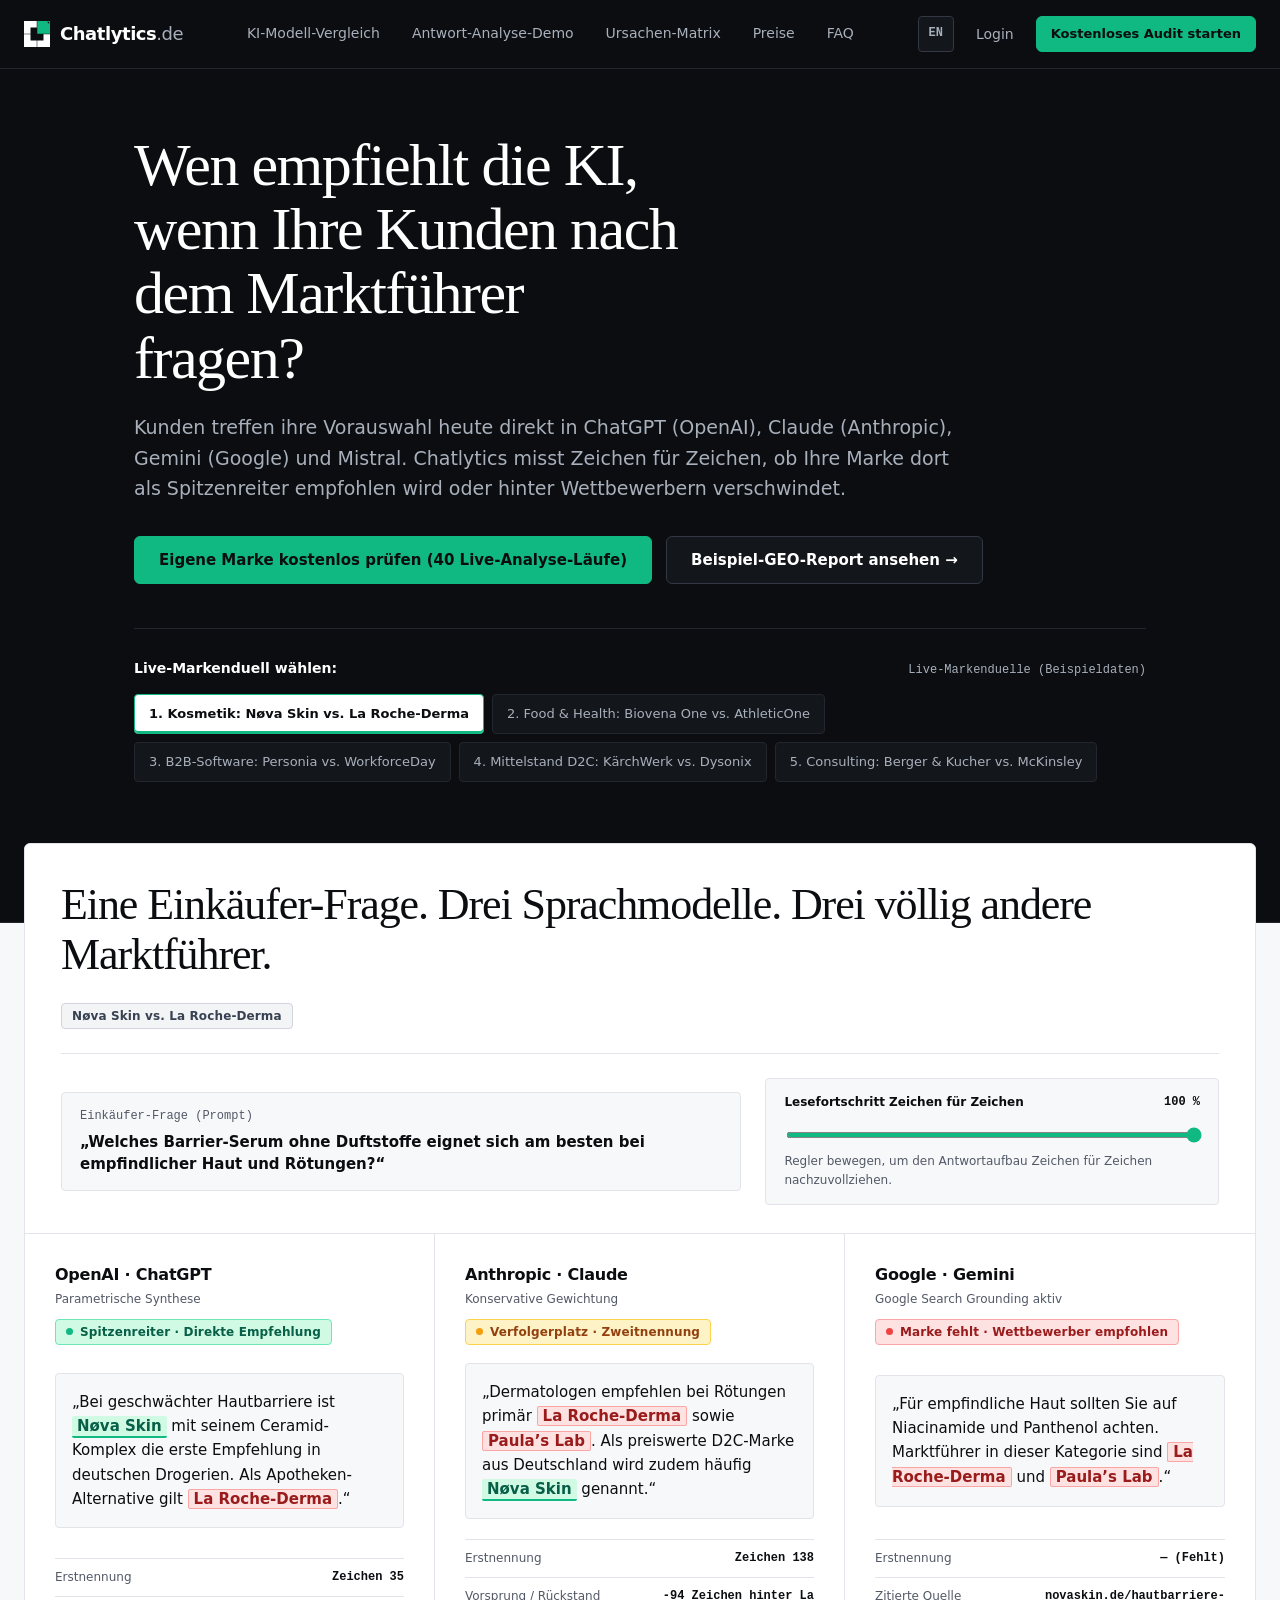
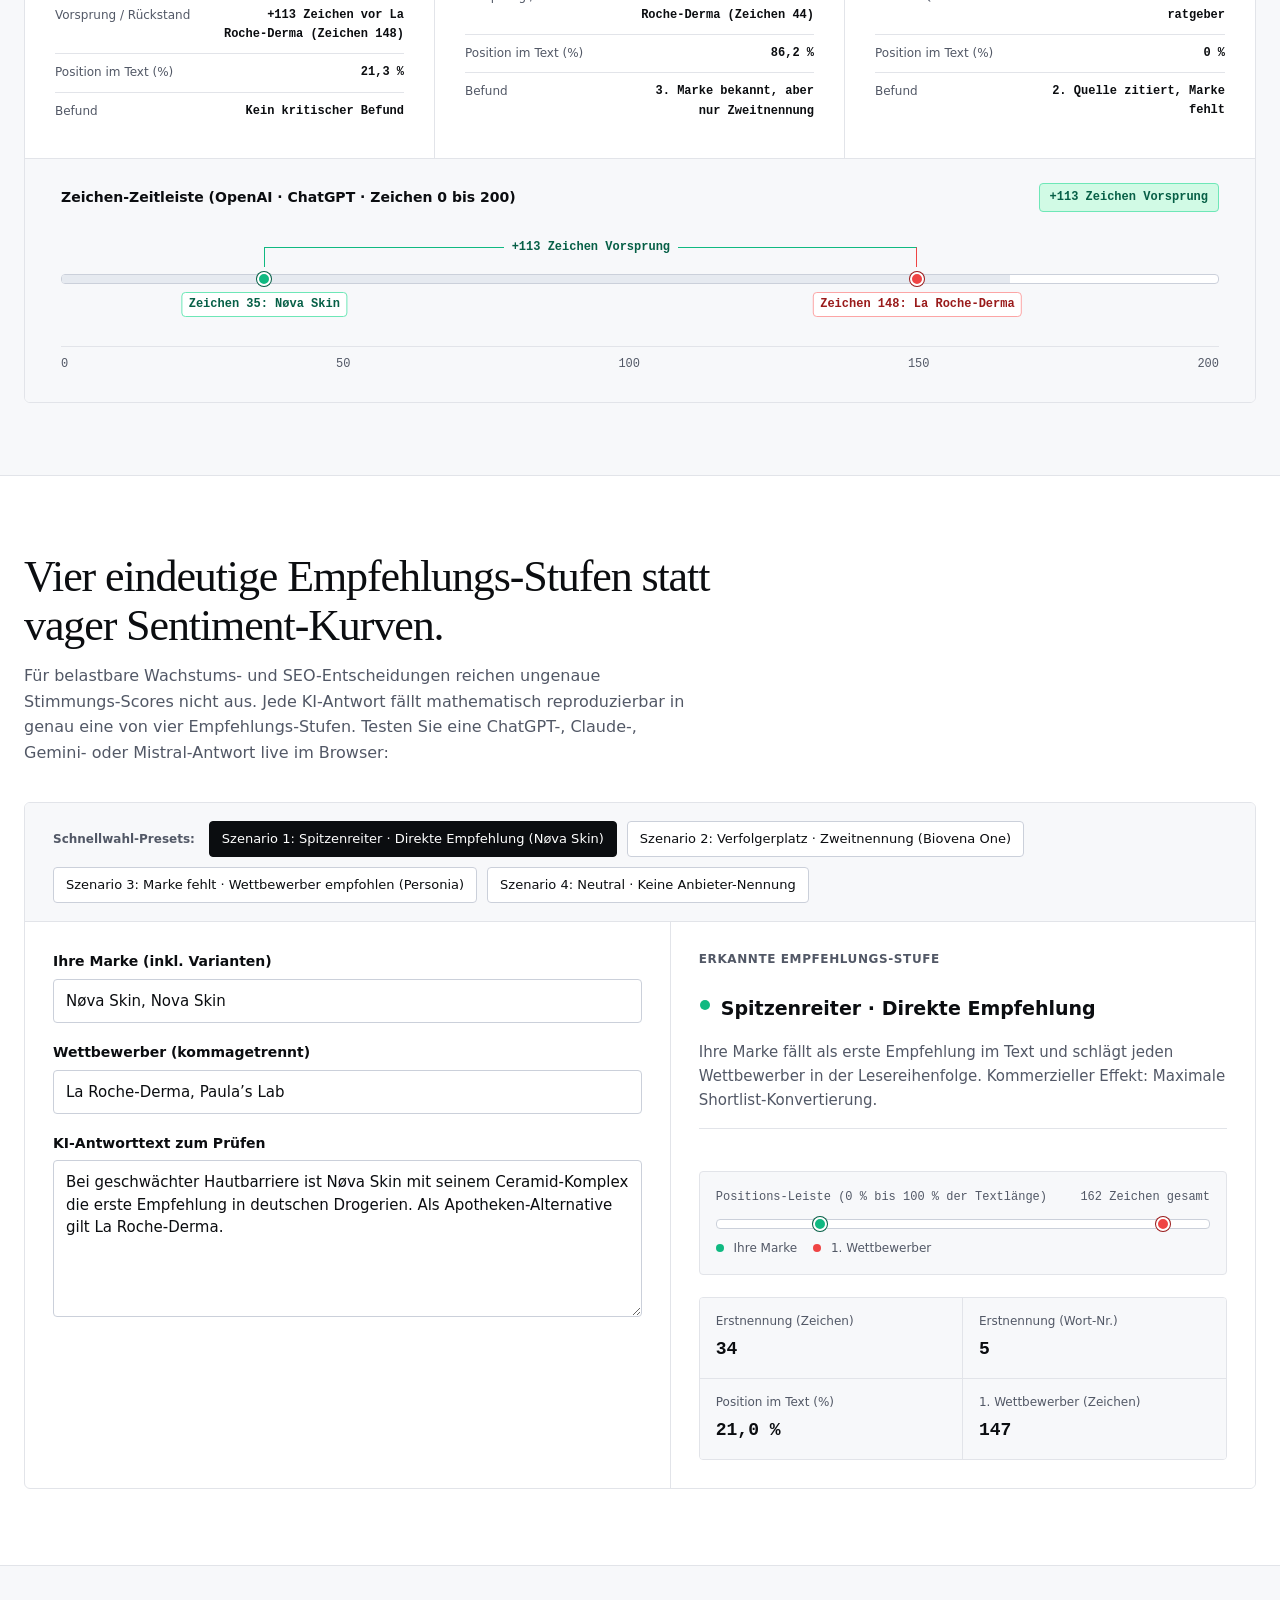
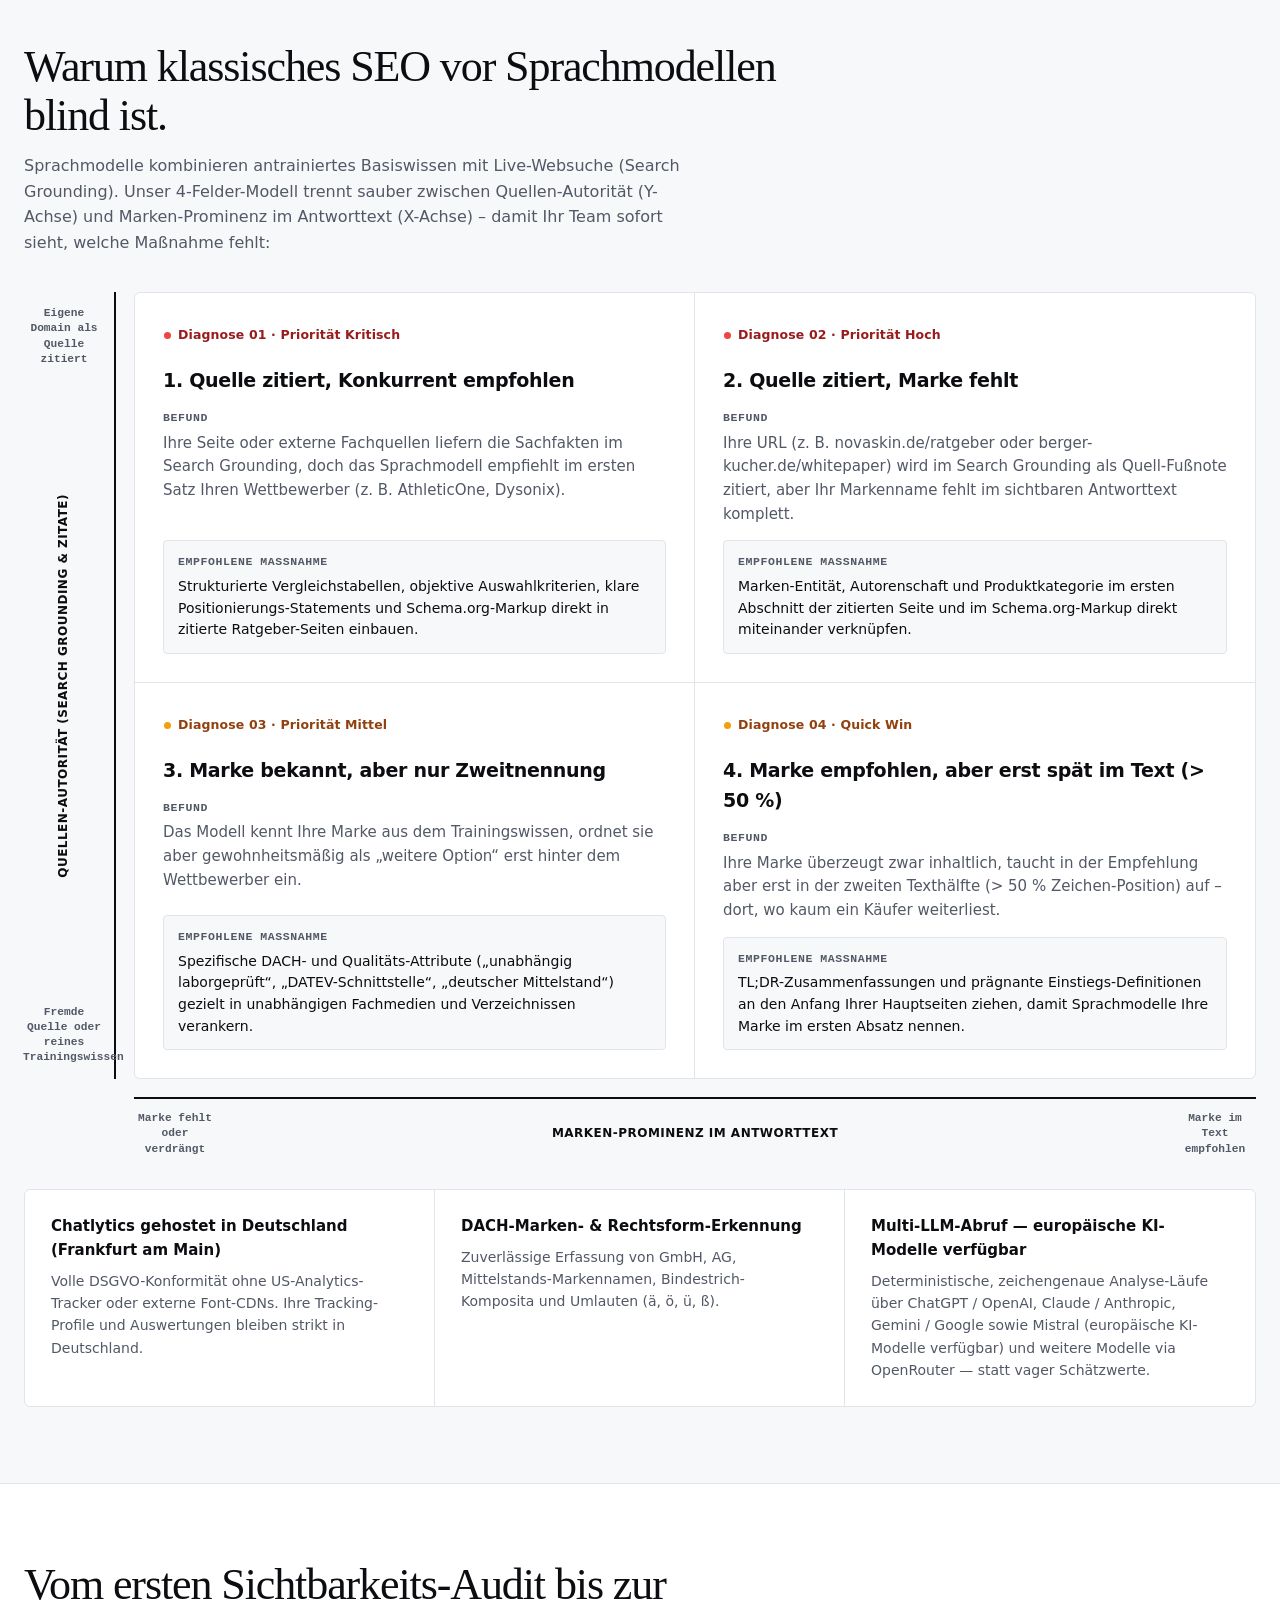
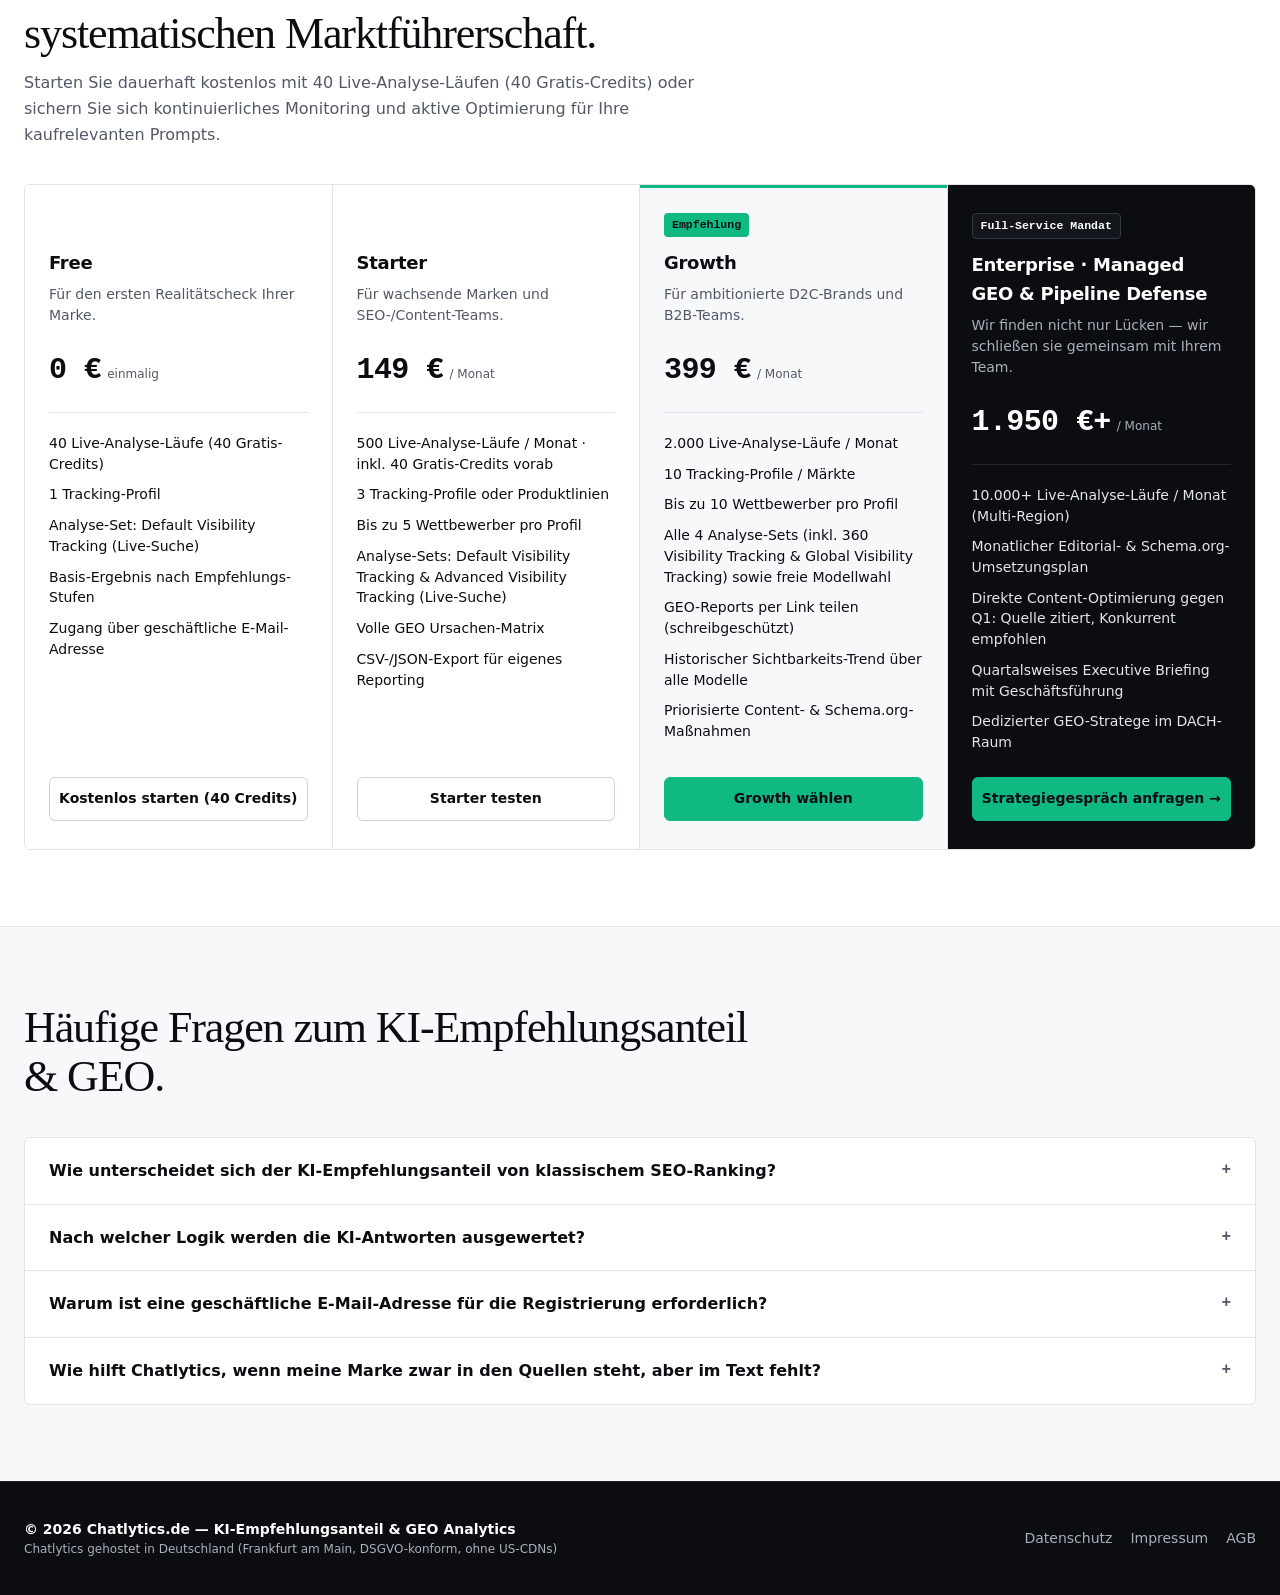
<file: index.html>
<!DOCTYPE html>
<html lang="de">
<head>
  <meta charset="UTF-8">
  <meta name="viewport" content="width=device-width, initial-scale=1.0, viewport-fit=cover">
  <meta name="description" content="Chatlytics.de — KI-Empfehlungsanteil & Generative Engine Optimization (GEO) Analyse-Plattform für Marken, Mittelstand und Beratungen im DACH-Raum.">
  <title>Chatlytics.de — KI-Empfehlungsanteil & GEO Intelligence</title>
  <link rel="icon" href="assets/favicon.svg" type="image/svg+xml">
  <link rel="stylesheet" href="assets/css/app.css">
</head>
<body>
  <a href="#main-content" class="skip-link">Direkt zum Inhalt springen</a>

  <!-- Sticky Navigation (Obsidian #0B0D10) -->
  <header class="navbar">
    <div class="container navbar-inner">
      <a href="index.html" class="logo" aria-label="Chatlytics.de Startseite">
        <svg class="logo-mark" width="26" height="26" viewBox="0 0 100 100" fill="none" aria-hidden="true">
          <g fill="currentColor">
            <path d="M0 0H49V25H25V49H0Z"/>
            <path d="M0 51H25V75H49V100H0Z"/>
            <path d="M51 75H75V51H100V100H51Z"/>
          </g>
          <path fill="#10B981" fill-rule="evenodd" d="M51 0H100V49H51ZM88.6 3.2H96.8V11.4Z"/>
        </svg>
        <span>Chatlytics<span class="logo-tld">.de</span></span>
      </a>

      <nav class="nav-links" aria-label="Hauptnavigation">
        <a href="#dossier" class="nav-link" data-i18n="nav.dossier">KI-Modell-Vergleich</a>
        <a href="#pruefstand" class="nav-link" data-i18n="nav.workbench">Antwort-Analyse-Demo</a>
        <a href="#matrix" class="nav-link" data-i18n="nav.matrix">Ursachen-Matrix</a>
        <a href="#preise" class="nav-link" data-i18n="nav.pricing">Preise</a>
        <a href="#faq" class="nav-link" data-i18n="nav.faq">FAQ</a>
      </nav>

      <div class="nav-actions">
        <button id="btn-lang-toggle" type="button" class="lang-toggle-btn" aria-label="Sprache wechseln">
          <span id="current-lang-label">EN</span>
        </button>
        <a href="#login" id="btn-open-login" class="nav-login-link" data-open-modal="auth" data-auth-mode="login" data-i18n="nav.login">Login</a>
        <button id="btn-open-signup" type="button" class="btn btn-primary btn-sm nav-signup-cta" data-open-modal="auth" data-auth-mode="signup" data-tier="free"><span class="nav-cta-full" data-i18n="nav.signup">Kostenloses Audit starten</span><span class="nav-cta-short" data-i18n="nav.signup_short">Audit starten</span></button>

        <button id="btn-mobile-menu" type="button" class="btn-mobile-menu" aria-label="Menü öffnen" aria-expanded="false" aria-controls="mobile-nav-drawer">
          <svg width="20" height="20" viewBox="0 0 20 20" fill="none" stroke="currentColor" stroke-width="1.75" aria-hidden="true">
            <path d="M3 5h14M3 10h14M3 15h14"/>
          </svg>
        </button>
      </div>
    </div>

    <div id="mobile-nav-drawer" class="mobile-nav-drawer" aria-hidden="true">
      <nav class="mobile-drawer-links container" aria-label="Mobile Navigation">
        <a href="#dossier" class="nav-link" data-i18n="nav.dossier">KI-Modell-Vergleich</a>
        <a href="#pruefstand" class="nav-link" data-i18n="nav.workbench">Antwort-Analyse-Demo</a>
        <a href="#matrix" class="nav-link" data-i18n="nav.matrix">Ursachen-Matrix</a>
        <a href="#preise" class="nav-link" data-i18n="nav.pricing">Preise</a>
        <a href="#faq" class="nav-link" data-i18n="nav.faq">FAQ</a>
        <button id="btn-mobile-report" type="button" class="btn btn-dark-outline btn-block" data-i18n="hero.cta_secondary">Beispiel-GEO-Report ansehen →</button>
        <button type="button" class="btn btn-dark-outline btn-block" data-open-modal="auth" data-auth-mode="login" data-i18n="nav.login">Login</button>
        <button type="button" class="btn btn-primary btn-block" data-open-modal="auth" data-auth-mode="signup" data-tier="free" data-i18n="nav.signup">Kostenloses Audit starten</button>
      </nav>
    </div>
  </header>

  <main id="main-content">
    <!-- SECTION 1: HERO STAGE (Obsidian #0B0D10) -->
    <section class="hero-stage">
      <div class="container hero-inner">
        <h1 class="hero-title" data-i18n="hero.title">Wen empfiehlt die KI, wenn Ihre Kunden nach dem Marktführer fragen?</h1>
        <p class="hero-subhead" data-i18n="hero.subtitle">
          Kunden treffen ihre Vorauswahl heute direkt in ChatGPT (OpenAI), Claude (Anthropic), Gemini (Google) und Mistral. Chatlytics misst Zeichen für Zeichen, ob Ihre Marke dort als Spitzenreiter empfohlen wird oder hinter Wettbewerbern verschwindet.
        </p>

        <div class="hero-cta-row">
          <button id="hero-btn-signup" type="button" class="btn btn-primary btn-lg" data-open-modal="auth" data-auth-mode="signup" data-tier="free" data-i18n="hero.cta_primary">Eigene Marke kostenlos prüfen (40 Live-Analyse-Läufe)</button>
          <button id="btn-open-report" type="button" class="btn btn-dark-outline btn-lg" data-i18n="hero.cta_secondary">Beispiel-GEO-Report ansehen →</button>
        </div>

        <!-- Interactive Switcher Bar controlling Section 2 in real time -->
        <div class="hero-switcher">
          <div class="hero-switcher-header">
            <span class="hero-switcher-label" data-i18n="hero.switcher_label">Live-Markenduell wählen:</span>
            <span class="hero-switcher-note" data-i18n="hero.switcher_note">Live-Markenduelle (Beispieldaten)</span>
          </div>
          <div class="industry-tabs" role="tablist" aria-label="Branchen-Beispiele für den KI-Modell-Vergleich">
            <button type="button" role="tab" aria-selected="true" class="industry-tab is-active" data-duel-tab="kosmetik">1. Kosmetik: Nøva Skin vs. La Roche-Derma</button>
            <button type="button" role="tab" aria-selected="false" class="industry-tab" data-duel-tab="food">2. Food &amp; Health: Biovena One vs. AthleticOne</button>
            <button type="button" role="tab" aria-selected="false" class="industry-tab" data-duel-tab="software">3. B2B-Software: Personia vs. WorkforceDay</button>
            <button type="button" role="tab" aria-selected="false" class="industry-tab" data-duel-tab="mittelstand">4. Mittelstand D2C: KärchWerk vs. Dysonix</button>
            <button type="button" role="tab" aria-selected="false" class="industry-tab" data-duel-tab="consulting">5. Consulting: Berger &amp; Kucher vs. McKinsley</button>
          </div>
        </div>
      </div>
    </section>

    <!-- SECTION 2: DAS INTERAKTIVE MARKEN-DOSSIER (#dossier) -->
    <section id="dossier" class="dossier-section">
      <div class="container">
        <div class="dossier-card">
          <header class="dossier-header">
            <div class="dossier-title-row">
              <div>
                <h2 class="section-title" data-i18n="dossier.title">Eine Einkäufer-Frage. Drei Sprachmodelle. Drei völlig andere Marktführer.</h2>
              </div>
              <span id="dossier-active-duel" class="badge badge-neutral">Nøva Skin vs. La Roche-Derma</span>
            </div>

            <div class="dossier-controls-bar">
              <div class="dossier-prompt-box">
                <div class="dossier-prompt-kicker" data-i18n="dossier.prompt_label">Einkäufer-Frage (Prompt)</div>
                <div id="dossier-prompt-text" class="dossier-prompt-text">„Welches Barrier-Serum ohne Duftstoffe eignet sich am besten bei empfindlicher Haut und Rötungen?“</div>
              </div>

              <div class="dossier-scrubber-box">
                <div class="scrubber-label-row">
                  <label for="dossier-scrubber" class="scrubber-label" data-i18n="dossier.scrubber_label">Lesefortschritt Zeichen für Zeichen</label>
                  <span id="dossier-scrubber-pct" class="scrubber-pct">100 %</span>
                </div>
                <input id="dossier-scrubber" type="range" class="dossier-range" min="0" max="100" step="1" value="100" aria-label="Lesefortschritt der Modellantworten von 0 bis 100 Prozent">
                <span class="scrubber-hint" data-i18n="dossier.scrubber_hint">Regler bewegen, um den Antwortaufbau Zeichen für Zeichen nachzuvollziehen.</span>
              </div>
            </div>
          </header>

          <!-- 3-Column Model Comparison -->
          <div class="model-grid">
            <!-- OpenAI · ChatGPT -->
            <article class="model-col">
              <div class="model-col-head">
                <div>
                  <h3 id="model-name-openai" class="model-name">OpenAI · ChatGPT</h3>
                  <div id="model-sub-openai" class="model-sub" data-i18n="dossier.openai_sub">Parametrische Synthese</div>
                </div>
                <span id="model-badge-openai" class="status-badge status-win">
                  <span class="status-dot" aria-hidden="true"></span>
                  <span>Spitzenreiter · Direkte Empfehlung</span>
                </span>
              </div>

              <div id="model-text-openai" class="model-response-box">
                „Bei geschwächter Hautbarriere ist <mark class="mark-brand">Nøva Skin</mark> mit seinem Ceramid-Komplex die erste Empfehlung in deutschen Drogerien. Als Apotheken-Alternative gilt <mark class="mark-comp">La Roche-Derma</mark>.“
              </div>

              <table class="model-metrics-table">
                <tbody>
                  <tr>
                    <th scope="row" data-i18n="dossier.col_first">Erstnennung</th>
                    <td id="model-first-openai">Zeichen 35</td>
                  </tr>
                  <tr>
                    <th scope="row" id="model-delta-head-openai" data-i18n="dossier.col_delta">Vorsprung / Rückstand</th>
                    <td id="model-delta-openai">+113 Zeichen vor La Roche-Derma (Zeichen 148)</td>
                  </tr>
                  <tr>
                    <th scope="row" data-i18n="dossier.col_rel">Position im Text (%)</th>
                    <td id="model-rel-openai">21,3 %</td>
                  </tr>
                  <tr>
                    <th scope="row" data-i18n="dossier.col_diag">Befund</th>
                    <td id="model-diag-openai">Kein kritischer Befund</td>
                  </tr>
                </tbody>
              </table>
            </article>

            <!-- Anthropic · Claude -->
            <article class="model-col">
              <div class="model-col-head">
                <div>
                  <h3 id="model-name-claude" class="model-name">Anthropic · Claude</h3>
                  <div id="model-sub-claude" class="model-sub" data-i18n="dossier.claude_sub">Konservative Gewichtung</div>
                </div>
                <span id="model-badge-claude" class="status-badge status-halo">
                  <span class="status-dot" aria-hidden="true"></span>
                  <span>Verfolgerplatz · Zweitnennung</span>
                </span>
              </div>

              <div id="model-text-claude" class="model-response-box">
                „Dermatologen empfehlen bei Rötungen primär <mark class="mark-comp">La Roche-Derma</mark> sowie <mark class="mark-comp">Paula’s Lab</mark>. Als preiswerte D2C-Marke aus Deutschland wird zudem häufig <mark class="mark-brand">Nøva Skin</mark> genannt.“
              </div>

              <table class="model-metrics-table">
                <tbody>
                  <tr>
                    <th scope="row" data-i18n="dossier.col_first">Erstnennung</th>
                    <td id="model-first-claude">Zeichen 138</td>
                  </tr>
                  <tr>
                    <th scope="row" id="model-delta-head-claude" data-i18n="dossier.col_delta">Vorsprung / Rückstand</th>
                    <td id="model-delta-claude">-94 Zeichen hinter La Roche-Derma (Zeichen 44)</td>
                  </tr>
                  <tr>
                    <th scope="row" data-i18n="dossier.col_rel">Position im Text (%)</th>
                    <td id="model-rel-claude">86,2 %</td>
                  </tr>
                  <tr>
                    <th scope="row" data-i18n="dossier.col_diag">Befund</th>
                    <td id="model-diag-claude">3. Marke bekannt, aber nur Zweitnennung</td>
                  </tr>
                </tbody>
              </table>
            </article>

            <!-- Google · Gemini -->
            <article class="model-col">
              <div class="model-col-head">
                <div>
                  <h3 id="model-name-gemini" class="model-name">Google · Gemini</h3>
                  <div id="model-sub-gemini" class="model-sub" data-i18n="dossier.gemini_sub">Google Search Grounding aktiv</div>
                </div>
                <span id="model-badge-gemini" class="status-badge status-loss">
                  <span class="status-dot" aria-hidden="true"></span>
                  <span>Marke fehlt · Wettbewerber empfohlen</span>
                </span>
              </div>

              <div id="model-text-gemini" class="model-response-box">
                „Für empfindliche Haut sollten Sie auf Niacinamide und Panthenol achten. Marktführer in dieser Kategorie sind <mark class="mark-comp">La Roche-Derma</mark> und <mark class="mark-comp">Paula’s Lab</mark>.“
              </div>

              <table class="model-metrics-table">
                <tbody>
                  <tr>
                    <th scope="row" data-i18n="dossier.col_first">Erstnennung</th>
                    <td id="model-first-gemini">— (Ausgelassen)</td>
                  </tr>
                  <tr>
                    <th scope="row" id="model-delta-head-gemini" data-i18n="dossier.col_source">Zitierte Quelle</th>
                    <td id="model-delta-gemini">novaskin.de/hautbarriere-ratgeber</td>
                  </tr>
                  <tr>
                    <th scope="row" data-i18n="dossier.col_rel">Position im Text (%)</th>
                    <td id="model-rel-gemini">0 %</td>
                  </tr>
                  <tr>
                    <th scope="row" data-i18n="dossier.col_diag">Befund</th>
                    <td id="model-diag-gemini">2. Quelle zitiert, Marke fehlt</td>
                  </tr>
                </tbody>
              </table>
            </article>
          </div>

          <!-- Synchronized Character Timeline (0..200 based on OpenAI · ChatGPT) -->
          <div class="dossier-timeline">
            <div class="timeline-top-row">
              <span class="timeline-heading" data-i18n="dossier.timeline_title">Zeichen-Zeitleiste (OpenAI · ChatGPT · Zeichen 0 bis 200)</span>
              <span id="timeline-lead-pill" class="timeline-lead-pill">+113 Zeichen Vorsprung</span>
            </div>

            <div class="timeline-track-wrap">
              <div class="timeline-track">
                <div id="timeline-progress-fill" class="timeline-progress-fill" style="width: 82%;"></div>

                <div id="timeline-bracket" class="timeline-bracket" style="left: 17.5%; width: 56.5%;">
                  <span id="timeline-bracket-label" class="timeline-bracket-label">+113 Zeichen Vorsprung</span>
                </div>

                <div id="timeline-pin-brand" class="timeline-pin timeline-pin-brand" style="left: 17.5%;">
                  <span id="timeline-pin-brand-label" class="timeline-pin-tag">Zeichen 35: Nøva Skin</span>
                </div>

                <div id="timeline-pin-comp" class="timeline-pin timeline-pin-comp" style="left: 74%;">
                  <span id="timeline-pin-comp-label" class="timeline-pin-tag">Zeichen 148: La Roche-Derma</span>
                </div>
              </div>
            </div>

            <div class="timeline-scale-ticks">
              <span>0</span>
              <span>50</span>
              <span>100</span>
              <span>150</span>
              <span>200</span>
            </div>

            <div class="timeline-mobile-legend" aria-label="Marken-Positionen auf der Zeitleiste">
              <div class="timeline-mobile-legend-item">
                <span class="timeline-legend-dot is-brand" aria-hidden="true"></span>
                <span id="timeline-mobile-brand" class="font-mono">Zeichen 35: Nøva Skin</span>
              </div>
              <div class="timeline-mobile-legend-item">
                <span class="timeline-legend-dot is-comp" aria-hidden="true"></span>
                <span id="timeline-mobile-comp" class="font-mono">Zeichen 148: La Roche-Derma</span>
              </div>
            </div>
          </div>
        </div>
      </div>
    </section>

    <!-- SECTION 3: LIVE-ANTWORT-PRÜFSTAND (#pruefstand) -->
    <section id="pruefstand" class="section-light section-paper">
      <div class="container">
        <div class="section-header">
          <h2 class="section-title" data-i18n="workbench.title">Vier eindeutige Empfehlungs-Stufen statt vager Sentiment-Kurven.</h2>
          <p class="section-subhead" data-i18n="workbench.subtitle">
            Für belastbare Wachstums- und SEO-Entscheidungen reichen ungenaue Stimmungs-Scores nicht aus. Jede KI-Antwort fällt mathematisch reproduzierbar in genau eine von vier Empfehlungs-Stufen. Testen Sie eine ChatGPT-, Claude-, Gemini- oder Mistral-Antwort live im Browser:
          </p>
        </div>

        <div class="workbench-card">
          <div class="preset-bar">
            <span class="preset-bar-label" data-i18n="workbench.presets_label">Schnellwahl-Presets:</span>
            <button type="button" class="preset-btn is-active" data-preset="s1" data-i18n="workbench.preset_1">Szenario 1: Spitzenreiter · Direkte Empfehlung (Nøva Skin)</button>
            <button type="button" class="preset-btn" data-preset="s2" data-i18n="workbench.preset_2">Szenario 2: Verfolgerplatz · Zweitnennung (Biovena One)</button>
            <button type="button" class="preset-btn" data-preset="s3" data-i18n="workbench.preset_3">Szenario 3: Marke fehlt · Wettbewerber empfohlen (Personia)</button>
            <button type="button" class="preset-btn" data-preset="s4" data-i18n="workbench.preset_4">Szenario 4: Neutral · Keine Anbieter-Nennung</button>
          </div>

          <div class="workbench-grid">
            <!-- Left Side: Inputs -->
            <div class="workbench-inputs">
              <div class="form-group">
                <label for="wb-brand" class="form-label" data-i18n="workbench.brand_label">Ihre Marke (inkl. Varianten)</label>
                <input id="wb-brand" type="text" class="form-input" value="Müller Holzbau, Mueller Holzbau GmbH">
              </div>

              <div class="form-group">
                <label for="wb-competitors" class="form-label" data-i18n="workbench.competitors_label">Wettbewerber (kommagetrennt)</label>
                <input id="wb-competitors" type="text" class="form-input" value="WeberHaus, SchwörerHaus">
              </div>

              <div class="form-group">
                <label for="wb-text" class="form-label" data-i18n="workbench.text_label">KI-Antworttext zum Prüfen</label>
                <textarea id="wb-text" class="form-textarea" rows="6">Im süddeutschen Gewerbebau gilt die Mueller Holzbau GmbH als erste Adresse für hybride Holz-Beton-Konstruktionen. Alternativen wie WeberHaus bedienen vor allem den privaten Hausbau.</textarea>
              </div>
            </div>

            <!-- Right Side: Live Output -->
            <div class="workbench-output">
              <div class="output-top">
                <div class="output-kicker" data-i18n="workbench.result_label">Erkannte Empfehlungs-Stufe</div>
                <div class="wb-result-heading-row">
                  <span id="wb-badge" class="status-badge status-win wb-status-dot-badge" aria-hidden="true">
                    <span class="status-dot"></span>
                  </span>
                  <h3 id="wb-result-title" class="result-title">Spitzenreiter · Direkte Empfehlung</h3>
                </div>
                <p id="wb-result-desc" class="result-desc">Ihre Marke wird vor jedem Wettbewerber empfohlen und besetzt den entscheidenden ersten Anker.</p>
              </div>

              <div class="pos-bar-panel">
                <div class="pos-bar-head">
                  <span data-i18n="workbench.pos_bar_label">Positions-Leiste (0 % bis 100 % der Textlänge)</span>
                  <span id="wb-text-length">182 Zeichen gesamt</span>
                </div>
                <div class="pos-bar-track">
                  <div id="wb-pin-brand" class="pos-pin pos-pin-brand" style="left: 24%;" title="Eigene Marke"></div>
                  <div id="wb-pin-comp" class="pos-pin pos-pin-comp" style="left: 77%;" title="Erster Wettbewerber"></div>
                </div>
                <div class="pos-bar-legend">
                  <span><i class="legend-dot-inline" style="background: var(--status-win-dot);" aria-hidden="true"></i> <span data-i18n="workbench.legend_brand">Ihre Marke</span></span>
                  <span><i class="legend-dot-inline" style="background: var(--status-loss-dot);" aria-hidden="true"></i> <span data-i18n="workbench.legend_comp">1. Wettbewerber</span></span>
                </div>
              </div>

              <div class="metrics-4-grid">
                <div class="metric-box">
                  <div class="metric-box-label" data-i18n="workbench.metric_char">Erstnennung (Zeichen)</div>
                  <div id="wb-char" class="metric-box-val">39</div>
                </div>
                <div class="metric-box">
                  <div class="metric-box-label" data-i18n="workbench.metric_word">Erstnennung (Wort-Nr.)</div>
                  <div id="wb-word" class="metric-box-val">6</div>
                </div>
                <div class="metric-box">
                  <div class="metric-box-label" data-i18n="workbench.metric_rel">Position im Text (%)</div>
                  <div id="wb-rel" class="metric-box-val">21,4 %</div>
                </div>
                <div class="metric-box">
                  <div class="metric-box-label" data-i18n="workbench.metric_comp">1. Wettbewerber (Zeichen)</div>
                  <div id="wb-comp" class="metric-box-val">138</div>
                </div>
              </div>
            </div>
          </div>
        </div>
      </div>
    </section>

    <!-- SECTION 4: DIE 4-QUADRANTEN URSACHEN- & MASSNAHMEN-MATRIX (#matrix) -->
    <section id="matrix" class="section-light section-alabaster">
      <div class="container">
        <div class="section-header">
          <h2 class="section-title" data-i18n="matrix.title">Warum klassisches SEO vor Sprachmodellen blind ist.</h2>
          <p class="section-subhead" data-i18n="matrix.subtitle">
            Sprachmodelle kombinieren antrainiertes Basiswissen mit Live-Websuche (Search Grounding). Unser 4-Felder-Modell trennt sauber zwischen Quellen-Autorität (Y-Achse) und Marken-Prominenz im Antworttext (X-Achse) – damit Ihr Team sofort sieht, welche Maßnahme fehlt:
          </p>
        </div>

        <div class="matrix-coordinate-frame">
          <!-- Y Axis -->
          <div class="matrix-y-axis">
            <span class="axis-tick-label" data-i18n="matrix.y_high">Eigene Domain als Quelle zitiert</span>
            <span class="axis-main-title-y" data-i18n="matrix.y_title">Quellen-Autorität (Search Grounding &amp; Zitate)</span>
            <span class="axis-tick-label" data-i18n="matrix.y_low">Fremde Quelle oder reines Trainingswissen</span>
          </div>

          <!-- 2x2 Quadrant Grid -->
          <div class="matrix-2x2-grid">
            <!-- Q1 (Top Left: High Citation Authority / Low Text Prominence) -->
            <article class="matrix-quad">
              <div class="quad-meta">
                <span class="status-badge status-loss">
                  <span class="status-dot" aria-hidden="true"></span>
                  <span data-i18n="matrix.q1_badge">Diagnose 01 · Priorität Kritisch</span>
                </span>
              </div>
              <h3 class="quad-title" data-i18n="matrix.q1_title">1. Quelle zitiert, Konkurrent empfohlen</h3>
              <div>
                <span class="quad-block-label" data-i18n="matrix.label_problem">Befund</span>
                <p class="quad-text" data-i18n="matrix.q1_problem">
                  Ihre Seite oder externe Fachquellen liefern die Sachfakten im Search Grounding, doch das Sprachmodell empfiehlt im ersten Satz Ihren Wettbewerber (z. B. AthleticOne, Dysonix).
                </p>
              </div>
              <div class="quad-lever">
                <span class="quad-block-label" data-i18n="matrix.label_lever">Empfohlene Maßnahme</span>
                <p class="quad-text" data-i18n="matrix.q1_lever">
                  Strukturierte Vergleichstabellen, objektive Auswahlkriterien, klare Positionierungs-Statements und Schema.org-Markup direkt in zitierte Ratgeber-Seiten einbauen.
                </p>
              </div>
            </article>

            <!-- Q2 (Top Right: High Citation / Zero Brand Mention) -->
            <article class="matrix-quad">
              <div class="quad-meta">
                <span class="status-badge status-loss">
                  <span class="status-dot" aria-hidden="true"></span>
                  <span data-i18n="matrix.q2_badge">Diagnose 02 · Priorität Hoch</span>
                </span>
              </div>
              <h3 class="quad-title" data-i18n="matrix.q2_title">2. Quelle zitiert, Marke fehlt</h3>
              <div>
                <span class="quad-block-label" data-i18n="matrix.label_problem">Befund</span>
                <p class="quad-text" data-i18n="matrix.q2_problem">
                  Ihre URL (z. B. novaskin.de/ratgeber oder berger-kucher.de/whitepaper) wird im Search Grounding als Quell-Fußnote zitiert, aber Ihr Markenname fehlt im sichtbaren Antworttext komplett.
                </p>
              </div>
              <div class="quad-lever">
                <span class="quad-block-label" data-i18n="matrix.label_lever">Empfohlene Maßnahme</span>
                <p class="quad-text" data-i18n="matrix.q2_lever">
                  Marken-Entität, Autorenschaft und Produktkategorie im ersten Abschnitt der zitierten Seite und im Schema.org-Markup direkt miteinander verknüpfen.
                </p>
              </div>
            </article>

            <!-- Q3 (Bottom Left: Competitor Always First) -->
            <article class="matrix-quad">
              <div class="quad-meta">
                <span class="status-badge status-halo">
                  <span class="status-dot" aria-hidden="true"></span>
                  <span data-i18n="matrix.q3_badge">Diagnose 03 · Priorität Mittel</span>
                </span>
              </div>
              <h3 class="quad-title" data-i18n="matrix.q3_title">3. Marke bekannt, aber nur Zweitnennung</h3>
              <div>
                <span class="quad-block-label" data-i18n="matrix.label_problem">Befund</span>
                <p class="quad-text" data-i18n="matrix.q3_problem">
                  Das Modell kennt Ihre Marke aus dem Trainingswissen, ordnet sie aber gewohnheitsmäßig als „weitere Option“ erst hinter dem Wettbewerber ein.
                </p>
              </div>
              <div class="quad-lever">
                <span class="quad-block-label" data-i18n="matrix.label_lever">Empfohlene Maßnahme</span>
                <p class="quad-text" data-i18n="matrix.q3_lever">
                  Spezifische DACH- und Qualitäts-Attribute („unabhängig laborgeprüft“, „DATEV-Schnittstelle“, „deutscher Mittelstand“) gezielt in unabhängigen Fachmedien und Verzeichnissen verankern.
                </p>
              </div>
            </article>

            <!-- Q4 (Bottom Right: Late Offset) -->
            <article class="matrix-quad">
              <div class="quad-meta">
                <span class="status-badge status-halo">
                  <span class="status-dot" aria-hidden="true"></span>
                  <span data-i18n="matrix.q4_badge">Diagnose 04 · Quick Win</span>
                </span>
              </div>
              <h3 class="quad-title" data-i18n="matrix.q4_title">4. Marke empfohlen, aber erst spät im Text (&gt; 50 %)</h3>
              <div>
                <span class="quad-block-label" data-i18n="matrix.label_problem">Befund</span>
                <p class="quad-text" data-i18n="matrix.q4_problem">
                  Ihre Marke überzeugt zwar inhaltlich, taucht in der Empfehlung aber erst in der zweiten Texthälfte (&gt; 50 % Zeichen-Position) auf – dort, wo kaum ein Käufer weiterliest.
                </p>
              </div>
              <div class="quad-lever">
                <span class="quad-block-label" data-i18n="matrix.label_lever">Empfohlene Maßnahme</span>
                <p class="quad-text" data-i18n="matrix.q4_lever">
                  TL;DR-Zusammenfassungen und prägnante Einstiegs-Definitionen an den Anfang Ihrer Hauptseiten ziehen, damit Sprachmodelle Ihre Marke im ersten Absatz nennen.
                </p>
              </div>
            </article>
          </div>

          <!-- X Axis -->
          <div class="matrix-x-axis">
            <span class="axis-tick-label" data-i18n="matrix.x_low">Marke fehlt oder verdrängt</span>
            <span class="axis-main-title-x" data-i18n="matrix.x_title">Marken-Prominenz im Antworttext</span>
            <span class="axis-tick-label" data-i18n="matrix.x_high">Marke im Text empfohlen</span>
          </div>
        </div>

        <!-- 3 Trust & Infrastructure Pillars -->
        <div class="trust-pillars-grid">
          <div class="trust-pillar">
            <h3 class="trust-pillar-title" data-i18n="pillar.1_title">Chatlytics gehostet in Deutschland (Frankfurt am Main)</h3>
            <p class="trust-pillar-desc" data-i18n="pillar.1_desc">
              Volle DSGVO-Konformität ohne US-Analytics-Tracker oder externe Font-CDNs. Ihre Tracking-Profile und Auswertungen bleiben strikt in Deutschland.
            </p>
          </div>
          <div class="trust-pillar">
            <h3 class="trust-pillar-title" data-i18n="pillar.2_title">DACH-Marken- &amp; Rechtsform-Erkennung</h3>
            <p class="trust-pillar-desc" data-i18n="pillar.2_desc">
              Zuverlässige Erfassung von GmbH, AG, Mittelstands-Markennamen, Bindestrich-Komposita und Umlauten (ä, ö, ü, ß).
            </p>
          </div>
          <div class="trust-pillar">
            <h3 class="trust-pillar-title" data-i18n="pillar.3_title">Multi-LLM-Abruf — europäische KI-Modelle verfügbar</h3>
            <p class="trust-pillar-desc" data-i18n="pillar.3_desc">
              Deterministische, zeichengenaue Analyse-Läufe über ChatGPT / OpenAI, Claude / Anthropic, Gemini / Google sowie Mistral (europäische KI-Modelle verfügbar) und weitere Modelle via OpenRouter — statt vager Schätzwerte.
            </p>
          </div>
        </div>
      </div>
    </section>

    <!-- SECTION 5: PREISMODELL & MANDATE (#preise) -->
    <section id="preise" class="section-light section-paper">
      <div class="container">
        <div class="section-header">
          <h2 class="section-title" data-i18n="pricing.title">Vom ersten Sichtbarkeits-Audit bis zur systematischen Marktführerschaft.</h2>
          <p class="section-subhead" data-i18n="pricing.subtitle">
            Starten Sie dauerhaft kostenlos mit 40 Live-Analyse-Läufen (40 Gratis-Credits) oder sichern Sie sich kontinuierliches Monitoring und aktive Optimierung für Ihre kaufrelevanten Prompts.
          </p>
        </div>

        <div class="pricing-grid">
          <!-- Tier 1: Free -->
          <article class="pricing-card" data-plan-card="free">
            <div class="tier-top-badge">&nbsp;</div>
            <h3 class="tier-name" data-i18n="pricing.free.name">Free</h3>
            <p class="tier-sub" data-i18n="pricing.free.desc">Für den ersten Realitätscheck Ihrer Marke.</p>
            <div class="tier-price-row">
              <span class="tier-price-val">0 €</span>
              <span class="tier-price-period" data-i18n="pricing.free.period">einmalig</span>
            </div>
            <ul class="pricing-features">
              <li data-i18n="pricing.free.feat_1">40 Live-Analyse-Läufe (40 Gratis-Credits)</li>
              <li data-i18n="pricing.free.feat_2">1 Tracking-Profil</li>
              <li data-i18n="pricing.free.feat_3">Analyse-Set: Default Visibility Tracking (Live-Suche)</li>
              <li data-i18n="pricing.free.feat_4">Basis-Ergebnis nach Empfehlungs-Stufen</li>
              <li data-i18n="pricing.free.feat_5">Zugang über geschäftliche E-Mail-Adresse</li>
            </ul>
            <button type="button" class="btn btn-outline btn-block" data-open-modal="auth" data-auth-mode="signup" data-tier="free" data-i18n="pricing.free.cta">Kostenlos starten (40 Credits)</button>
          </article>

          <!-- Tier 2: Starter -->
          <article class="pricing-card" data-plan-card="starter">
            <div class="tier-top-badge">&nbsp;</div>
            <h3 class="tier-name" data-i18n="pricing.starter.name">Starter</h3>
            <p class="tier-sub" data-i18n="pricing.starter.desc">Für wachsende Marken und SEO-/Content-Teams.</p>
            <div class="tier-price-row">
              <span class="tier-price-val">149 €</span>
              <span class="tier-price-period" data-i18n="pricing.per_month">/ Monat</span>
            </div>
            <ul class="pricing-features">
              <li data-i18n="pricing.starter.feat_1">500 Live-Analyse-Läufe / Monat · inkl. 40 Gratis-Credits vorab</li>
              <li data-i18n="pricing.starter.feat_2">3 Tracking-Profile oder Produktlinien</li>
              <li data-i18n="pricing.starter.feat_3">Bis zu 5 Wettbewerber pro Profil</li>
              <li data-i18n="pricing.starter.feat_4">Analyse-Sets: Default Visibility Tracking &amp; Advanced Visibility Tracking (Live-Suche)</li>
              <li data-i18n="pricing.starter.feat_5">Volle GEO Ursachen-Matrix</li>
              <li data-i18n="pricing.starter.feat_6">CSV-/JSON-Export für eigenes Reporting</li>
            </ul>
            <button type="button" class="btn btn-outline btn-block" data-open-modal="auth" data-auth-mode="signup" data-tier="starter" data-i18n="pricing.starter.cta">Starter testen</button>
          </article>

          <!-- Tier 3: Growth (Featured) -->
          <article class="pricing-card pricing-card-featured" data-plan-card="growth">
            <div class="tier-top-badge" data-i18n="pricing.growth.badge">Empfehlung</div>
            <h3 class="tier-name" data-i18n="pricing.growth.name">Growth</h3>
            <p class="tier-sub" data-i18n="pricing.growth.desc">Für ambitionierte D2C-Brands und B2B-Teams.</p>
            <div class="tier-price-row">
              <span class="tier-price-val">399 €</span>
              <span class="tier-price-period" data-i18n="pricing.per_month">/ Monat</span>
            </div>
            <ul class="pricing-features">
              <li data-i18n="pricing.growth.feat_1">2.000 Live-Analyse-Läufe / Monat</li>
              <li data-i18n="pricing.growth.feat_2">10 Tracking-Profile / Märkte</li>
              <li data-i18n="pricing.growth.feat_3">Bis zu 10 Wettbewerber pro Profil</li>
              <li data-i18n="pricing.growth.feat_4">Alle 4 Analyse-Sets (inkl. 360 Visibility Tracking &amp; Global Visibility Tracking) sowie freie Modellwahl</li>
              <li data-i18n="pricing.growth.feat_5">GEO-Reports per Link teilen (schreibgeschützt)</li>
              <li data-i18n="pricing.growth.feat_6">Historischer Sichtbarkeits-Trend über alle Modelle</li>
              <li data-i18n="pricing.growth.feat_7">Priorisierte Content- &amp; Schema.org-Maßnahmen</li>
            </ul>
            <button type="button" class="btn btn-primary btn-block" data-open-modal="auth" data-auth-mode="signup" data-tier="growth" data-i18n="pricing.growth.cta">Growth wählen</button>
          </article>

          <!-- Tier 4: Managed GEO & Pipeline Defense (Obsidian Contrast) -->
          <article class="pricing-card pricing-card-obsidian" data-plan-card="enterprise_managed">
            <div class="tier-top-badge" data-i18n="pricing.managed.badge">Full-Service Mandat</div>
            <h3 class="tier-name" data-i18n="pricing.managed.name">Enterprise · Managed GEO &amp; Pipeline Defense</h3>
            <p class="tier-sub" data-i18n="pricing.managed.desc">Wir finden nicht nur Lücken — wir schließen sie gemeinsam mit Ihrem Team.</p>
            <div class="tier-price-row">
              <span class="tier-price-val">1.950 €+</span>
              <span class="tier-price-period" data-i18n="pricing.per_month">/ Monat</span>
            </div>
            <ul class="pricing-features">
              <li data-i18n="pricing.managed.feat_1">10.000+ Live-Analyse-Läufe / Monat (Multi-Region)</li>
              <li data-i18n="pricing.managed.feat_2">Monatlicher Editorial- &amp; Schema.org-Umsetzungsplan</li>
              <li data-i18n="pricing.managed.feat_3">Direkte Content-Optimierung gegen Q1: Quelle zitiert, Konkurrent empfohlen</li>
              <li data-i18n="pricing.managed.feat_4">Quartalsweises Executive Briefing mit Geschäftsführung</li>
              <li data-i18n="pricing.managed.feat_5">Dedizierter GEO-Stratege im DACH-Raum</li>
            </ul>
            <button id="btn-open-strategy" type="button" class="btn btn-primary btn-block" data-i18n="pricing.managed.cta">Strategiegespräch anfragen →</button>
          </article>
        </div>
      </div>
    </section>

    <!-- SECTION 6: FAQ & TRUST-ABSCHLUSS (#faq) -->
    <section id="faq" class="section-light section-alabaster">
      <div class="container">
        <div class="section-header">
          <h2 class="section-title" data-i18n="faq.title">Häufige Fragen zum KI-Empfehlungsanteil &amp; GEO.</h2>
        </div>

        <div class="faq-list">
          <details class="faq-item">
            <summary class="faq-question">
              <span data-i18n="faq.q1">Wie unterscheidet sich der KI-Empfehlungsanteil von klassischem SEO-Ranking?</span>
              <span class="faq-chevron" aria-hidden="true">+</span>
            </summary>
            <div class="faq-answer" data-i18n="faq.a1">
              Suchmaschinen liefern zehn blaue Links; Sprachmodelle verdichten den Markt auf eine einzige Empfehlung. Selbst wenn Ihre Website bei Google auf Platz 1 rankt, kann ChatGPT / OpenAI, Claude / Anthropic oder Gemini / Google im Antworttext Ihren Wettbewerber als Marktführer nennen. Chatlytics misst reproduzierbar, ob Ihre Marke genannt wird, an welcher Zeichen-Position sie erscheint und welche Quellen die Antwort speisen.
            </div>
          </details>

          <details class="faq-item">
            <summary class="faq-question">
              <span data-i18n="faq.q2">Nach welcher Logik werden die KI-Antworten ausgewertet?</span>
              <span class="faq-chevron" aria-hidden="true">+</span>
            </summary>
            <div class="faq-answer" data-i18n="faq.a2">
              Im Gegensatz zu schwammigen Stimmungs-Scores arbeitet Chatlytics rein positions- und faktenbasiert. Jede Antwort wird eindeutig einer von vier Stufen zugeordnet: Spitzenreiter · Direkte Empfehlung (Ihre Marke fällt vor allen Wettbewerbern), Verfolgerplatz · Zweitnennung (ein Wettbewerber wird zuerst genannt), Marke fehlt · Wettbewerber empfohlen (nur Konkurrenten werden genannt) oder Neutral · Keine Anbieter-Nennung (keine Anbieter genannt).
            </div>
          </details>

          <details class="faq-item">
            <summary class="faq-question">
              <span data-i18n="faq.q3">Warum ist eine geschäftliche E-Mail-Adresse für die Registrierung erforderlich?</span>
              <span class="faq-chevron" aria-hidden="true">+</span>
            </summary>
            <div class="faq-answer" data-i18n="faq.a3">
              Jeder Test-Account verbraucht echte Rechenkapazität über offizielle Schnittstellen für ChatGPT / OpenAI, Claude / Anthropic, Gemini / Google und Mistral (europäische KI-Modelle verfügbar; Chatlytics gehostet in Deutschland). Die Verifizierung über Firmendomains verhindert Missbrauch und sichert dauerhaft schnelle Analyse-Zeiten für unsere Unternehmenskunden.
            </div>
          </details>

          <details class="faq-item">
            <summary class="faq-question">
              <span data-i18n="faq.q4">Wie hilft Chatlytics, wenn meine Marke zwar in den Quellen steht, aber im Text fehlt?</span>
              <span class="faq-chevron" aria-hidden="true">+</span>
            </summary>
            <div class="faq-answer" data-i18n="faq.a4">
              Unser Diagnose-Modul markiert diesen Fall automatisch als „2. Quelle zitiert, Marke fehlt“ oder „1. Quelle zitiert, Konkurrent empfohlen“. Sie erhalten eine präzise Liste der betroffenen URLs Ihrer Website und konkrete Handlungsempfehlungen, um Ihre Marke direkt mit dem Antwortkern zu verknüpfen.
            </div>
          </details>
        </div>
      </div>
    </section>
  </main>

  <!-- FOOTER (Obsidian #0B0D10) -->
  <footer class="footer">
    <div class="container footer-inner">
      <div>
        <div class="footer-brand" data-i18n="footer.copyright">© 2026 Chatlytics.de — KI-Empfehlungsanteil &amp; GEO Analytics</div>
        <div class="footer-infra" data-i18n="footer.infra">Chatlytics gehostet in Deutschland (Frankfurt am Main, DSGVO-konform, ohne US-CDNs)</div>
      </div>

      <nav class="footer-links" aria-label="Rechtliche Hinweise">
        <button type="button" data-open-legal="privacy" data-i18n="footer.privacy">Datenschutz</button>
        <button type="button" data-open-legal="imprint" data-i18n="footer.imprint">Impressum</button>
        <button type="button" data-open-legal="terms" data-i18n="footer.terms">AGB</button>
      </nav>
    </div>
  </footer>

  <!-- AUTHENTICATION MODAL (Preserves all JS IDs in auth.js) -->
  <div id="auth-modal" class="modal modal-hidden" role="dialog" aria-modal="true" aria-hidden="true" aria-labelledby="tab-signup">
    <div class="modal-backdrop"></div>
    <div class="modal-dialog card">
      <div class="modal-header">
        <div class="modal-tabs" role="tablist">
          <button id="tab-signup" type="button" class="tab-btn active" role="tab" data-i18n="auth.tab_signup">Registrieren</button>
          <button id="tab-login" type="button" class="tab-btn" role="tab" data-i18n="auth.tab_login">Login</button>
        </div>
        <button id="modal-close" type="button" class="btn-close" aria-label="Dialog schließen">&times;</button>
      </div>

      <div class="modal-body">
        <div id="auth-tier-context" class="tier-context-banner hidden"></div>

        <!-- Signup Form -->
        <form id="form-signup" novalidate>
          <p class="text-sm text-muted" style="margin-bottom: 16px;" data-i18n="auth.signup_sub">
            Starten Sie mit 40 Live-Analyse-Läufen (40 Gratis-Credits) mit ChatGPT / OpenAI, Claude / Anthropic, Gemini / Google und Mistral — ohne Kreditkarte.
          </p>
          <div id="signup-error" class="alert alert-error hidden" role="alert"></div>

          <div class="form-group">
            <label for="signup-email" class="form-label" data-i18n="auth.work_email">Firmen-E-Mail-Adresse</label>
            <input id="signup-email" type="email" class="form-input" autocomplete="email" placeholder="vorname.nachname@unternehmen.de" required>
            <span class="form-hint" data-i18n="auth.email_hint">Keine privaten Freemail-Adressen (Gmail, Web.de, etc.)</span>
          </div>

          <div class="form-group">
            <label for="signup-password" class="form-label" data-i18n="auth.password">Passwort</label>
            <input id="signup-password" type="password" class="form-input" autocomplete="new-password" minlength="8" required>
          </div>

          <div class="form-group">
            <label for="signup-company" class="form-label" data-i18n="auth.company">Unternehmensname (optional)</label>
            <input id="signup-company" type="text" class="form-input" autocomplete="organization" placeholder="Muster GmbH">
          </div>

          <button type="submit" class="btn btn-primary btn-block" data-i18n="auth.btn_signup">Konto erstellen &amp; 40 Credits sichern</button>
        </form>

        <!-- Login Form -->
        <form id="form-login" class="hidden" novalidate>
          <p class="text-sm text-muted" style="margin-bottom: 16px;" data-i18n="auth.login_sub">
            Melden Sie sich in Ihrem Chatlytics Workspace an.
          </p>
          <div id="login-error" class="alert alert-error hidden" role="alert"></div>

          <div class="form-group">
            <label for="login-email" class="form-label" data-i18n="auth.email">E-Mail-Adresse</label>
            <input id="login-email" type="email" class="form-input" autocomplete="email" required>
          </div>

          <div class="form-group">
            <label for="login-password" class="form-label" data-i18n="auth.password">Passwort</label>
            <input id="login-password" type="password" class="form-input" autocomplete="current-password" required>
          </div>

          <button type="submit" class="btn btn-primary btn-block" data-i18n="auth.btn_login">Anmelden</button>
        </form>
      </div>
    </div>
  </div>

  <!-- SAMPLE BOARD REPORT MODAL (#report-modal) -->
  <div id="report-modal" class="modal modal-hidden" role="dialog" aria-modal="true" aria-hidden="true" aria-labelledby="report-modal-title">
    <div class="modal-backdrop"></div>
    <div class="modal-dialog modal-dialog-wide card">
      <div class="modal-header">
        <h3 id="report-modal-title" class="modal-title">Beispiel-GEO-Report (Schreibgeschützte Ansicht)</h3>
        <button type="button" class="btn-close" aria-label="Dialog schließen">&times;</button>
      </div>
      <div class="modal-body">
        <p class="text-sm text-muted" style="margin-bottom: 16px;">
          Auszug aus einem schreibgeschützten Chatlytics-Report für Geschäftsführung und Marketing-Leitung (Beispieldaten des aktuell gewählten Branchen-Duells).
        </p>

        <div class="report-summary-grid">
          <div class="report-kpi">
            <div class="report-kpi-label">Untersuchtes Duell</div>
            <div id="report-preview-brand" class="report-kpi-val" style="font-size: 1rem;">Nøva Skin vs. La Roche-Derma</div>
          </div>
          <div class="report-kpi">
            <div class="report-kpi-label">KI-Empfehlungsanteil</div>
            <div class="report-kpi-val font-mono">33,3 %</div>
          </div>
          <div class="report-kpi">
            <div class="report-kpi-label">Vorsprung (OpenAI · ChatGPT)</div>
            <div id="report-preview-lead" class="report-kpi-val font-mono">+113 Z.</div>
          </div>
        </div>

        <div class="dossier-prompt-box" style="margin-bottom: 16px;">
          <div class="dossier-prompt-kicker">Einkäufer-Frage im Report</div>
          <div id="report-preview-prompt" class="dossier-prompt-text">„Welches Barrier-Serum ohne Duftstoffe eignet sich am besten bei empfindlicher Haut und Rötungen?“</div>
        </div>

        <table class="model-metrics-table">
          <tbody>
            <tr>
              <th scope="row">Kritischster Befund (Google · Gemini Search)</th>
              <td id="report-preview-diag">2. Quelle zitiert, Marke fehlt</td>
            </tr>
            <tr>
              <th scope="row">Betroffene Quell-URL</th>
              <td id="report-preview-source">novaskin.de/hautbarriere-ratgeber</td>
            </tr>
            <tr>
              <th scope="row">Empfohlene Maßnahme</th>
              <td>Markennamen und Produkt-Schema direkt in den Definitionsblock und Vergleichstabellen der zitierten Ratgeberseite integrieren.</td>
            </tr>
          </tbody>
        </table>
      </div>
      <div class="modal-footer">
        <button id="report-cta-signup" type="button" class="btn btn-primary">Eigenen GEO-Report kostenlos erzeugen</button>
      </div>
    </div>
  </div>

  <!-- STRATEGY CONSULTATION MODAL (#strategy-modal) -->
  <div id="strategy-modal" class="modal modal-hidden" role="dialog" aria-modal="true" aria-hidden="true" aria-labelledby="strategy-modal-title">
    <div class="modal-backdrop"></div>
    <div class="modal-dialog card">
      <div class="modal-header">
        <h3 id="strategy-modal-title" class="modal-title">Enterprise · Managed GEO &amp; Pipeline Defense anfragen</h3>
        <button type="button" class="btn-close" aria-label="Dialog schließen">&times;</button>
      </div>
      <form id="form-strategy" class="modal-body">
        <p class="text-sm text-muted" style="margin-bottom: 16px;">
          Vereinbaren Sie ein vertrauliches Erstgespräch mit unserem GEO-Team im DACH-Raum. Alternativ erreichen Sie uns direkt unter <a href="mailto:kontakt@chatlytics.de">kontakt@chatlytics.de</a>.
        </p>

        <div id="strategy-success" class="text-sm" style="margin-bottom: 12px; color: var(--color-success-text);" aria-live="polite"></div>

        <div class="form-group">
          <label for="strat-name" class="form-label">Ihr Name &amp; Funktion</label>
          <input id="strat-name" type="text" class="form-input" placeholder="Dr. Anna Weber, Leitung Marketing" required>
        </div>
        <div class="form-group">
          <label for="strat-email" class="form-label">Geschäftliche E-Mail-Adresse</label>
          <input id="strat-email" type="email" class="form-input" placeholder="anna.weber@unternehmen.de" required>
        </div>
        <div class="form-group">
          <label for="strat-company" class="form-label">Unternehmen &amp; Branche</label>
          <input id="strat-company" type="text" class="form-input" placeholder="Beispiel AG · B2B-Industrie" required>
        </div>
        <div class="form-group">
          <label for="strat-focus" class="form-label">Wichtigste Kernprodukte / Kauf-Prompts</label>
          <textarea id="strat-focus" class="form-textarea" rows="3" placeholder="Welche Produkte und Wettbewerber sollen zuerst geprüft werden?"></textarea>
        </div>
        <button type="submit" class="btn btn-primary btn-block">Anfrage per E-Mail vorbereiten →</button>
      </form>
    </div>
  </div>

  <!-- LEGAL MODAL (#legal-modal) -->
  <div id="legal-modal" class="modal modal-hidden" role="dialog" aria-modal="true" aria-hidden="true" aria-labelledby="legal-modal-title">
    <div class="modal-backdrop"></div>
    <div class="modal-dialog modal-dialog-wide card">
      <div class="modal-header">
        <div class="modal-tabs" role="tablist">
          <button type="button" class="tab-btn active" role="tab" data-legal-tab="privacy">Datenschutz</button>
          <button type="button" class="tab-btn" role="tab" data-legal-tab="imprint">Impressum</button>
          <button type="button" class="tab-btn" role="tab" data-legal-tab="terms">AGB</button>
        </div>
        <button id="legal-modal-close" type="button" class="btn-close" aria-label="Dialog schließen">&times;</button>
      </div>
      <div class="modal-body legal-prose">
        <div data-legal-panel="privacy">
          <h4 id="legal-modal-title">Datenschutzhinweise (DSGVO)</h4>
          <p>
            Chatlytics.de verarbeitet personenbezogene Daten ausschließlich zum Betrieb der Analyse-Plattform sowie zur Authentifizierung über geschäftliche E-Mail-Adressen. Die Webanwendung wird auf dedizierter Infrastruktur in Frankfurt am Main betrieben und lädt keinerlei externe Schriftarten, Tracking-Skripte oder Drittanbieter-CDNs.
          </p>
          <p>
            Im Browser werden ausschließlich funktional notwendige Sitzungsinformationen und Ihre Sprachpräferenz lokal gespeichert. Auskunfts-, Berichtigungs- und Löschanfragen richten Sie bitte an <a href="mailto:kontakt@chatlytics.de">kontakt@chatlytics.de</a>.
          </p>
        </div>

        <div data-legal-panel="imprint" class="hidden">
          <h4>Impressum</h4>
          <p>
            <strong>Anbieter:</strong> Aabit Consulting / Chatlytics.de<br>
            <strong>Kontakt:</strong> <a href="mailto:kontakt@chatlytics.de">kontakt@chatlytics.de</a><br>
            <strong>Hinweis:</strong> Vollständige Postanschrift, Vertretungsberechtigte und Handelsregister-/USt-IdNr.-Angaben werden vor dem produktiven Go-Live gemäß § 5 DDG an dieser Stelle ergänzt.
          </p>
        </div>

        <div data-legal-panel="terms" class="hidden">
          <h4>Allgemeine Geschäftsbedingungen (Überblick)</h4>
          <p>
            Chatlytics.de richtet sich ausschließlich an Unternehmer im Sinne des § 14 BGB. Kostenlose Testkonten umfassen 40 Gratis-Credits (40 Live-Analyse-Läufe); bezahlte Tarife (Starter, Growth, Enterprise (Managed GEO)) werden auf monatlicher Basis gemäß individuellem Leistungsschein abgerechnet.
          </p>
          <p>
            Alle ermittelten Zeichen-Indizes und Quell-Zitate basieren auf zum Abrufzeitpunkt reproduzierbaren Analyse-Läufen der jeweiligen Sprachmodelle und dienen der strategischen Content- und GEO-Steuerung.
          </p>
        </div>
      </div>
    </div>
  </div>

  <!-- Modules -->
  <script type="module">
    import { i18n } from './assets/js/i18n.js';
    import { auth } from './assets/js/auth.js';
    import { dossierStage } from './assets/js/dossier-stage.js';

    function applyPublicPricingCatalog(plans, lang) {
      if (!Array.isArray(plans) || plans.length === 0) return;
      const isEn = lang === 'en';
      plans.forEach((plan) => {
        const card = document.querySelector(`[data-plan-card="${plan.tier}"]`);
        if (!card) return;
        const nameEl = card.querySelector('.tier-name');
        const subEl = card.querySelector('.tier-sub');
        const priceEl = card.querySelector('.tier-price-val');
        const periodEl = card.querySelector('.tier-price-period');
        const featList = card.querySelector('.pricing-features');
        const ctaBtn = card.querySelector('button[data-tier], #btn-open-strategy');

        if (nameEl) nameEl.textContent = isEn ? (plan.name_en || plan.name_de) : (plan.name_de || plan.name_en);
        if (subEl) subEl.textContent = isEn ? (plan.subtitle_en || plan.subtitle_de) : (plan.subtitle_de || plan.subtitle_en);
        if (priceEl) priceEl.textContent = isEn ? (plan.price_label_en || plan.price_label_de) : (plan.price_label_de || plan.price_label_en);
        if (periodEl) periodEl.textContent = isEn ? (plan.billing_period_en || plan.billing_period_de) : (plan.billing_period_de || plan.billing_period_en);

        const feats = isEn ? plan.features_en : plan.features_de;
        if (featList && Array.isArray(feats) && feats.length > 0) {
          featList.replaceChildren();
          feats.forEach((f) => {
            const li = document.createElement('li');
            li.textContent = String(f);
            featList.appendChild(li);
          });
        }

        if (ctaBtn && plan.stripe_checkout_url) {
          ctaBtn.dataset.checkoutUrl = plan.stripe_checkout_url;
        }
      });
    }

    async function hydratePublicPricing() {
      try {
        const res = await fetch('api/configs.php?action=public_catalog');
        if (!res.ok) return;
        const payload = await res.json();
        const plans = payload?.data?.plans || payload?.plans || [];
        const getLang = () => (localStorage.getItem('chatlytics_lang') === 'en' ? 'en' : 'de');
        applyPublicPricingCatalog(plans, getLang());
        window.addEventListener('languageChanged', () => applyPublicPricingCatalog(plans, getLang()));
      } catch (_) {
        // Offline / static SSR fallback remains active
      }
    }

    document.addEventListener('DOMContentLoaded', () => {
      i18n.init();
      auth.initModal();
      dossierStage.init();
      hydratePublicPricing();
    });
  </script>
</body>
</html>
</file>
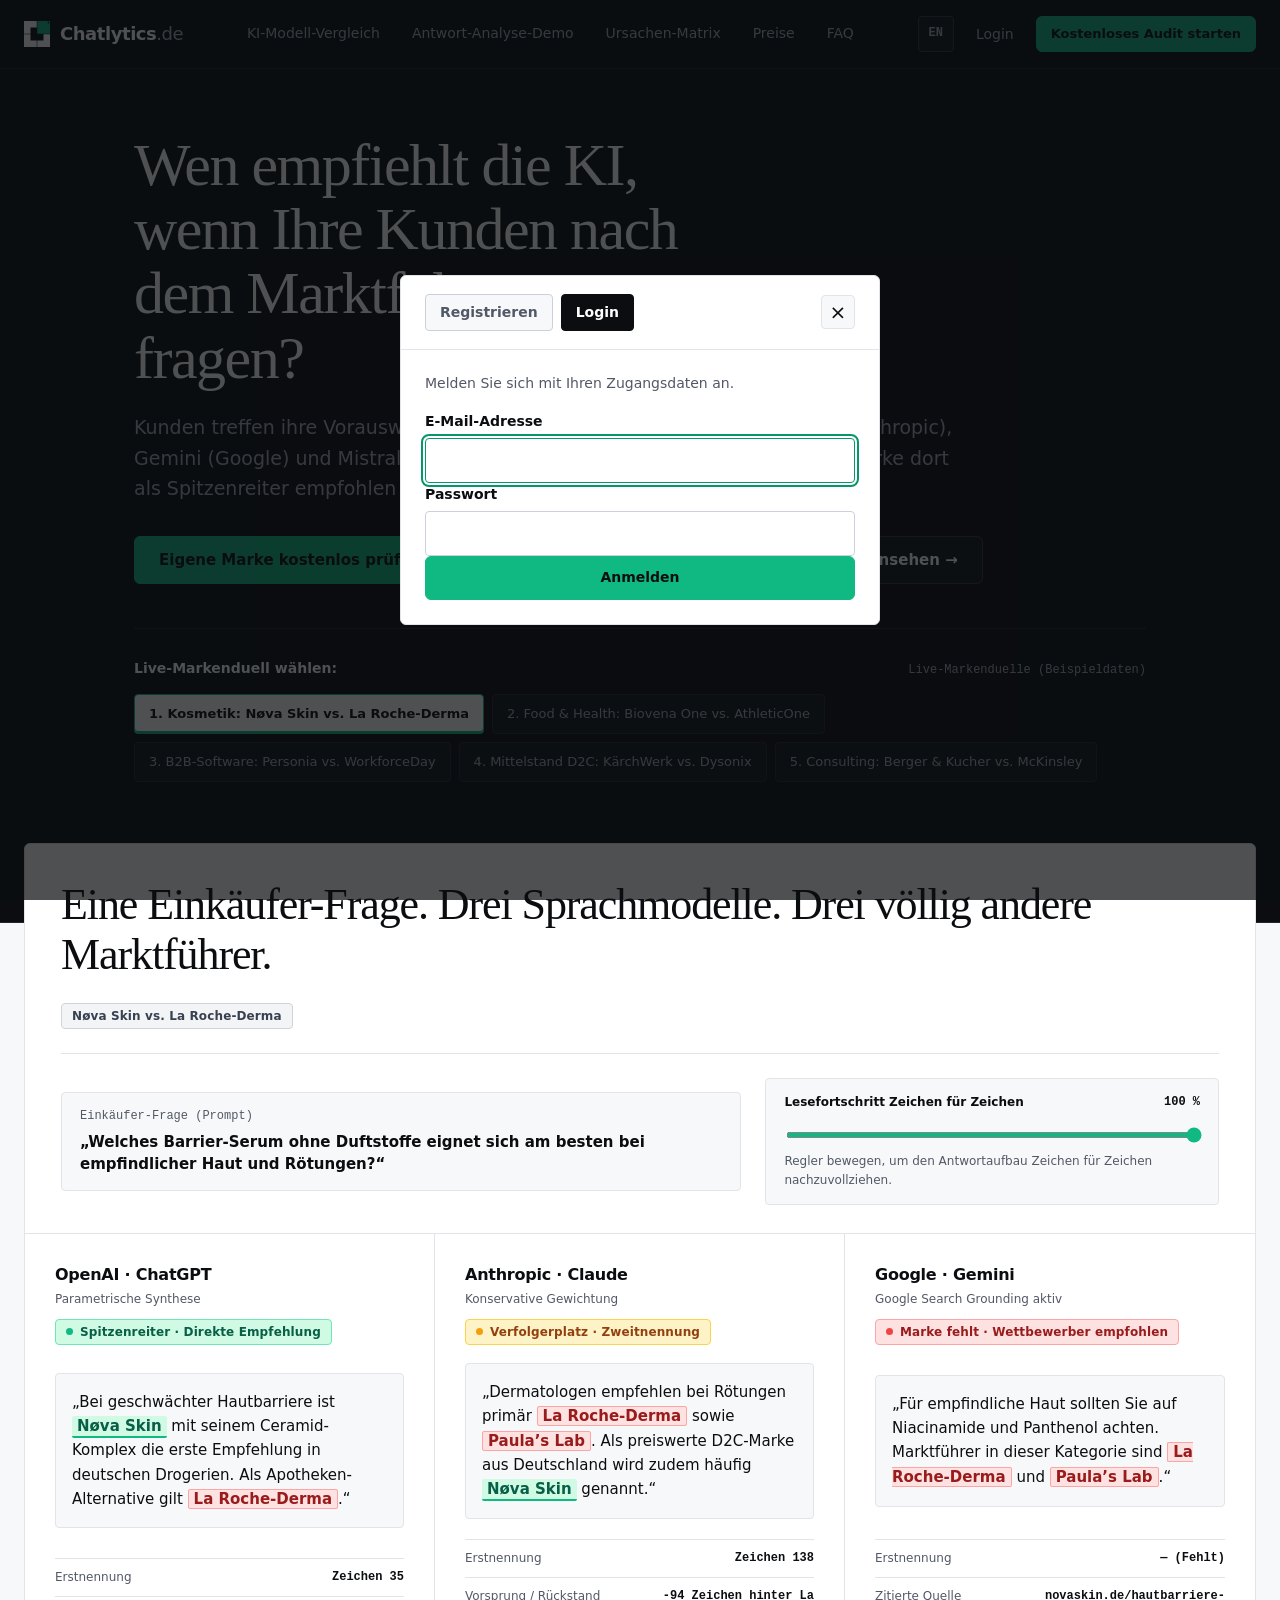
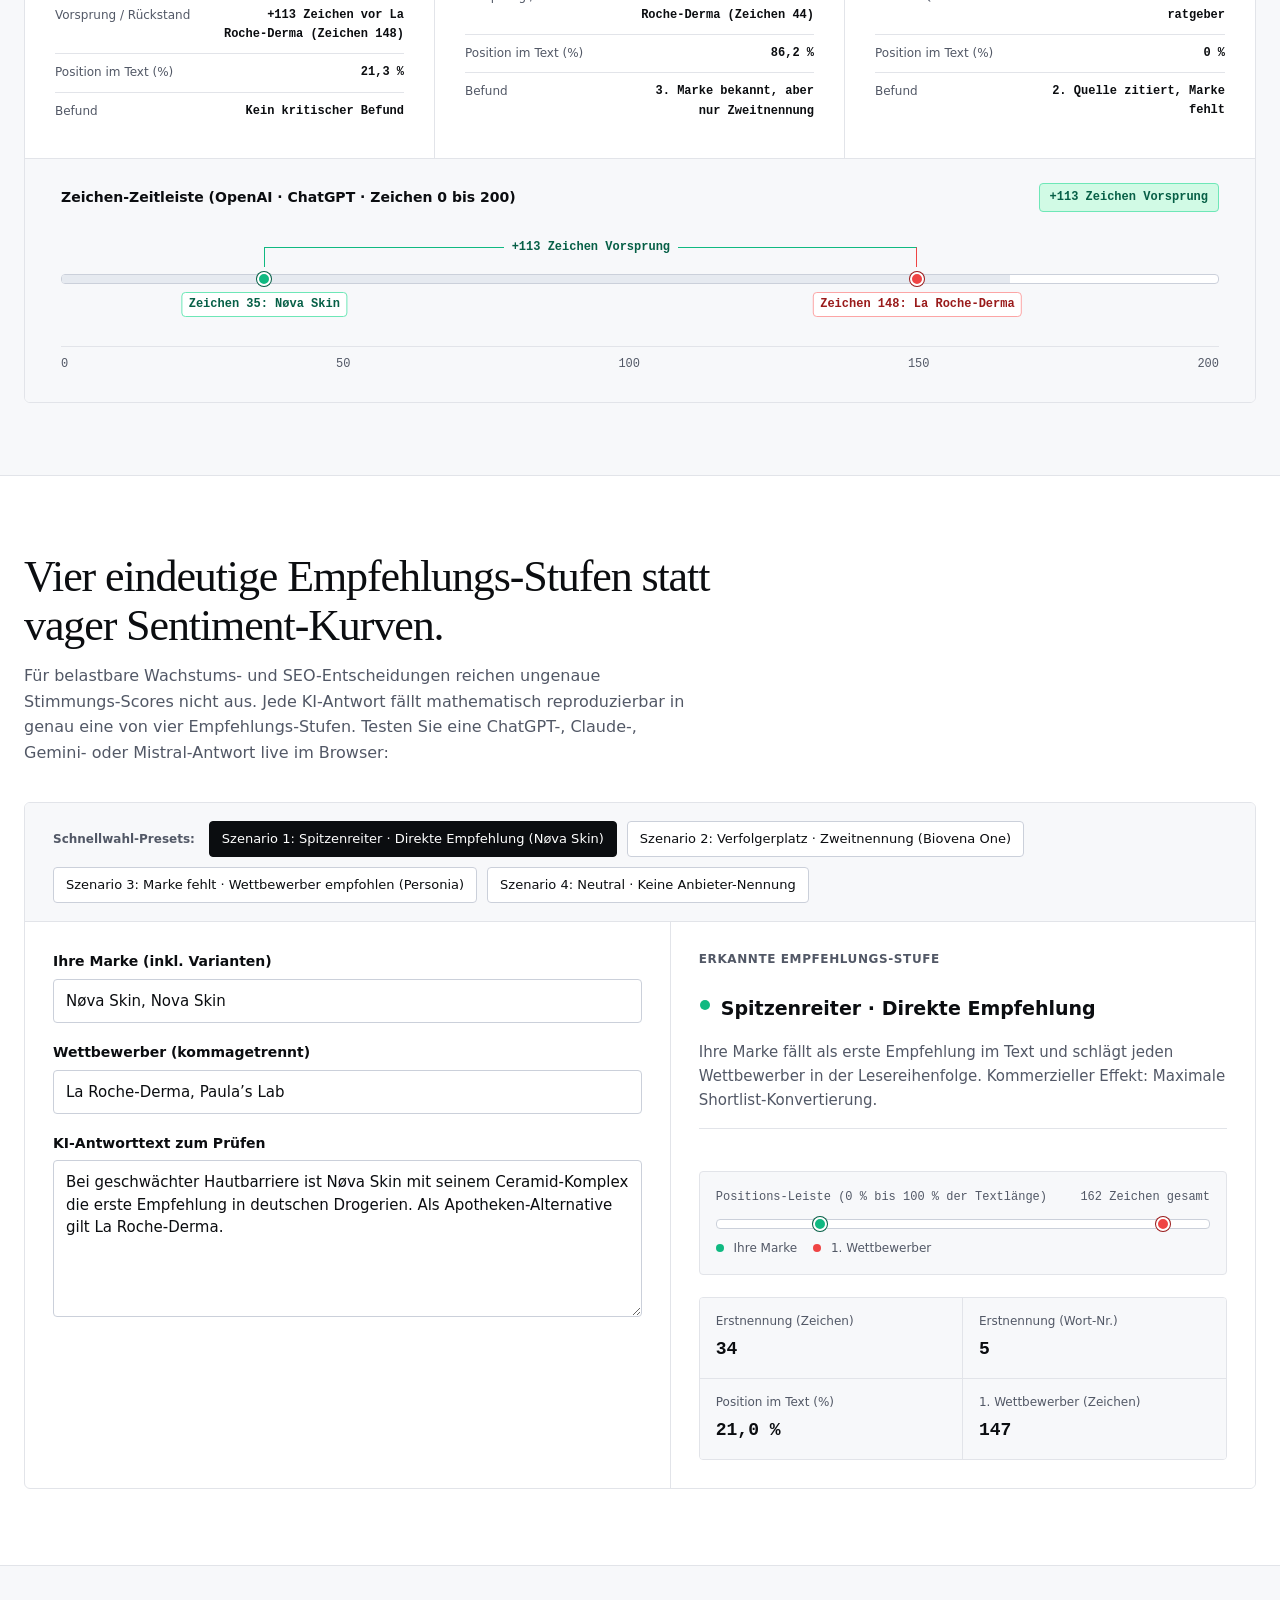
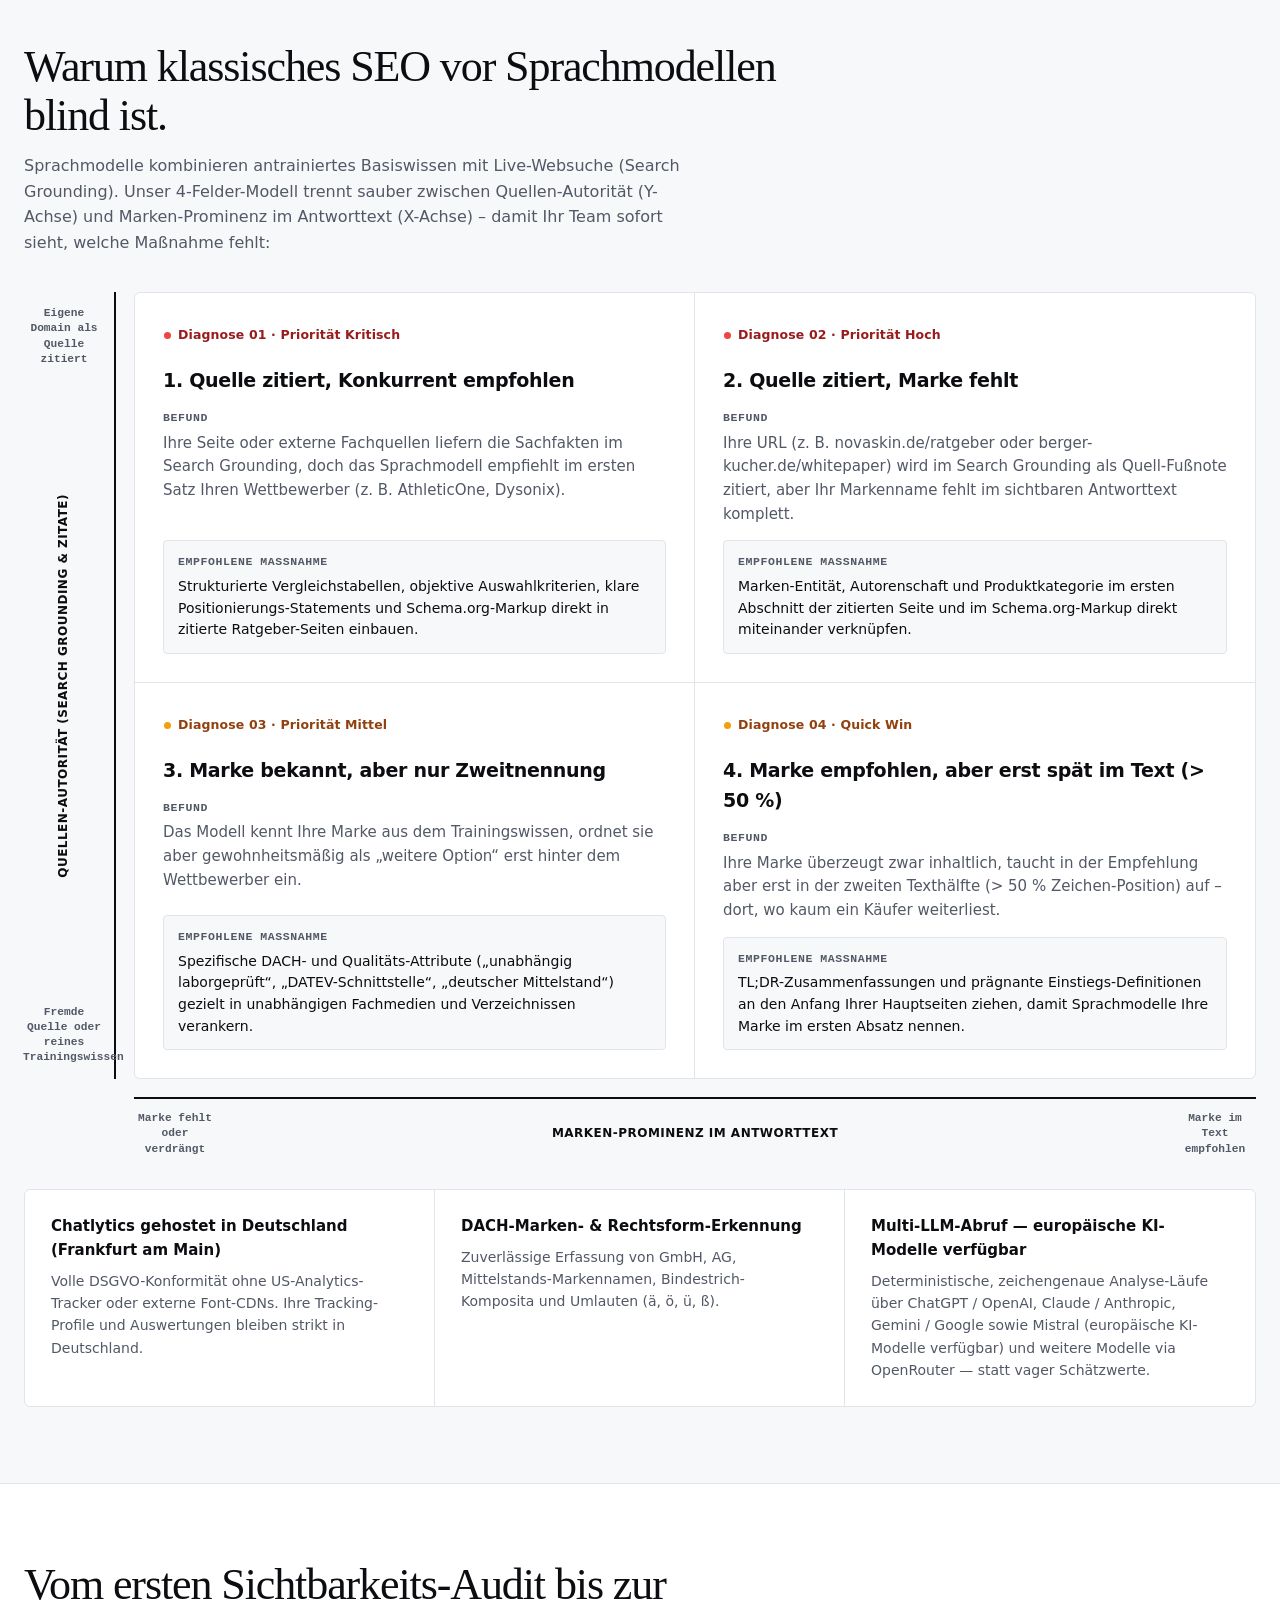
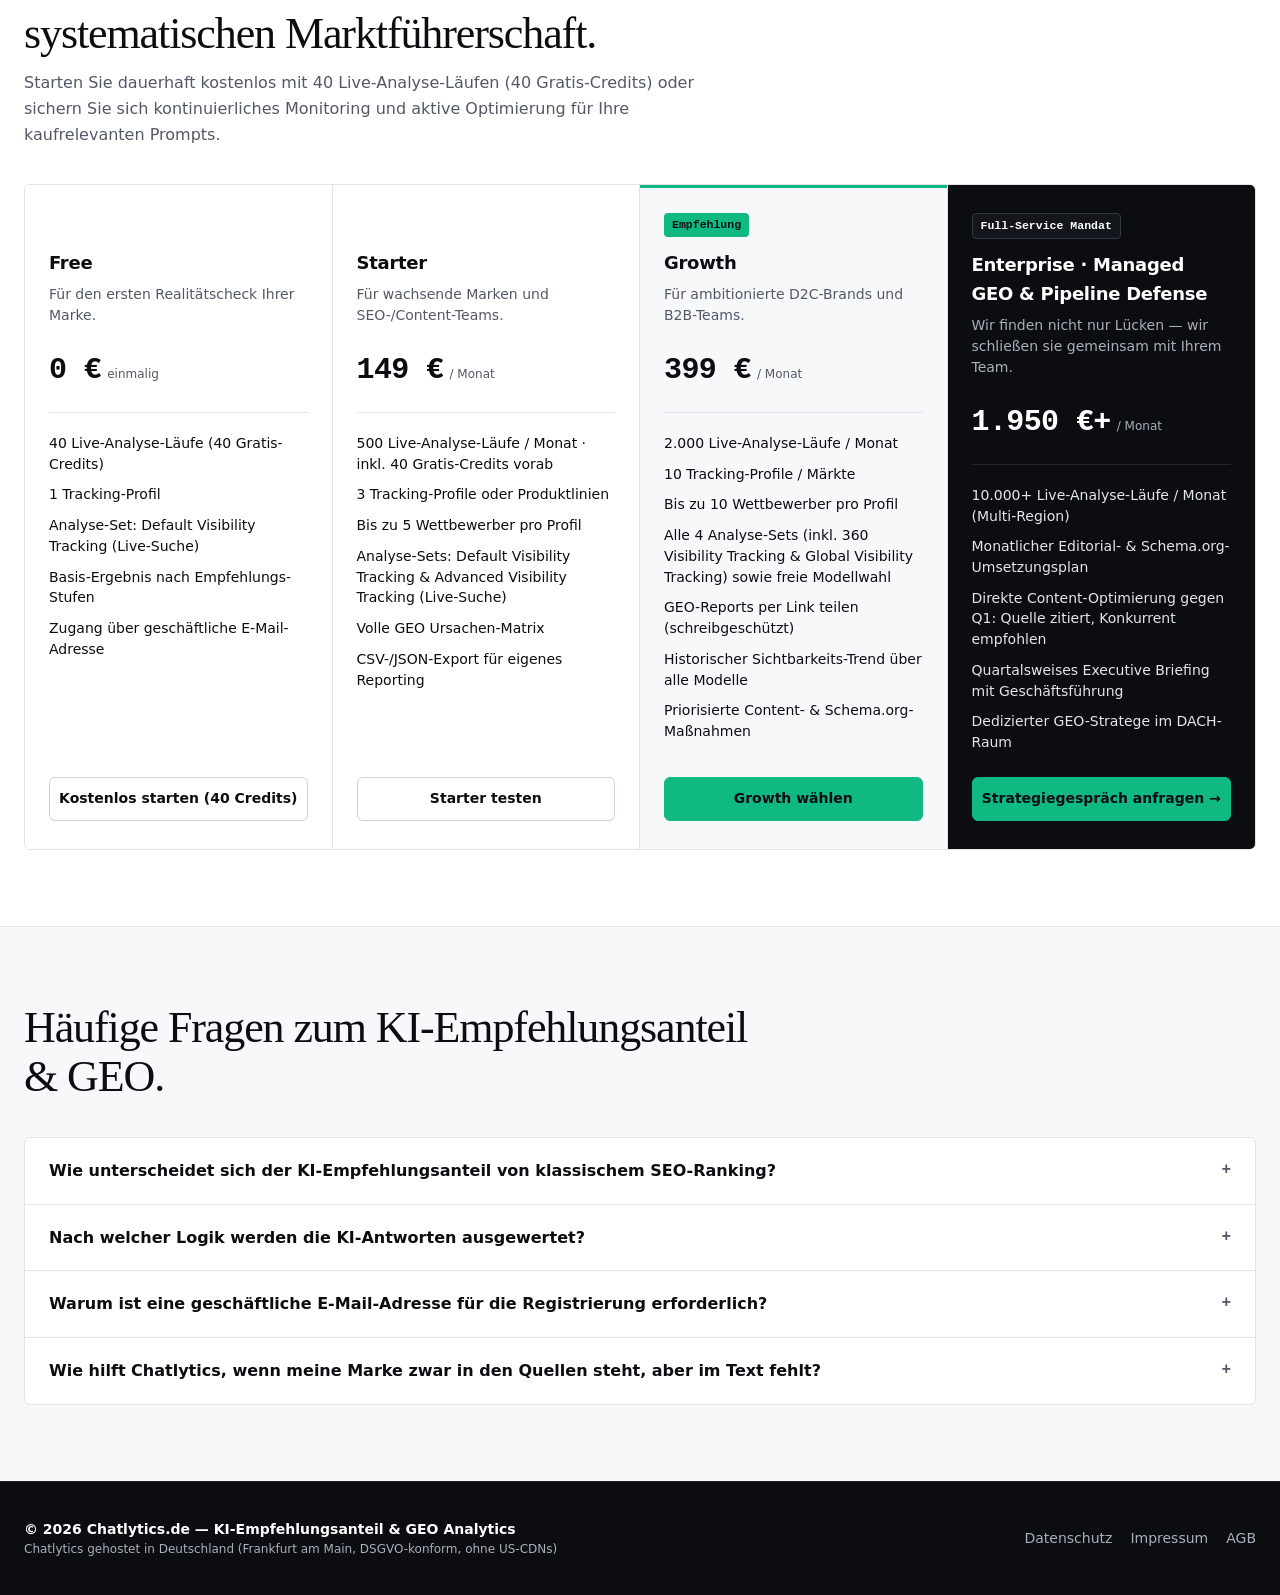
<file: admin.html>
<!DOCTYPE html>
<html lang="de">
<head>
  <meta charset="UTF-8">
  <meta name="viewport" content="width=device-width, initial-scale=1.0, viewport-fit=cover">
  <script>(function(){try{var t=localStorage.getItem('chatlytics_theme');if(t==='dark'||t==='light'){document.documentElement.setAttribute('data-theme',t);}}catch(_){}})();</script>
  <title data-i18n="admin.meta_title">Chatlytics.de — Admin-Cockpit</title>
  <meta name="description" content="Chatlytics Admin-Cockpit: Mandantenverwaltung, Credit-Kontingente, schreibgeschützte Report-Links und Demodaten-Generator.">
  <link rel="icon" href="assets/favicon.svg" type="image/svg+xml">
  <link rel="stylesheet" href="assets/css/app.css">
</head>
<body class="admin-body">
  <a href="#admin-main-content" class="skip-link">Direkt zum Inhalt springen</a>
  <!-- Top Navigation Bar -->
  <header class="navbar">
    <div class="container navbar-inner">
      <div class="navbar-brand">
        <a href="index.html" class="logo" aria-label="Chatlytics.de Startseite">
          <svg class="logo-mark" width="26" height="26" viewBox="0 0 100 100" fill="none" aria-hidden="true">
            <g fill="currentColor">
              <path d="M0 0H49V25H25V49H0Z"/>
              <path d="M0 51H25V75H49V100H0Z"/>
              <path d="M51 75H75V51H100V100H51Z"/>
            </g>
            <path fill="#10B981" fill-rule="evenodd" d="M51 0H100V49H51ZM88.6 3.2H96.8V11.4Z"/>
          </svg>
          <span>Chatlytics<span class="logo-tld">.de</span></span>
        </a>
        <span class="badge badge-admin" data-i18n="admin.badge_owner">Admin-Cockpit</span>
      </div>

      <nav class="navbar-nav" aria-label="Verwaltungsnavigation">
        <a href="dashboard.html" class="nav-link" data-i18n="nav.dashboard">GEO Analyse-Cockpit</a>
        <a href="admin.html" class="nav-link active" data-i18n="nav.admin">Admin-Cockpit</a>
      </nav>

      <div class="navbar-actions">
        <!-- Light/Dark Theme Switcher -->
        <button type="button" id="btn-admin-theme-toggle" class="theme-icon-btn" aria-label="Darstellung wechseln" title="Hell / Dunkel wechseln">
          <svg width="17" height="17" viewBox="0 0 24 24" fill="none" stroke="currentColor" stroke-width="2" aria-hidden="true">
            <circle cx="12" cy="12" r="4"></circle>
            <path d="M12 2v2M12 20v2M4.93 4.93l1.41 1.41M17.66 17.66l1.41 1.41M2 12h2M20 12h2M6.34 17.66l-1.41 1.41M19.07 4.93l-1.41 1.41"></path>
          </svg>
        </button>

        <!-- Language Switcher -->
        <div class="lang-switch">
          <button id="btn-lang-de" type="button" class="btn-lang active" data-lang="de">DE</button>
          <span class="lang-divider">/</span>
          <button id="btn-lang-en" type="button" class="btn-lang" data-lang="en">EN</button>
        </div>

        <!-- Current User Profile & Logout -->
        <div class="user-profile-menu">
          <span id="nav-user-email" class="user-email-text">admin@chatlytics.de</span>
          <button id="btn-logout" type="button" class="btn btn-sm btn-outline" data-i18n="auth.logout">Abmelden</button>
        </div>
      </div>
    </div>
  </header>

  <!-- Main Container -->
  <main id="admin-main-content" class="container admin-main">
    <!-- Page Header & Action Bar -->
    <section class="admin-header-section">
      <div class="admin-header-text">
        <h1 data-i18n="admin.page_title">Admin-Cockpit</h1>
        <p class="admin-subtitle" data-i18n="admin.page_subtitle">
          Zentrale Verwaltung von Mandanten, Credit-Kontingenten, Report-Links und Demodaten.
        </p>
      </div>
      <div class="admin-header-actions">
        <button id="btn-seed-demo" class="btn btn-primary btn-seed-demo">
          <svg width="13" height="13" viewBox="0 0 16 16" fill="none" stroke="currentColor" stroke-width="1.75" aria-hidden="true">
            <polygon points="9,1 3,9 8,9 7,15 13,7 8,7"/>
          </svg>
          <span id="btn-seed-demo-text" data-i18n="admin.btn_seed_demo">Demodaten generieren</span>
        </button>
      </div>
    </section>

    <!-- Platform KPI Overview Cards -->
    <section class="kpi-grid admin-kpi-grid" aria-label="Plattform Kennzahlen">
      <div class="kpi-card" id="card-kpi-users">
        <div class="kpi-label" data-i18n="admin.kpi_users_label">Mandanten</div>
        <div class="kpi-value" id="kpi-total-users">—</div>
        <div class="kpi-subtext" data-i18n="admin.kpi_users_sub">Aktive Mandantenkonten</div>
      </div>

      <div class="kpi-card" id="card-kpi-configs">
        <div class="kpi-label" data-i18n="admin.kpi_configs_label">Tracking-Profile</div>
        <div class="kpi-value" id="kpi-total-configs">—</div>
        <div class="kpi-subtext" data-i18n="admin.kpi_configs_sub">Überwachte Prompt-Profile</div>
      </div>

      <div class="kpi-card" id="card-kpi-runs">
        <div class="kpi-label" data-i18n="admin.kpi_runs_label">Analyse-Läufe gesamt</div>
        <div class="kpi-value" id="kpi-total-runs">—</div>
        <div class="kpi-subtext" data-i18n="admin.kpi_runs_sub">Audit-Läufe gesamt</div>
      </div>

      <div class="kpi-card" id="card-kpi-credits">
        <div class="kpi-label" data-i18n="admin.kpi_credits_label">Verfügbare Credits</div>
        <div class="kpi-value" id="kpi-total-credits">—</div>
        <div class="kpi-subtext" data-i18n="admin.kpi_credits_sub">Guthaben aller Mandanten</div>
      </div>
    </section>

    <!-- Model Lifecycle Alerts Banner (hidden when 0 open alerts) -->
    <section id="admin-model-alerts-banner" class="admin-alerts-banner" role="region" aria-live="polite" hidden>
      <div class="admin-alerts-banner-main">
        <span class="admin-alerts-banner-dot" aria-hidden="true"></span>
        <div class="admin-alerts-banner-copy">
          <strong id="admin-alerts-banner-title" data-i18n="admin.alerts_banner_title">Modell-Hinweise verfügbar</strong>
          <span id="admin-alerts-banner-summary" class="text-muted"></span>
        </div>
      </div>
      <button type="button" id="btn-open-model-alerts" class="btn btn-sm btn-outline" data-i18n="admin.alerts_banner_cta">
        Hinweise prüfen →
      </button>
    </section>

    <!-- Admin-Cockpit Navigation Tabs -->
    <nav class="admin-tabs-bar" role="tablist" aria-label="Admin-Cockpit Bereiche">
      <button type="button" id="admin-tab-users" class="admin-tab-btn is-active" role="tab" aria-selected="true" data-tab="users" data-i18n="admin.tab_users">
        Mandanten &amp; Telemetrie
      </button>
      <button type="button" id="admin-tab-models" class="admin-tab-btn" role="tab" aria-selected="false" data-tab="models">
        <span data-i18n="admin.tab_models">KI-Modelle &amp; Live-Engine Sync</span>
        <span id="admin-tab-models-alert-badge" class="admin-tab-badge" hidden>0</span>
      </button>
      <button type="button" id="admin-tab-providers" class="admin-tab-btn" role="tab" aria-selected="false" data-tab="providers" data-i18n="admin.tab_providers">
        OpenRouter Provider
      </button>
      <button type="button" id="admin-tab-presets" class="admin-tab-btn" role="tab" aria-selected="false" data-tab="presets" data-i18n="admin.tab_presets">
        Analyse-Sets
      </button>
      <button type="button" id="admin-tab-plans" class="admin-tab-btn" role="tab" aria-selected="false" data-tab="plans" data-i18n="admin.tab_plans">
        Tarife &amp; Stripe-Mapping
      </button>
    </nav>

    <!-- Tab Panel 1: User Directory Table Section -->
    <div id="admin-panel-users" class="admin-tab-panel" role="tabpanel" aria-labelledby="admin-tab-users">
    <section class="admin-table-section">
      <div class="section-toolbar">
        <div class="toolbar-title-group">
          <h2 data-i18n="admin.table_title">Mandantenverzeichnis</h2>
          <span id="user-count-badge" class="results-total-count font-mono">0 Mandanten</span>
        </div>

        <div class="toolbar-search-group">
          <label for="input-user-search" class="visually-hidden" data-i18n="admin.search_label">Mandanten suchen</label>
          <div class="search-input-wrapper">
            <span class="search-icon" aria-hidden="true">
              <svg width="14" height="14" viewBox="0 0 16 16" fill="none" stroke="currentColor" stroke-width="1.75">
                <circle cx="7" cy="7" r="4.5"/>
                <path d="M10.5 10.5L14 14"/>
              </svg>
            </span>
            <input 
              type="search" 
              id="input-user-search" 
              class="form-input search-input" 
              placeholder="Suche nach E-Mail oder Unternehmen..."
              data-i18n-placeholder="admin.search_placeholder"
              autocomplete="off"
            >
          </div>
        </div>
      </div>

      <!-- Users Table Wrapper (Responsive) -->
      <div class="table-responsive" id="users-table-container">
        <table class="table users-table" id="users-table">
          <thead>
            <tr>
              <th scope="col" style="width: 60px;">ID</th>
              <th scope="col" data-i18n="admin.col_user">E-Mail &amp; Unternehmen</th>
              <th scope="col" data-i18n="admin.col_created_member">Mitglied seit</th>
              <th scope="col" data-i18n="admin.col_profiles">Profile</th>
              <th scope="col" data-i18n="admin.col_tier">Tarif</th>
              <th scope="col" data-i18n="admin.col_credits_runs">Credits / Analyse-Läufe</th>
              <th scope="col" data-i18n="admin.col_tokens_total">Tokens Gesamt</th>
              <th scope="col" data-i18n="admin.col_tokens_per_run">Ø Tokens / Analyse-Lauf</th>
              <th scope="col" data-i18n="admin.col_tokens_per_profile">Ø Tokens / Profil</th>
              <th scope="col" data-i18n="admin.col_status">Status</th>
              <th scope="col" class="text-right" data-i18n="admin.col_actions">Aktionen</th>
            </tr>
          </thead>
          <tbody id="users-tbody">
            <!-- Dynamically populated via assets/js/admin.js -->
          </tbody>
        </table>

        <!-- Empty State Container (Displayed when 0 users match) -->
        <div id="users-empty-state" class="empty-state" style="display: none;">
          <div class="empty-state-icon" aria-hidden="true">
            <svg width="22" height="22" viewBox="0 0 24 24" fill="none" stroke="currentColor" stroke-width="1.75">
              <circle cx="9" cy="8" r="4"/>
              <path d="M2 20c0-3.5 3.5-6 7-6s7 2.5 7 6M17 8a3 3 0 010 6M22 20c0-2.5-2-4.5-4.5-5"/>
            </svg>
          </div>
          <h3 class="empty-state-title" data-i18n="admin.empty_title">Keine Mandanten gefunden</h3>
          <p class="empty-state-desc" data-i18n="admin.empty_desc">
            Es wurden keine Mandanten gefunden. Passen Sie die Suche an oder generieren Sie Demodaten.
          </p>
          <button id="btn-empty-seed-demo" class="btn btn-secondary">
            <span data-i18n="admin.btn_seed_demo">Demodaten generieren</span>
          </button>
        </div>
      </div>

      <!-- Pagination Controls -->
      <nav class="pagination-bar" id="users-pagination" aria-label="Mandanten-Seiten">
        <button id="btn-page-prev" class="btn btn-sm btn-outline" disabled data-i18n="pagination.prev">← Zurück</button>
        <span id="page-indicator" class="page-indicator">Seite 1 von 1</span>
        <button id="btn-page-next" class="btn btn-sm btn-outline" disabled data-i18n="pagination.next">Weiter →</button>
      </nav>
    </section>
    </div><!-- /#admin-panel-users -->

    <!-- Tab Panel 2: Managed AI Models & Live Worker-Engine Credential Discovery -->
    <div id="admin-panel-models" class="admin-tab-panel" role="tabpanel" aria-labelledby="admin-tab-models" hidden>
      <section class="admin-table-section">
        <div class="section-toolbar">
          <div class="toolbar-title-group">
            <h2 data-i18n="admin.models_title">KI-Modelle &amp; Engine Credential-Sync</h2>
            <span id="n8n-sync-status-badge" class="badge badge-secondary" data-i18n="admin.sync_status_idle">Status: Bereit</span>
          </div>
          <div class="admin-toolbar-actions">
            <button type="button" id="btn-run-model-watcher" class="btn btn-outline btn-sm" data-i18n="admin.btn_run_watcher">
              Nachfolger/EOL jetzt prüfen
            </button>
            <button type="button" id="btn-sync-n8n-models" class="btn btn-primary btn-sm" data-i18n="admin.btn_sync_n8n">
              Modelle live aus Worker-Engine abrufen
            </button>
            <button type="button" id="btn-new-model" class="btn btn-outline btn-sm" data-i18n="admin.btn_new_model">
              + Modell manuell anlegen
            </button>
          </div>
        </div>

        <section id="admin-model-alerts-panel" class="admin-model-alerts-panel" aria-live="polite" hidden>
          <div class="admin-model-alerts-header">
            <div>
              <h3 class="admin-model-alerts-title" data-i18n="admin.alerts_panel_title">Nachfolger- &amp; End-of-Life-Hinweise</h3>
              <p class="admin-model-alerts-desc" data-i18n="admin.alerts_panel_desc">
                Automatisch erkannte Nachfolgemodelle und EOL-Meldungen. Keine stille Umstellung — Sie entscheiden per 1-Klick, ob Analyse-Sets aktualisiert werden.
              </p>
            </div>
            <span id="admin-model-alerts-count" class="badge badge-warning font-mono">0 offen</span>
          </div>
          <div id="admin-model-alerts-list" class="admin-model-alerts-list"></div>
        </section>

        <div id="provider-credentials-grid" class="provider-credentials-grid" aria-live="polite"></div>

        <div id="models-filter-bar" class="admin-filter-bar">
          <input type="search" id="model-filter-search" class="form-control" placeholder="Modell-ID, Name oder Provider suchen…">
          <select id="model-filter-provider" class="form-control form-select">
            <option value="">Alle Provider</option>
          </select>
          <select id="model-filter-capability" class="form-control form-select">
            <option value="">Alle Fähigkeiten</option>
            <option value="batch_api">Nur Batch-API fähig (:batch)</option>
            <option value="tools">Nur Tool-Calling (Web-Search)</option>
            <option value="allowed">Nur Freigegebene</option>
            <option value="pending">Nur Neue / Deaktivierte</option>
          </select>
          <span id="model-filter-count" class="results-total-count font-mono">0 Modelle</span>
        </div>

        <div class="table-responsive">
          <table class="table users-table" id="models-table">
            <thead>
              <tr>
                <th scope="col" data-i18n="admin.model_col_id">Modell-ID &amp; Provider</th>
                <th scope="col" data-i18n="admin.model_col_name">Anzeigename</th>
                <th scope="col" data-i18n="admin.model_col_strategy">Strategie &amp; Capabilities</th>
                <th scope="col" data-i18n="admin.model_col_search">Live-Websuche</th>
                <th scope="col" data-i18n="admin.model_col_default">Standard</th>
                <th scope="col" data-i18n="admin.model_col_allowed">Freigegeben</th>
                <th scope="col" class="text-right" data-i18n="admin.col_actions">Aktionen</th>
              </tr>
            </thead>
            <tbody id="models-tbody"></tbody>
          </table>
        </div>
      </section>
    </div><!-- /#admin-panel-models -->

    <!-- Tab Panel 3: OpenRouter Provider Registry & Relevant Set -->
    <div id="admin-panel-providers" class="admin-tab-panel" role="tabpanel" aria-labelledby="admin-tab-providers" hidden>
      <section class="admin-table-section">
        <div class="section-toolbar">
          <div class="toolbar-title-group">
            <h2 data-i18n="admin.providers_title">OpenRouter Provider (Relevantes Set)</h2>
            <span id="providers-sync-status-badge" class="badge badge-secondary" data-i18n="admin.sync_status_idle">Status: Bereit</span>
          </div>
          <div class="admin-toolbar-actions">
            <button type="button" id="btn-sync-providers" class="btn btn-outline btn-sm" data-i18n="admin.btn_sync_providers">
              Alle OpenRouter-Provider abrufen
            </button>
            <button type="button" id="btn-reset-providers" class="btn btn-outline btn-sm" data-i18n="admin.btn_reset_providers">
              Standard wiederherstellen (inkl. meta)
            </button>
            <button type="button" id="btn-save-providers" class="btn btn-secondary btn-sm" data-i18n="admin.btn_save_providers">
              Relevantes Set speichern
            </button>
            <button type="button" id="btn-save-sync-providers" class="btn btn-primary btn-sm" data-i18n="admin.btn_save_sync_providers">
              Speichern &amp; Modelle syncen
            </button>
          </div>
        </div>
        <p class="form-hint" style="margin-bottom: 1rem;" data-i18n="admin.providers_desc">
          Wählen Sie aus allen verfügbaren OpenRouter-Providern das relevante Set für Chatlytics. Modelle anderer Provider werden beim Sync ignoriert und im Modell-Katalog ausgeblendet. Modelle mit aktiven Tracking-Profilen bleiben geschützt und werden vorab deutlich hervorgehoben.
        </p>

        <div id="providers-summary-chips" class="admin-provider-summary-row" style="margin-bottom: 1rem;">
          <span id="providers-stat-total" class="badge badge-secondary font-mono">0 Provider</span>
          <span id="providers-stat-relevant" class="badge badge-primary font-mono">0 Relevant</span>
          <span id="providers-stat-active-usage" class="badge badge-warning font-mono" hidden>0 aktive Tracking-Profile</span>
        </div>

        <div id="providers-impact-warning" class="admin-impact-warning" role="alert" hidden>
          <div class="admin-impact-warning-header">
            <strong id="providers-impact-warning-title">Achtung: Abgewählte Provider haben aktive Tracking-Profile oder Analyse-Sets</strong>
          </div>
          <div id="providers-impact-warning-body" class="admin-impact-warning-body"></div>
        </div>

        <div id="providers-filter-bar" class="admin-filter-bar">
          <input type="search" id="provider-filter-search" class="form-control" placeholder="Provider, Name oder Beispielmodell suchen…" data-i18n-placeholder="admin.provider_search_placeholder">
          <select id="provider-filter-mode" class="form-control form-select">
            <option value="all" data-i18n="admin.provider_filter_all">Alle Provider</option>
            <option value="relevant" data-i18n="admin.provider_filter_relevant">Nur Relevante (aktiv)</option>
            <option value="default" data-i18n="admin.provider_filter_default">Nur Standard-Provider</option>
            <option value="used" data-i18n="admin.provider_filter_used">Mit aktiven Tracking-Profilen</option>
          </select>
          <span id="provider-filter-count" class="results-total-count font-mono">0 Provider</span>
        </div>

        <div class="table-responsive">
          <table class="table users-table" id="providers-table">
            <thead>
              <tr>
                <th scope="col" style="width: 90px;" data-i18n="admin.provider_col_relevant">Relevant</th>
                <th scope="col" data-i18n="admin.provider_col_name">Provider &amp; Namespace</th>
                <th scope="col" data-i18n="admin.provider_col_models">Modelle (OpenRouter / Katalog)</th>
                <th scope="col" data-i18n="admin.provider_col_samples">Beispielmodelle</th>
                <th scope="col" data-i18n="admin.provider_col_usage">Aktive Tracking-Profile &amp; Analyse-Sets</th>
              </tr>
            </thead>
            <tbody id="providers-tbody"></tbody>
          </table>
        </div>
      </section>
    </div><!-- /#admin-panel-providers -->

    <!-- Tab Panel 4: Analyse-Sets -->
    <div id="admin-panel-presets" class="admin-tab-panel" role="tabpanel" aria-labelledby="admin-tab-presets" hidden>
      <section class="admin-table-section">
        <div class="section-toolbar">
          <div class="toolbar-title-group">
            <h2 data-i18n="admin.presets_title">Analyse-Sets</h2>
            <span id="preset-count-badge" class="results-total-count font-mono">0 Analyse-Sets</span>
          </div>
          <div class="admin-toolbar-actions">
            <button type="button" id="btn-new-preset" class="btn btn-primary btn-sm" data-i18n="admin.btn_new_preset">
              + Neues Analyse-Set anlegen
            </button>
          </div>
        </div>
        <p class="form-hint" style="margin-bottom: 1rem;" data-i18n="admin.presets_desc">
          Vordefinierte Recherche- &amp; Benchmarking-Rezepte (Modell-Kombination + Live-Websuche). Für Free &amp; Starter sind ausschließlich freigeschaltete Analyse-Sets wählbar; Growth &amp; Enterprise (Managed GEO) erhalten zusätzlich freie Modellwahl.
        </p>
        <div id="presets-grid" class="admin-presets-grid"></div>
      </section>
    </div><!-- /#admin-panel-presets -->

    <!-- Tab Panel 4: Subscription Plans & Stripe Product/Price Mapping -->
    <div id="admin-panel-plans" class="admin-tab-panel" role="tabpanel" aria-labelledby="admin-tab-plans" hidden>
      <section class="admin-table-section">
        <div class="section-toolbar">
          <div class="toolbar-title-group">
            <h2 data-i18n="admin.plans_title">Tarife, Kontingente &amp; Stripe-Mapping</h2>
          </div>
        </div>
        <p class="form-hint" style="margin-bottom: 1rem;" data-i18n="admin.plans_desc">
          Verknüpfen Sie bestehende Tarife direkt mit Stripe Product-/Price-IDs und konfigurieren Sie Kontingente, erlaubte Analyse-Sets, Mess-Frequenzen sowie öffentliche Leistungsmerkmale zentral.
        </p>
        <div id="plans-grid" class="admin-plans-grid"></div>
      </section>
    </div><!-- /#admin-panel-plans -->
  </main>

  <!-- Credit Adjustment Modal Dialog -->
  <div id="credit-modal" class="modal-backdrop" style="display: none;" role="dialog" aria-modal="true" aria-labelledby="credit-modal-title">
    <div class="modal-dialog">
      <div class="modal-header">
        <h3 id="credit-modal-title" class="modal-title" data-i18n="admin.modal_credit_title">Credits anpassen</h3>
        <button type="button" class="btn-close" id="btn-credit-modal-close" aria-label="Schließen">✕</button>
      </div>
      <form id="form-adjust-credits" class="modal-body">
        <input type="hidden" id="credit-user-id" value="">
        <div class="form-info-row">
          <span class="info-label" data-i18n="admin.modal_user_label">Mandant:</span>
          <strong id="credit-user-email" class="info-value">—</strong>
        </div>
        <div class="form-info-row">
          <span class="info-label" data-i18n="admin.modal_current_credits">Aktuelles Guthaben:</span>
          <span id="credit-current-balance" class="badge badge-primary">0</span>
        </div>

        <div class="form-group">
          <label for="input-credit-delta" class="form-label" data-i18n="admin.modal_delta_label">Änderung (Delta +/-):</label>
          <input 
            type="number" 
            id="input-credit-delta" 
            name="delta" 
            class="form-input" 
            placeholder="z. B. +50 oder -20" 
            required 
            step="1"
          >
          <small class="form-hint" data-i18n="admin.modal_delta_hint">
            Positive Werte addieren Credits, negative Werte ziehen Credits ab (Minimum: 0).
          </small>
        </div>

        <div class="form-group">
          <label for="input-credit-reason" class="form-label" data-i18n="admin.modal_reason_label">Begründung (optional):</label>
          <input 
            type="text" 
            id="input-credit-reason" 
            name="reason" 
            class="form-input" 
            placeholder="z. B. Testguthaben, Kulanz, Upgrade" 
            maxlength="255"
          >
        </div>

        <div class="modal-footer">
          <button type="button" id="btn-credit-cancel" class="btn btn-outline" data-i18n="common.cancel">Abbrechen</button>
          <button type="submit" id="btn-credit-submit" class="btn btn-primary" data-i18n="admin.modal_credit_save">Credits speichern</button>
        </div>
      </form>
    </div>
  </div>

  <!-- Magic Audit Link Generator Modal Dialog -->
  <div id="magic-audit-modal" class="modal-backdrop" style="display: none;" role="dialog" aria-modal="true" aria-labelledby="magic-modal-title">
    <div class="modal-dialog">
      <div class="modal-header">
        <h3 id="magic-modal-title" class="modal-title" data-i18n="admin.modal_magic_title">Report-Link (schreibgeschützt)</h3>
        <button type="button" class="btn-close" id="btn-magic-modal-close" aria-label="Schließen">✕</button>
      </div>
      <div class="modal-body">
        <p class="modal-description" data-i18n="admin.modal_magic_desc">
          Dieser sichere Link gewährt schreibgeschützten Zugriff auf das GEO Analyse-Cockpit dieses Mandanten ohne Login:
        </p>
        <div class="share-url-container">
          <input type="text" id="input-magic-url" class="form-input magic-url-input" readonly>
          <button id="btn-copy-magic-url" class="btn btn-secondary">
            <span id="btn-copy-magic-text" data-i18n="admin.modal_magic_copy">Kopieren</span>
          </button>
        </div>
        <div class="magic-link-test-row">
          <a id="link-magic-preview" href="#" target="_blank" rel="noopener noreferrer" class="link-preview" data-i18n="admin.modal_magic_open">
            In neuem Tab öffnen ↗
          </a>
        </div>
      </div>
      <div class="modal-footer">
        <button type="button" id="btn-magic-close" class="btn btn-outline" data-i18n="common.close">Schließen</button>
      </div>
    </div>
  </div>

  <!-- Per-User Run & Token Telemetry Inspector Modal -->
  <div id="run-token-modal" class="modal-backdrop" style="display: none;" role="dialog" aria-modal="true" aria-labelledby="run-token-modal-title">
    <div class="modal-dialog" style="max-width: 980px; width: 95%;">
      <div class="modal-header">
        <h3 id="run-token-modal-title" class="modal-title" data-i18n="admin.modal_tokens_title">Analyse-Läufe &amp; Token-Inspektor</h3>
        <button type="button" class="btn-close" id="btn-run-token-modal-close" aria-label="Schließen">✕</button>
      </div>
      <div class="modal-body">
        <div class="form-info-row" style="display: flex; justify-content: space-between; align-items: center; flex-wrap: wrap; gap: 0.75rem; margin-bottom: 1rem;">
          <div>
            <span class="info-label" data-i18n="admin.modal_user_label">Mandant:</span>
            <strong id="run-token-user-email" class="info-value font-mono">—</strong>
          </div>
          <div>
            <span class="info-label">Physische Tabelle:</span>
            <code id="run-token-table-name" class="badge badge-secondary font-mono">user_results_0</code>
          </div>
        </div>

        <div class="kpi-grid" style="grid-template-columns: repeat(auto-fit, minmax(170px, 1fr)); gap: 0.75rem; margin-bottom: 1rem;">
          <div class="card kpi-card" style="padding: 0.75rem 1rem;">
            <span class="kpi-title">Analyse-Läufe gesamt</span>
            <div class="kpi-value font-mono" id="run-token-total-runs" style="font-size: 1.35rem;">0</div>
          </div>
          <div class="card kpi-card" style="padding: 0.75rem 1rem;">
            <span class="kpi-title">Input Tokens (Gesamt)</span>
            <div class="kpi-value font-mono" id="run-token-total-input" style="font-size: 1.35rem;">0</div>
          </div>
          <div class="card kpi-card" style="padding: 0.75rem 1rem;">
            <span class="kpi-title">Output Tokens (Gesamt)</span>
            <div class="kpi-value font-mono" id="run-token-total-output" style="font-size: 1.35rem;">0</div>
          </div>
          <div class="card kpi-card" style="padding: 0.75rem 1rem;">
            <span class="kpi-title">Cached Input Tokens</span>
            <div class="kpi-value font-mono" id="run-token-total-cached" style="font-size: 1.35rem;">0</div>
          </div>
        </div>

        <div class="table-responsive" style="max-height: 440px; overflow-y: auto;">
          <table class="data-table" id="run-token-table">
            <thead>
              <tr>
                <th>Zeitpunkt</th>
                <th>Tracking-Profil</th>
                <th>Marke &amp; Prompt</th>
                <th>LLM / Strategie</th>
                <th class="text-right">Input Tokens</th>
                <th class="text-right">Output Tokens</th>
                <th class="text-right">Cached Tokens</th>
              </tr>
            </thead>
            <tbody id="run-token-tbody">
              <tr>
                <td colspan="7" class="text-center text-muted">Keine Analyse-Läufe geladen.</td>
              </tr>
            </tbody>
          </table>
        </div>
      </div>
      <div class="modal-footer">
        <button type="button" id="btn-run-token-close" class="btn btn-outline" data-i18n="common.close">Schließen</button>
      </div>
    </div>
  </div>

  <!-- Change User Tier / Plan Modal -->
  <div id="tier-modal" class="modal-backdrop" style="display: none;" role="dialog" aria-modal="true" aria-labelledby="tier-modal-title">
    <div class="modal-dialog">
      <div class="modal-header">
        <h3 id="tier-modal-title" class="modal-title" data-i18n="admin.modal_tier_title">Mandanten-Tarif ändern</h3>
        <button type="button" class="btn-close" id="btn-tier-modal-close" aria-label="Schließen">✕</button>
      </div>
      <form id="form-update-tier" class="modal-body">
        <div class="form-info-row">
          <span class="info-label" data-i18n="admin.modal_user_label">Mandant:</span>
          <strong id="tier-user-email" class="info-value font-mono">—</strong>
        </div>
        <div class="form-group">
          <label for="tier-select" class="form-label" data-i18n="admin.modal_tier_label">Ziel-Tarif</label>
          <select id="tier-select" class="form-control">
            <option value="free">Free</option>
            <option value="starter">Starter</option>
            <option value="growth">Growth</option>
            <option value="enterprise_managed">Enterprise · Managed GEO &amp; Pipeline Defense</option>
          </select>
        </div>
        <div class="form-group">
          <label class="form-checkbox-row">
            <input type="checkbox" id="tier-apply-credits" checked>
            <span data-i18n="admin.modal_tier_apply_credits">Inklusiv-Credits des Tarifs gutschreiben / setzen</span>
          </label>
        </div>
        <div class="modal-footer">
          <button type="button" id="btn-tier-cancel" class="btn btn-outline" data-i18n="common.cancel">Abbrechen</button>
          <button type="submit" id="btn-tier-save" class="btn btn-primary" data-i18n="common.save">Speichern</button>
        </div>
      </form>
    </div>
  </div>

  <!-- Create / Edit Managed AI Model Modal -->
  <div id="model-modal" class="modal-backdrop" style="display: none;" role="dialog" aria-modal="true" aria-labelledby="model-modal-title">
    <div class="modal-dialog">
      <div class="modal-header">
        <h3 id="model-modal-title" class="modal-title" data-i18n="admin.modal_model_title">KI-Modell bearbeiten</h3>
        <button type="button" class="btn-close" id="btn-model-modal-close" aria-label="Schließen">✕</button>
      </div>
      <form id="form-save-model" class="modal-body">
        <div class="form-group">
          <label for="model-id" class="form-label">Kanonische Modell-ID</label>
          <input type="text" id="model-id" class="form-input font-mono" placeholder="z.B. openai/gpt-6-luna" required>
        </div>
        <div class="admin-form-grid-2">
          <div class="form-group">
            <label for="model-provider" class="form-label">Provider (OpenRouter Namespace)</label>
            <select id="model-provider" class="form-control">
              <option value="openai">openai</option>
              <option value="google">google</option>
              <option value="anthropic">anthropic</option>
              <option value="mistralai">mistralai</option>
              <option value="x-ai">x-ai</option>
              <option value="deepseek">deepseek</option>
              <option value="qwen">qwen</option>
              <option value="xiaomi">xiaomi</option>
              <option value="z-ai">z-ai</option>
              <option value="meta-llama">meta-llama</option>
              <option value="meta">meta</option>
              <option value="nvidia">nvidia</option>
              <option value="azure">azure</option>
              <option value="microsoft">microsoft</option>
              <option value="perplexity">perplexity</option>
              <option value="moonshotai">moonshotai</option>
              <option value="minimax">minimax</option>
            </select>
          </div>
          <div class="form-group">
            <label for="model-name" class="form-label">OpenRouter Modellname</label>
            <input type="text" id="model-name" class="form-input font-mono" placeholder="z.B. gpt-6-luna" required>
          </div>
        </div>
        <div class="admin-form-grid-2">
          <div class="form-group">
            <label for="model-display-name" class="form-label">Anzeigename (UI)</label>
            <input type="text" id="model-display-name" class="form-input" placeholder="OpenAI · GPT-6 Luna" required>
          </div>
          <div class="form-group">
            <label for="model-strategy" class="form-label">Ausführungsstrategie (Standard)</label>
            <select id="model-strategy" class="form-control">
              <option value="batch_api">batch_api</option>
              <option value="regular">regular</option>
            </select>
          </div>
        </div>
        <div class="admin-form-grid-2">
          <label class="form-checkbox-row"><input type="checkbox" id="model-supports-batch" checked><span>OpenRouter Batch-API (:batch)</span></label>
          <label class="form-checkbox-row"><input type="checkbox" id="model-supports-tools" checked><span>Tool-Calling (Web-Search Tool)</span></label>
          <label class="form-checkbox-row"><input type="checkbox" id="model-supports-search" checked><span>Live-Websuche fähig</span></label>
          <label class="form-checkbox-row"><input type="checkbox" id="model-is-allowed" checked><span>Für Mandanten freigegeben</span></label>
          <label class="form-checkbox-row"><input type="checkbox" id="model-is-default"><span>Standard-Auswahl</span></label>
        </div>
        <div class="modal-footer">
          <button type="button" id="btn-model-cancel" class="btn btn-outline" data-i18n="common.cancel">Abbrechen</button>
          <button type="submit" id="btn-model-save" class="btn btn-primary" data-i18n="common.save">Speichern</button>
        </div>
      </form>
    </div>
  </div>

  <!-- Create / Edit Analyse-Set Modal -->
  <div id="preset-modal" class="modal-backdrop" style="display: none;" role="dialog" aria-modal="true" aria-labelledby="preset-modal-title">
    <div class="modal-dialog" style="max-width: 720px; width: 95%;">
      <div class="modal-header">
        <h3 id="preset-modal-title" class="modal-title" data-i18n="admin.modal_preset_title">Analyse-Set bearbeiten</h3>
        <button type="button" class="btn-close" id="btn-preset-modal-close" aria-label="Schließen">✕</button>
      </div>
      <form id="form-save-preset" class="modal-body">
        <div class="admin-form-grid-2">
          <div class="form-group">
            <label for="preset-id" class="form-label">Slug / ID</label>
            <input type="text" id="preset-id" class="form-input font-mono" placeholder="z.B. default_visibility_tracking" required>
          </div>
          <div class="form-group">
            <label for="preset-sort-order" class="form-label">Sortierung</label>
            <input type="number" id="preset-sort-order" class="form-input font-mono" value="50" min="1">
          </div>
        </div>
        <div class="admin-form-grid-2">
          <div class="form-group">
            <label for="preset-name-de" class="form-label">Titel (DE)</label>
            <input type="text" id="preset-name-de" class="form-input" required>
          </div>
          <div class="form-group">
            <label for="preset-name-en" class="form-label">Title (EN)</label>
            <input type="text" id="preset-name-en" class="form-input" required>
          </div>
        </div>
        <div class="admin-form-grid-2">
          <div class="form-group">
            <label for="preset-badge-de" class="form-label">Badge (DE)</label>
            <input type="text" id="preset-badge-de" class="form-input" placeholder="Standard">
          </div>
          <div class="form-group">
            <label for="preset-badge-en" class="form-label">Badge (EN)</label>
            <input type="text" id="preset-badge-en" class="form-input" placeholder="Default">
          </div>
        </div>
        <div class="admin-form-grid-2">
          <div class="form-group">
            <label for="preset-desc-de" class="form-label">Beschreibung (DE)</label>
            <textarea id="preset-desc-de" class="form-control" rows="2"></textarea>
          </div>
          <div class="form-group">
            <label for="preset-desc-en" class="form-label">Description (EN)</label>
            <textarea id="preset-desc-en" class="form-control" rows="2"></textarea>
          </div>
        </div>
        <div class="form-group">
          <span class="form-label">Enthaltene KI-Modelle</span>
          <div id="preset-models-list" class="admin-checkbox-grid"></div>
        </div>
        <div class="admin-form-grid-2">
          <label class="form-checkbox-row"><input type="checkbox" id="preset-search-enabled" checked><span>Live-Websuche aktiviert</span></label>
          <label class="form-checkbox-row"><input type="checkbox" id="preset-is-active" checked><span>Analyse-Set aktiv</span></label>
        </div>
        <div class="form-group" style="margin-top: 0.75rem;">
          <span class="form-label">Freigeschaltete Tarife</span>
          <div id="preset-tiers-list" class="admin-checkbox-grid"></div>
        </div>
        <div class="modal-footer">
          <button type="button" id="btn-preset-cancel" class="btn btn-outline" data-i18n="common.cancel">Abbrechen</button>
          <button type="submit" id="btn-preset-save" class="btn btn-primary" data-i18n="common.save">Speichern</button>
        </div>
      </form>
    </div>
  </div>

  <!-- Active Configuration Impact Confirmation Modal -->
  <div id="provider-impact-modal" class="modal-backdrop" style="display: none;" role="dialog" aria-modal="true" aria-labelledby="provider-impact-modal-title">
    <div class="modal-dialog modal-dialog-wide">
      <div class="modal-header">
        <h3 id="provider-impact-modal-title" class="modal-title" data-i18n="admin.modal_impact_title">Achtung: Modelle mit aktiven Tracking-Profilen betroffen</h3>
        <button type="button" id="btn-impact-modal-close" class="btn-close" aria-label="Schließen">✕</button>
      </div>
      <div class="modal-body">
        <p id="provider-impact-modal-summary" class="form-hint" style="margin-bottom: 0.75rem;"></p>
        <div id="provider-impact-modal-list" class="admin-impact-list"></div>
      </div>
      <div class="modal-footer">
        <button type="button" id="btn-impact-cancel" class="btn btn-outline" data-i18n="common.cancel">Abbrechen</button>
        <button type="button" id="btn-impact-confirm" class="btn btn-danger" data-i18n="admin.modal_impact_confirm">Verstanden &amp; Trotzdem durchführen</button>
      </div>
    </div>
  </div>

  <!-- Toast Notification Container -->
  <div id="toast-container" class="toast-container" aria-live="polite" aria-atomic="true"></div>

  <footer class="footer">
    <div class="container footer-inner">
      <div class="footer-brand" data-i18n="footer.copyright">© 2026 Chatlytics.de — KI-Empfehlungsanteil &amp; GEO Analytics</div>
      <div class="footer-infra" data-i18n="footer.infra">Chatlytics gehostet in Deutschland (Frankfurt am Main, DSGVO-konform, ohne US-CDNs)</div>
    </div>
  </footer>

  <!-- Modular Scripts -->
  <script type="module" src="assets/js/notifications.js"></script>
  <script type="module" src="assets/js/i18n.js"></script>
  <script type="module" src="assets/js/api-client.js"></script>
  <script type="module" src="assets/js/auth.js"></script>
  <script type="module" src="assets/js/markdown.js"></script>
  <script defer src="assets/js/admin.js"></script>
</body>
</html>
</file>
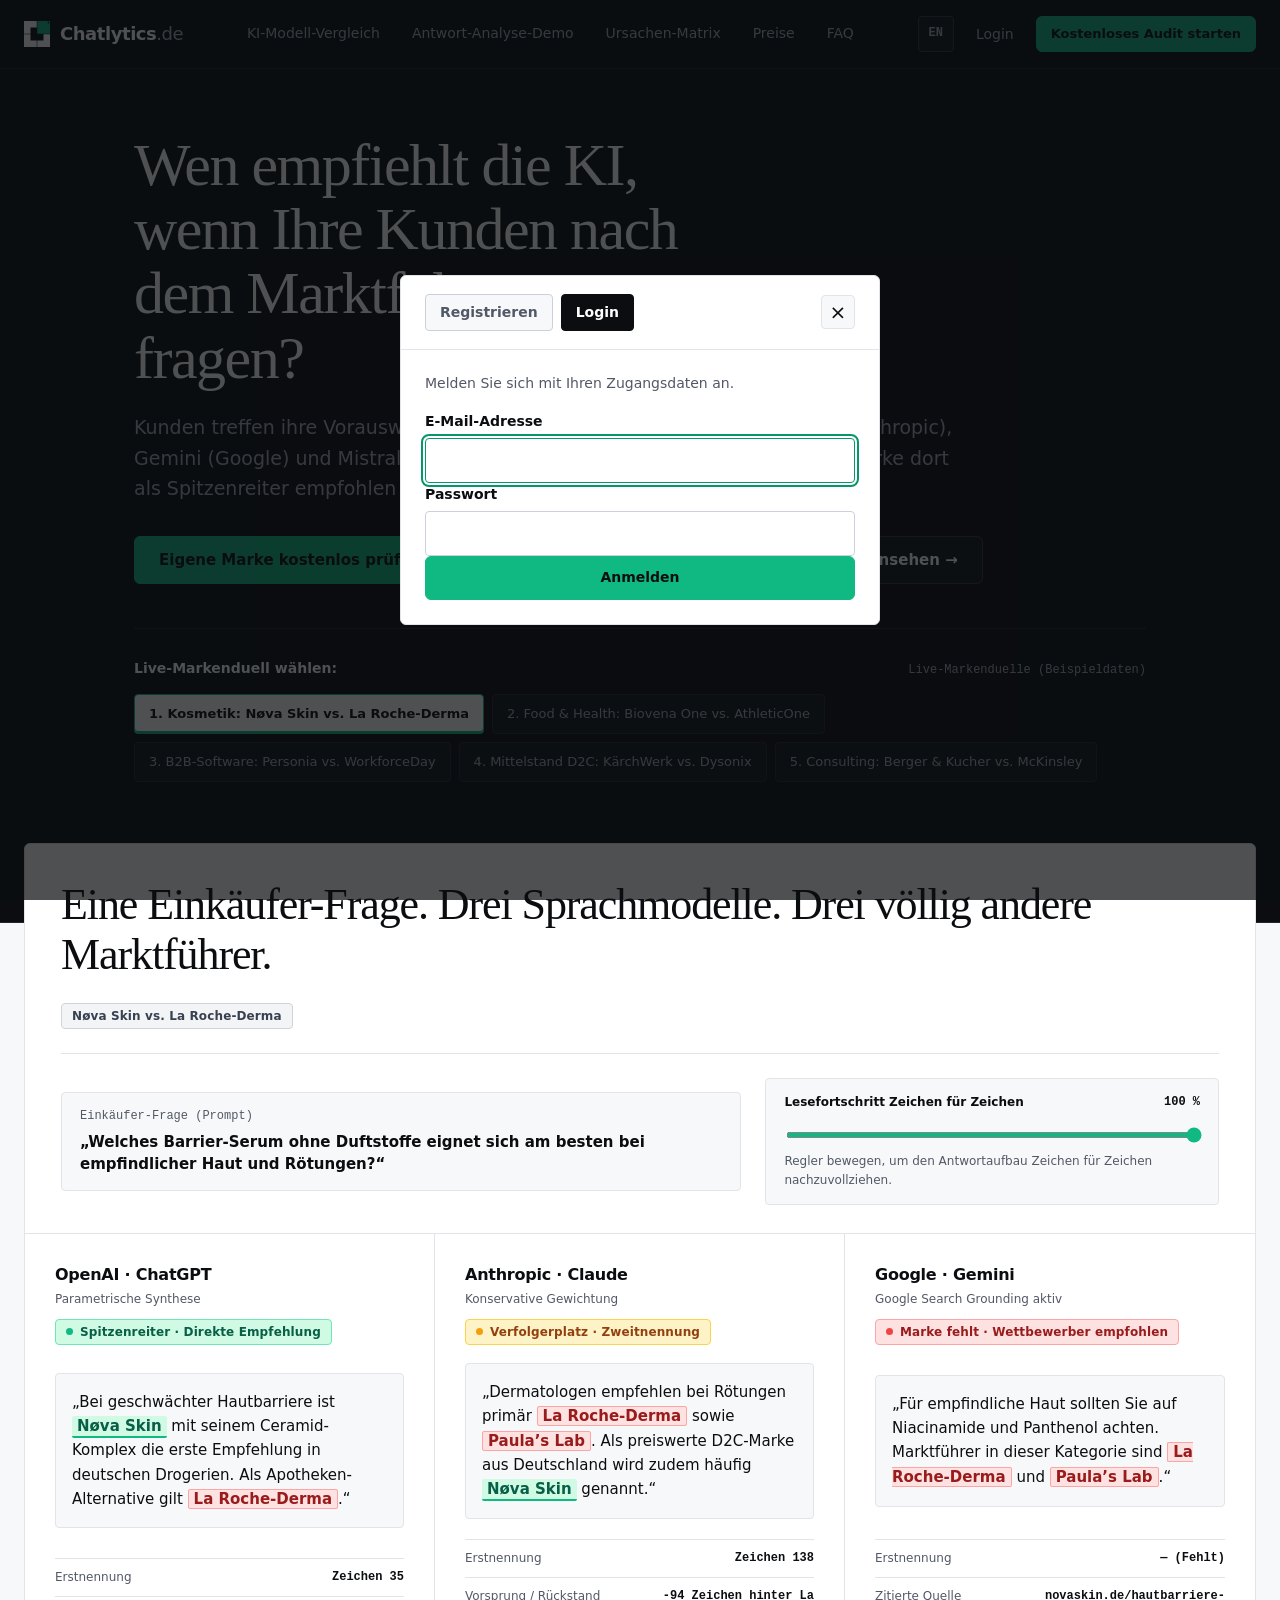
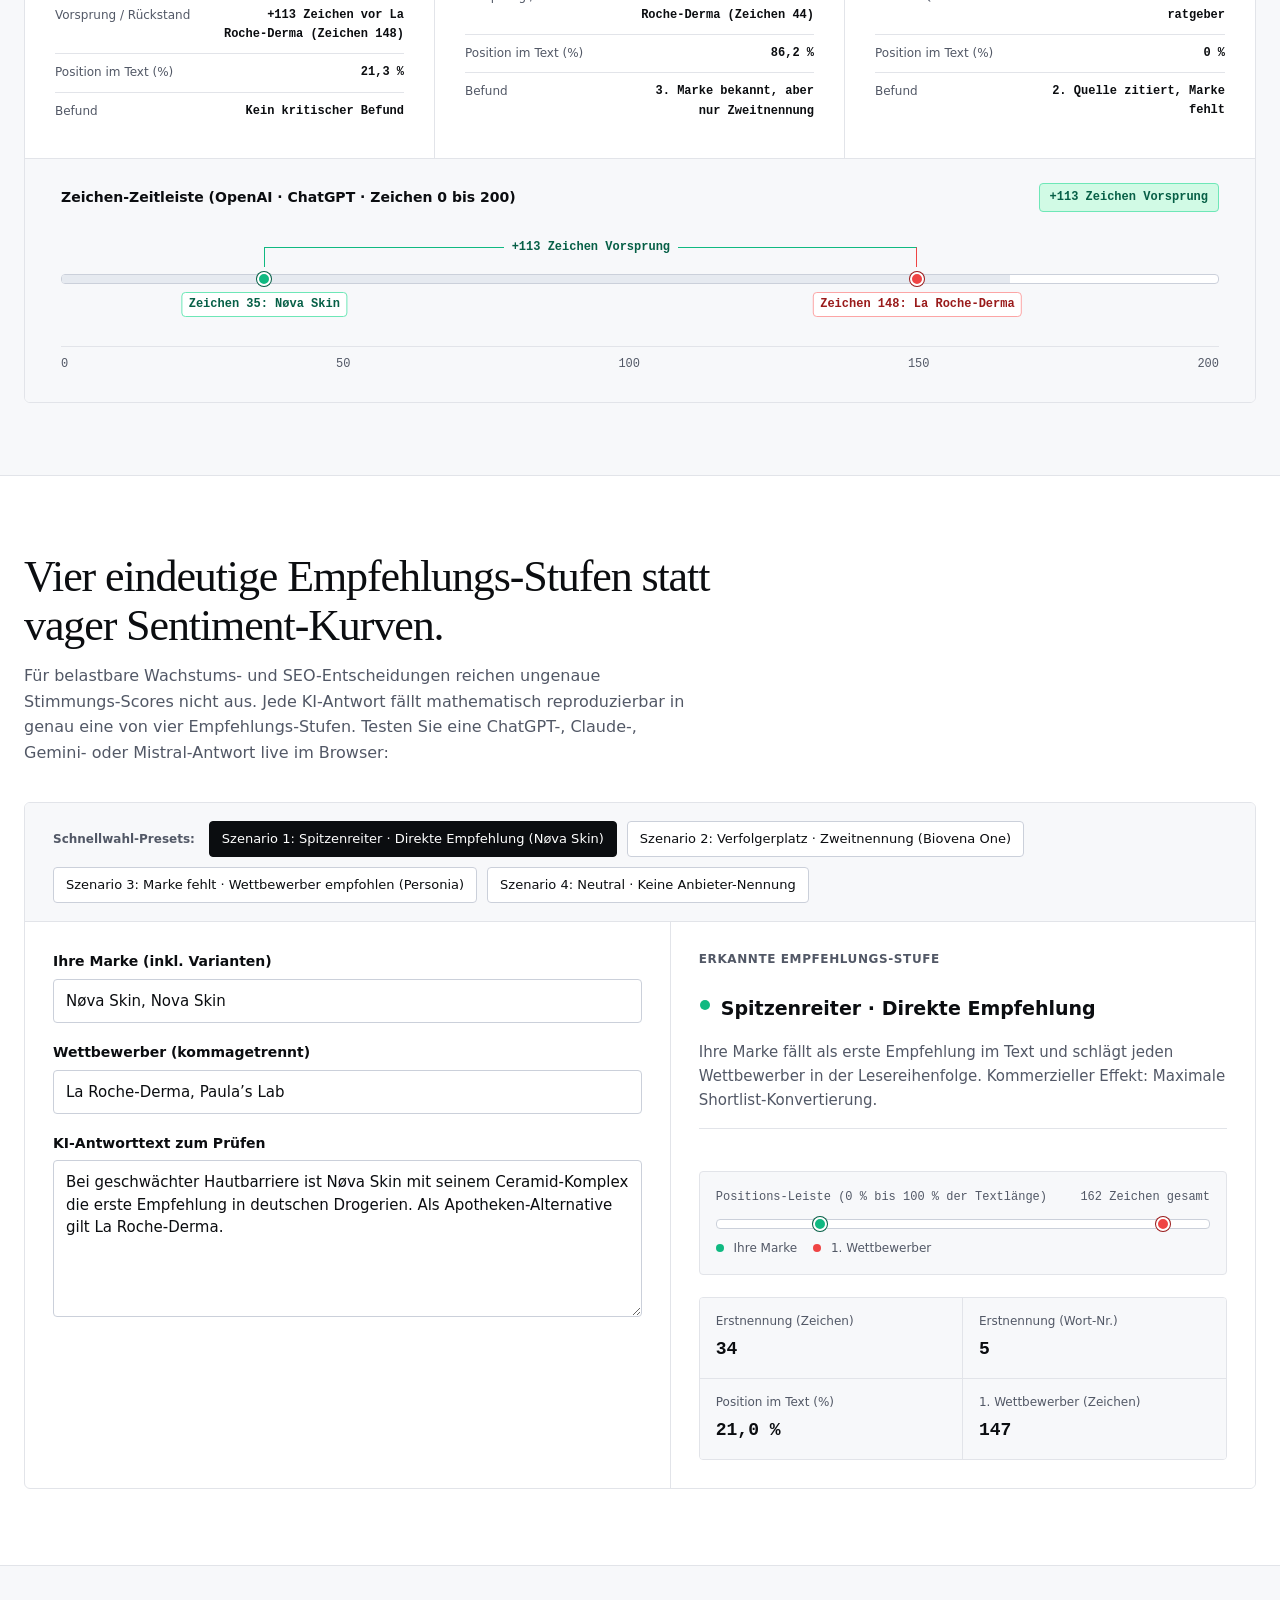
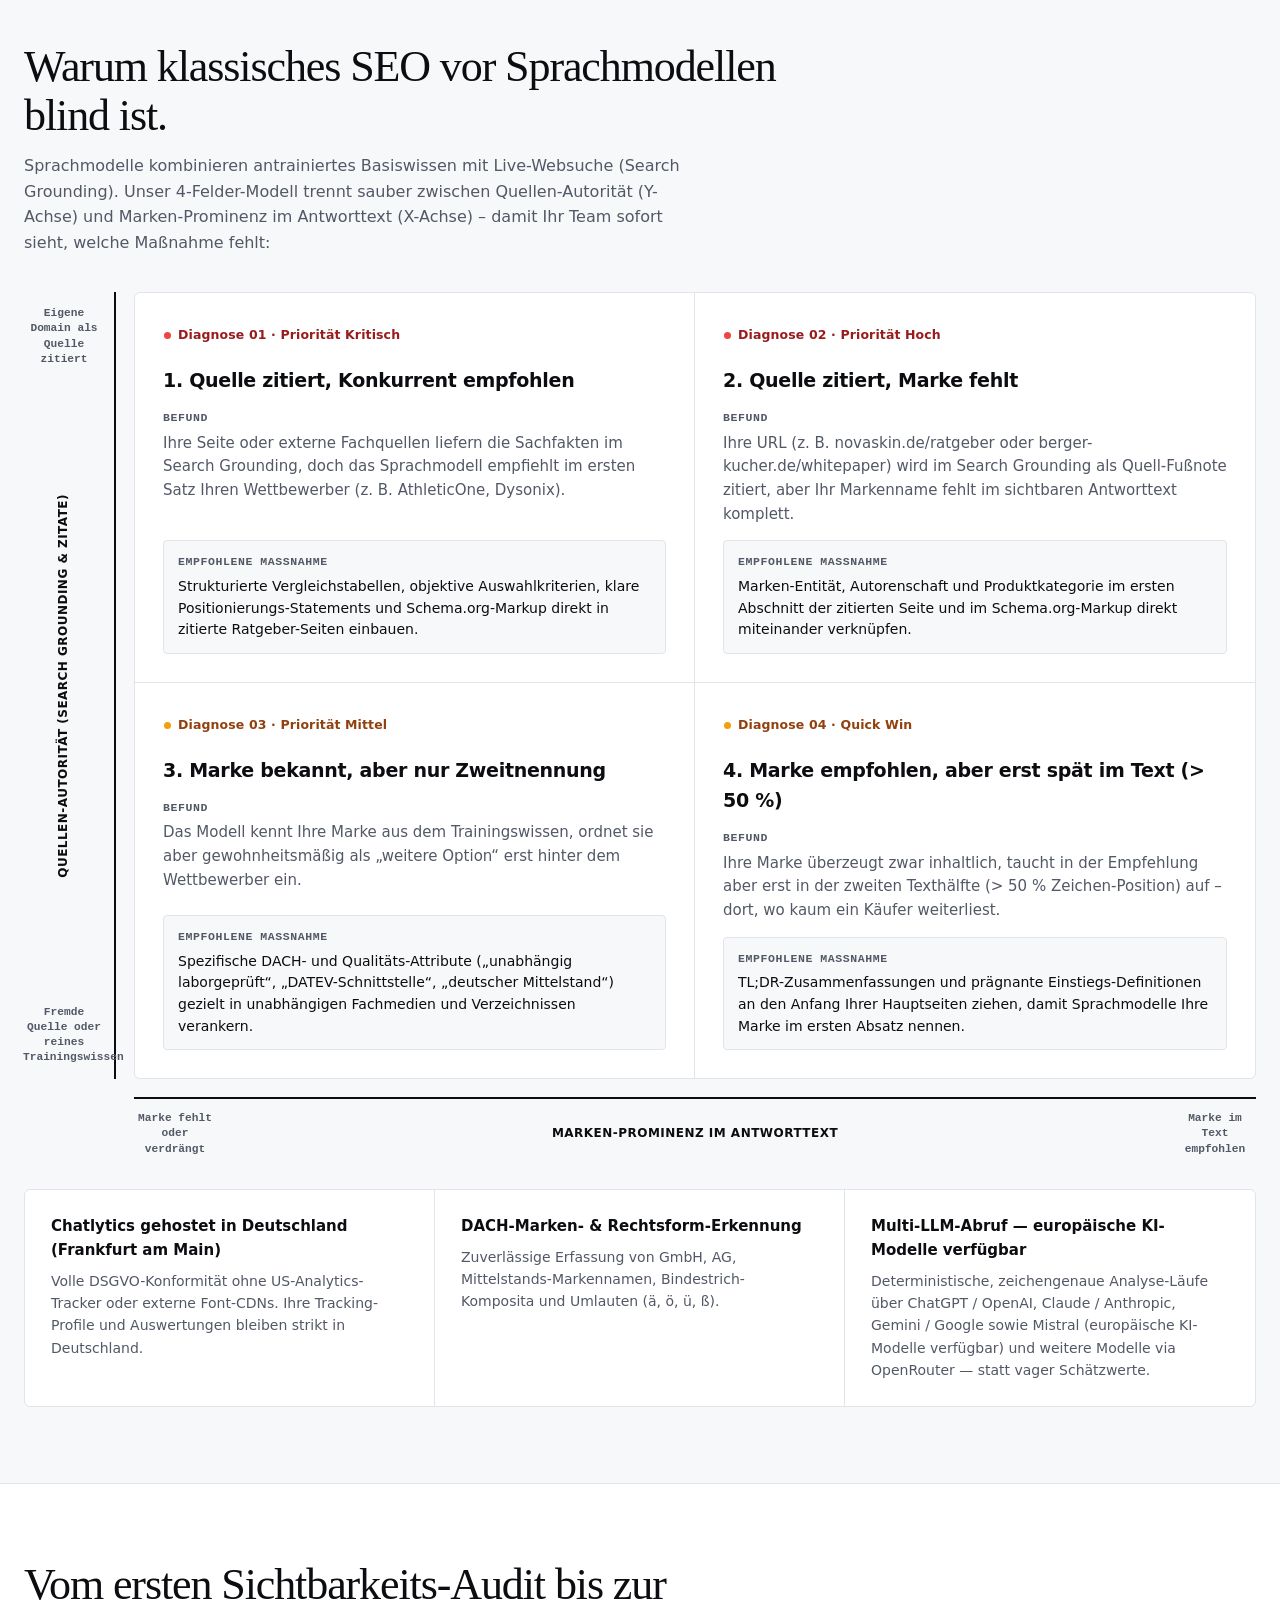
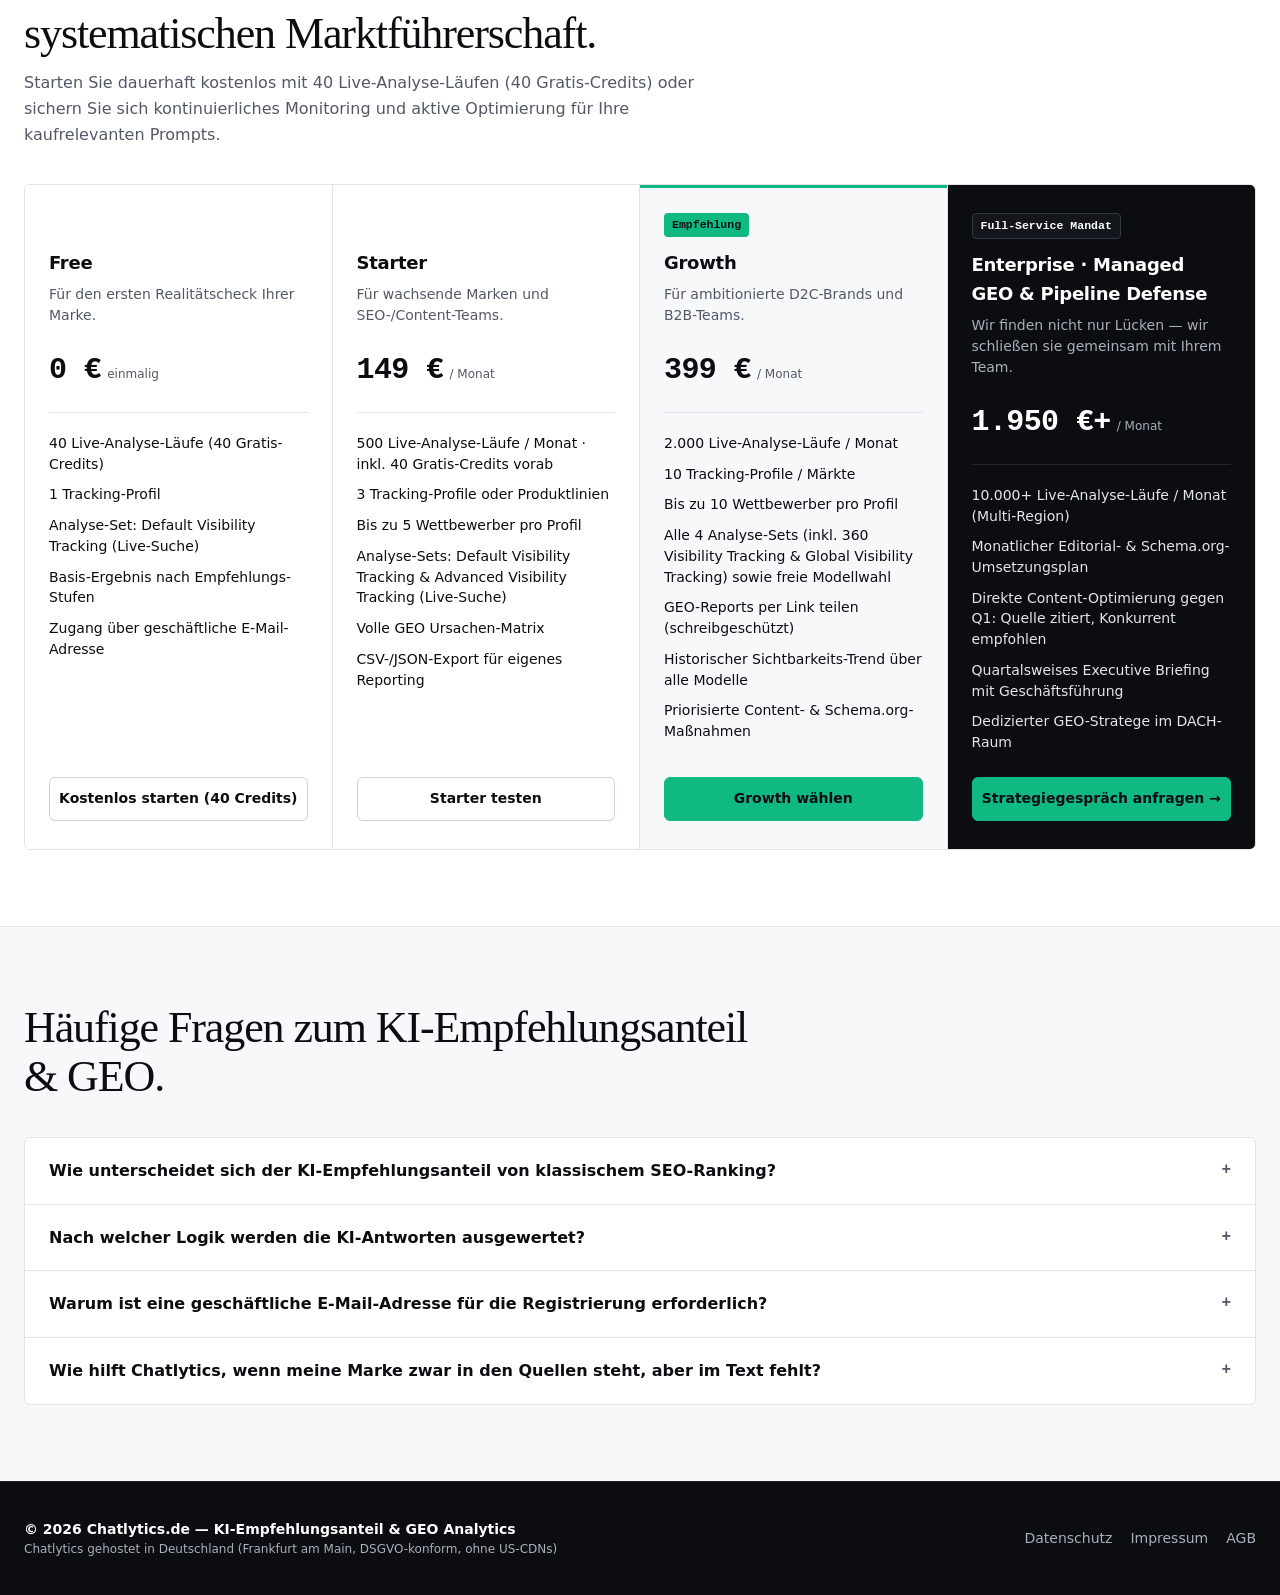
<file: dashboard.html>
<!DOCTYPE html>
<html lang="de">
<head>
  <meta charset="utf-8">
  <meta name="viewport" content="width=device-width, initial-scale=1, viewport-fit=cover">
  <script>(function(){try{var t=localStorage.getItem('chatlytics_theme');if(t==='dark'||t==='light'){document.documentElement.setAttribute('data-theme',t);}}catch(_){}})();</script>
  <title>Chatlytics.de — GEO Analyse-Cockpit</title>
  <meta name="description" content="KI-Empfehlungsanteil, zeichengenaue Erstnennung und GEO Ursachen-Matrix im Chatlytics GEO Analyse-Cockpit.">
  <link rel="icon" href="assets/favicon.svg" type="image/svg+xml">
  <link rel="stylesheet" href="assets/css/app.css">
</head>
<body class="dashboard-body">
  <a href="#main-content" class="skip-link">Direkt zum Inhalt springen</a>

  <!-- Read-Only Board Report Preview Banner -->
  <div id="magic-audit-banner" class="magic-audit-banner" style="display: none;">
    <span class="banner-icon" aria-hidden="true">
      <svg width="14" height="14" viewBox="0 0 16 16" fill="none" stroke="currentColor" stroke-width="1.5">
        <path d="M1 8s2.5-5 7-5 7 5 7 5-2.5 5-7 5-7-5-7-5z"/>
        <circle cx="8" cy="8" r="2"/>
      </svg>
    </span>
    <span class="banner-text" data-i18n="audit.banner">
      Sie betrachten einen geteilten Chatlytics GEO-Report (schreibgeschützt).
    </span>
  </div>

  <!-- Dashboard Navigation Header (Obsidian Command Bar) -->
  <header class="dashboard-header">
    <div class="cockpit-header-inner">
      <div class="cockpit-header-left">
        <a href="index.html" class="brand-link" aria-label="Chatlytics.de">
          <svg class="logo-mark" width="24" height="24" viewBox="0 0 100 100" fill="none" aria-hidden="true">
            <g fill="currentColor">
              <path d="M0 0H49V25H25V49H0Z"/>
              <path d="M0 51H25V75H49V100H0Z"/>
              <path d="M51 75H75V51H100V100H51Z"/>
            </g>
            <path fill="#10B981" fill-rule="evenodd" d="M51 0H100V49H51ZM88.6 3.2H96.8V11.4Z"/>
          </svg>
          <span class="brand-wordmark">Chatlytics</span>
        </a>
        <div class="header-config-wrap">
          <select id="config-select" class="form-control form-select header-config-select" aria-label="Tracking-Profil">
            <option value="" data-i18n="dashboard.all_configs">Alle Tracking-Profile</option>
          </select>
        </div>
      </div>

      <nav class="cockpit-top-nav" aria-label="Cockpit-Navigation">
        <button type="button" class="cockpit-nav-tab is-active" data-cockpit-nav="overview" aria-current="page" data-i18n="nav.overview">Übersicht</button>
        <button type="button" class="cockpit-nav-tab" data-cockpit-nav="analysis" data-i18n="nav.analysis">Analyse</button>
        <button type="button" class="cockpit-nav-tab" data-cockpit-nav="results" data-i18n="nav.results">Protokoll</button>
        <button type="button" class="cockpit-nav-tab" data-cockpit-nav="profiles" data-audit-hide="1" data-i18n="nav.profiles">Profil</button>
        <button type="button" class="cockpit-nav-tab" data-cockpit-nav="account" data-audit-hide="1" data-i18n="nav.account">Konto</button>
      </nav>

      <div class="cockpit-header-right">
        <button type="button" id="btn-mobile-period-trigger" class="mobile-period-trigger" aria-haspopup="dialog" aria-controls="period-comparison-bar">
          <svg width="16" height="16" viewBox="0 0 24 24" fill="none" stroke="currentColor" stroke-width="2" aria-hidden="true">
            <rect x="3" y="4" width="18" height="18" rx="2"></rect>
            <line x1="16" y1="2" x2="16" y2="6"></line>
            <line x1="8" y1="2" x2="8" y2="6"></line>
            <line x1="3" y1="10" x2="21" y2="10"></line>
          </svg>
          <span id="mobile-period-pill-label">30T</span>
        </button>

        <button type="button" class="credits-chip-btn desktop-only" id="user-credits-badge" data-cockpit-jump="account" data-audit-hide="1" title="Verbleibende Credits">
          <span id="header-credits-val" class="font-mono">40</span>
          <span data-i18n="nav.credits_short">Credits</span>
        </button>

        <button type="button" id="btn-theme-toggle" class="theme-icon-btn desktop-only" aria-label="Darstellung wechseln" title="Hell / Dunkel wechseln">
          <svg width="17" height="17" viewBox="0 0 24 24" fill="none" stroke="currentColor" stroke-width="2" aria-hidden="true">
            <circle cx="12" cy="12" r="4"></circle>
            <path d="M12 2v2M12 20v2M4.93 4.93l1.41 1.41M17.66 17.66l1.41 1.41M2 12h2M20 12h2M6.34 17.66l-1.41 1.41M19.07 4.93l-1.41 1.41"></path>
          </svg>
        </button>
      </div>
    </div>
  </header>

  <main id="main-content" class="dashboard-main container-fluid">
    <!-- Persistent Live Status Banners -->
    <div id="run-status-banner" class="run-status-banner hidden" role="status" aria-live="polite">
      <div class="run-status-main">
        <span id="run-status-indicator" class="run-status-indicator" aria-hidden="true"></span>
        <div class="run-status-copy">
          <div id="run-status-title" class="run-status-title">Test-Lauf gestartet</div>
          <div id="run-status-detail" class="run-status-detail">KI-Antworten werden erfasst…</div>
        </div>
        <span id="run-status-badge" class="run-status-badge font-mono">0 / 0</span>
        <button type="button" id="run-status-dismiss" class="btn-close run-status-dismiss" aria-label="Statusbanner schließen">&times;</button>
      </div>
      <div class="run-status-track" aria-hidden="true">
        <div id="run-status-progress-bar" class="run-status-progress-fill" style="width: 0%;"></div>
      </div>
    </div>

    <div id="first-day-banner" class="card first-day-banner hidden" role="status" aria-live="polite">
      <div class="first-day-body">
        <h3 id="first-day-title" class="first-day-title" data-i18n="dashboard.first_day_title">Tag 1 des Tracking-Profils — Datenerhebung läuft über den Kalendertag</h3>
        <p id="first-day-desc" class="first-day-desc" data-i18n="dashboard.first_day_desc">Ihre Prompts werden gemäß der gewählten Mess-Frequenz über den Tag verteilt als Analyse-Läufe ausgeführt. Aggregierte Tageswerte und Modell-Zeitreihen erscheinen ab morgen im Cockpit.</p>
      </div>
    </div>

    <!-- ================================================================
         VIEW 1: ÜBERSICHT (5 Kernmetriken + Zeitreihe)
         ================================================================ -->
    <section id="view-overview" class="cockpit-view is-active" data-view="overview" aria-label="Übersicht">
      <div class="overview-context-row">
        <div class="overview-profile-meta">
          <h1 class="overview-title" data-i18n="dashboard.page_title">GEO Analyse-Cockpit</h1>
          <span id="config-schedule-badge" class="badge badge-neutral hidden"></span>
        </div>
        <div class="overview-actions-inline desktop-only">
          <button type="button" class="btn btn-secondary btn-sm" data-cockpit-jump="profiles" data-audit-hide="1" data-i18n="overview.context_manage">Profil verwalten</button>
        </div>
      </div>

      <!-- Mobile compact range context strip -->
      <div class="mobile-range-chip-bar">
        <button type="button" id="btn-mobile-range-summary" class="mobile-range-chip-btn">
          <span id="mobile-range-summary-text" class="font-mono">30d · vs. Vorperiode</span>
        </button>
        <button type="button" class="btn btn-secondary btn-sm" data-cockpit-jump="profiles" data-audit-hide="1" data-i18n="nav.profiles">Profil</button>
      </div>

      <div id="period-sheet-backdrop" class="period-sheet-backdrop" aria-hidden="true"></div>

      <section id="period-comparison-bar" class="period-comparison-bar card" aria-label="Zeitraum und Vergleichszeitraum">
        <div class="period-bar-sheet-header">
          <strong data-i18n="period.sheet_title">Zeitraum &amp; Vergleich</strong>
          <button type="button" id="btn-close-period-sheet" class="btn-close" aria-label="Schließen">&times;</button>
        </div>
        <div class="period-bar-controls">
          <div id="period-filter" class="segmented-control" role="group" aria-label="Zeitraumfilter">
            <button type="button" class="segment-btn" data-period="7d">7d</button>
            <button type="button" class="segment-btn" data-period="14d">14d</button>
            <button type="button" class="segment-btn active" data-period="30d">30d</button>
            <button type="button" class="segment-btn" data-period="90d">90d</button>
            <button type="button" class="segment-btn" data-period="all">All</button>
            <button type="button" class="segment-btn" data-period="custom" data-i18n="period.custom">Eigener</button>
          </div>

          <div id="custom-period-controls" class="date-range-group hidden">
            <span class="date-range-label" data-i18n="period.custom_range_label">Zeitraum:</span>
            <input type="date" id="custom-start-date" class="form-control form-control-sm" aria-label="Startdatum">
            <input type="date" id="custom-end-date" class="form-control form-control-sm" aria-label="Enddatum">
          </div>

          <div class="date-range-group">
            <label for="compare-mode-select" class="date-range-label" data-i18n="compare.label">Vergleich:</label>
            <select id="compare-mode-select" class="form-control form-select form-control-sm">
              <option value="previous" selected data-i18n="compare.previous">vs. Vorperiode (gleich lang)</option>
              <option value="custom" data-i18n="compare.custom">vs. Benutzerdefiniert</option>
              <option value="none" data-i18n="compare.none">Kein Vergleich</option>
            </select>
          </div>

          <div id="custom-compare-controls" class="date-range-group hidden">
            <span class="date-range-label" data-i18n="compare.custom_range_label">Vergleichszeitraum:</span>
            <input type="date" id="compare-start-date" class="form-control form-control-sm" aria-label="Vergleichs-Startdatum">
            <input type="date" id="compare-end-date" class="form-control form-control-sm" aria-label="Vergleichs-Enddatum">
          </div>

          <button id="btn-apply-date-filters" type="button" class="btn btn-primary btn-sm hidden" data-i18n="period.apply">Anwenden</button>
          <div id="active-range-label" class="active-range-pill font-mono" aria-live="polite"></div>
        </div>
        <div id="period-bar-error" class="period-bar-error hidden" role="alert"></div>
      </section>

      <div id="empty-state" class="card empty-state-card" style="display: none;">
        <h3 class="empty-state-title" data-i18n="dashboard.empty_title">Keine Analysedaten im gewählten Zeitraum</h3>
        <p class="empty-state-desc" data-i18n="dashboard.empty_desc">Für das ausgewählte Tracking-Profil liegen im Zeitraum noch keine abgeschlossenen Analyse-Läufe vor. Starten Sie jetzt Ihren ersten Test-Lauf.</p>
        <button class="btn btn-primary" id="btn-empty-trigger" type="button" data-i18n="dashboard.trigger_run">Test-Lauf starten</button>
      </div>

      <!-- 5 Focused Core KPIs (Desktop: 5-col Metric Bar, Mobile: 2x2 + Full-width 5th) -->
      <section class="kpi-section" aria-label="Kernmetriken">
        <div id="kpi-grid" class="kpi-grid">
          <div class="kpi-card">
            <div class="kpi-header">
              <span class="kpi-title" data-i18n="kpi.som">Empfehlungsanteil</span>
            </div>
            <div class="kpi-value-row">
              <span id="kpi-som" class="kpi-value font-mono">0,0 %</span>
              <span id="kpi-som-delta" class="delta-badge delta-neutral">—</span>
            </div>
            <div class="kpi-subtext" data-i18n="kpi.som_sub">Nennungen in Analyse-Läufen (%)</div>
          </div>

          <div class="kpi-card">
            <div class="kpi-header">
              <span class="kpi-title" data-i18n="kpi.visibility">Sichtbarkeit</span>
            </div>
            <div class="kpi-value-row">
              <span id="kpi-visibility" class="kpi-value font-mono">0,0 %</span>
              <span id="kpi-visibility-delta" class="delta-badge delta-neutral">—</span>
            </div>
            <div class="kpi-subtext" data-i18n="kpi.visibility_sub">Marke oder Domain-Zitat (%)</div>
          </div>

          <div class="kpi-card">
            <div class="kpi-header">
              <span class="kpi-title" data-i18n="kpi.earliness">Textposition (Ø)</span>
            </div>
            <div class="kpi-value-row">
              <span id="kpi-earliness" class="kpi-value font-mono">0,0 %</span>
              <span id="kpi-earliness-delta" class="delta-badge delta-neutral">—</span>
            </div>
            <div class="kpi-subtext" data-i18n="kpi.earliness_sub">Relative Position im Text (%)</div>
          </div>

          <div class="kpi-card">
            <div class="kpi-header">
              <span class="kpi-title" data-i18n="kpi.citation_share">Domain-Zitate</span>
            </div>
            <div class="kpi-value-row">
              <span id="kpi-citations" class="kpi-value font-mono">0,0 %</span>
              <span id="kpi-citations-delta" class="delta-badge delta-neutral">—</span>
            </div>
            <div class="kpi-subtext" data-i18n="kpi.citation_share_sub">Eigene Domain in Quellen (%)</div>
          </div>

          <div class="kpi-card kpi-card-wide-mobile">
            <div class="kpi-header">
              <span class="kpi-title" data-i18n="kpi.total_runs">Analyse-Läufe</span>
            </div>
            <div class="kpi-value-row">
              <span id="kpi-runs" class="kpi-value font-mono">0</span>
              <span id="kpi-runs-delta" class="delta-badge delta-neutral">—</span>
            </div>
            <div class="kpi-subtext" data-i18n="kpi.runs_sub">Abgeschlossene Multi-Modell-Läufe</div>
          </div>
        </div>
      </section>

      <!-- Clean Time-Series Visualization -->
      <section id="timeline-card" class="card timeline-card" aria-label="Zeitverlauf und Modell-Performance pro Prompt">
        <div class="timeline-header-top">
          <div>
            <h2 class="card-title" data-i18n="timeline.title">Entwicklung über Zeitverlauf &amp; Vergleich</h2>
            <p id="timeline-subtitle" class="card-hint"></p>
          </div>
          <div class="date-range-group">
            <label for="timeline-prompt-select" class="date-range-label" data-i18n="timeline.prompt_filter_label">Prompt-Filter:</label>
            <select id="timeline-prompt-select" class="form-control form-select form-control-sm">
              <option value="" data-i18n="timeline.all_prompts">Alle Prompts (Aggregiert)</option>
            </select>
          </div>
        </div>

        <div class="timeline-controls-row">
          <div id="timeline-metric-tabs" class="timeline-tabs" role="tablist" aria-label="Kennzahl auswählen">
            <button type="button" role="tab" aria-selected="true" class="timeline-tab-btn active" data-metric="som_score" data-i18n="timeline.metric_som">Empfehlungsanteil</button>
            <button type="button" role="tab" aria-selected="false" class="timeline-tab-btn" data-metric="visibility_index" data-i18n="timeline.metric_visibility">Sichtbarkeit</button>
            <button type="button" role="tab" aria-selected="false" class="timeline-tab-btn" data-metric="citation_share" data-i18n="timeline.metric_citations">Zitate</button>
            <button type="button" role="tab" aria-selected="false" class="timeline-tab-btn" data-metric="avg_earliness" data-i18n="timeline.metric_earliness">Textposition</button>
          </div>
        </div>

        <div class="timeline-legend-bar">
          <div class="timeline-legend-items">
            <div class="timeline-legend-item">
              <span class="timeline-swatch swatch-primary" aria-hidden="true"></span>
              <span id="timeline-legend-primary" class="timeline-legend-text" data-i18n="timeline.legend_primary">Gewählter Zeitraum</span>
            </div>
            <div id="timeline-legend-compare-wrap" class="timeline-legend-item">
              <span class="timeline-swatch swatch-compare" aria-hidden="true"></span>
              <span id="timeline-legend-compare" class="timeline-legend-text" data-i18n="timeline.legend_compare">Vergleichszeitraum</span>
            </div>
            <div id="timeline-model-legend" class="timeline-model-legend" aria-label="KI-Modell-Serien"></div>
          </div>
          <div id="timeline-granularity-pill" class="timeline-granularity-pill font-mono"></div>
        </div>

        <div id="timeline-svg-wrap" class="timeline-svg-wrap">
          <div id="timeline-svg-host" class="timeline-svg-host" role="img" aria-label="Liniendiagramm zur Sichtbarkeitsentwicklung pro Modell und Prompt"></div>
          <div id="timeline-tooltip" class="timeline-tooltip hidden" role="status" aria-live="polite"></div>
        </div>
      </section>

      <div class="overview-quick-links">
        <button type="button" class="quick-jump-card" data-cockpit-jump="analysis">
          <span data-i18n="overview.goto_analysis">Empfehlungs-Stufen &amp; GEO-Matrix ansehen</span>
          <span class="quick-jump-arrow" aria-hidden="true">&rarr;</span>
        </button>
        <button type="button" class="quick-jump-card" data-cockpit-jump="results">
          <span data-i18n="overview.goto_results">Einzelne KI-Antworten im Protokoll prüfen</span>
          <span class="quick-jump-arrow" aria-hidden="true">&rarr;</span>
        </button>
      </div>
    </section>

    <!-- ================================================================
         VIEW 2: ANALYSE (Empfehlungs-Stufen, Wettbewerber, Zitate, GEO)
         ================================================================ -->
    <section id="view-analysis" class="cockpit-view" data-view="analysis" aria-label="Analyse">
      <div id="dashboard-data-grid" class="dashboard-grid">
        <div class="dashboard-grid-col-left">
          <section class="card mece-trend-card">
            <div class="card-header">
              <div>
                <h3 class="card-title" data-i18n="dashboard.mece_trend">Verteilung nach den 4 Empfehlungs-Stufen</h3>
                <span class="card-hint" data-i18n="dashboard.mece_sum_hint">Vollständige Aufteilung über alle ausgewerteten Antworten</span>
              </div>
            </div>
            <div class="card-body">
              <div id="mece-bar" class="mece-progress-bar">
                <div id="mece-bar-win" class="mece-bar-segment mece-bar-direct-win" style="width: 0%;" title="Spitzenreiter · Direkte Empfehlung"></div>
                <div id="mece-bar-halo" class="mece-bar-segment mece-bar-brand-halo" style="width: 0%;" title="Verfolgerplatz · Zweitnennung"></div>
                <div id="mece-bar-takeover" class="mece-bar-segment mece-bar-competitor-takeover" style="width: 0%;" title="Marke fehlt · Wettbewerber empfohlen"></div>
                <div id="mece-bar-generic" class="mece-bar-segment mece-bar-generic" style="width: 0%;" title="Neutral · Keine Anbieter-Nennung"></div>
              </div>

              <div class="mece-legend-list">
                <div class="mece-legend-item">
                  <span class="mece-legend-label-wrap">
                    <span class="mece-dot dot-win" aria-hidden="true"></span>
                    <span class="mece-legend-name" data-i18n="1_DIRECT_WIN">Spitzenreiter · Direkte Empfehlung</span>
                  </span>
                  <div class="mece-legend-values">
                    <span id="mece-count-win" class="mece-count font-mono">0</span>
                    <span id="mece-pct-win" class="mece-pct text-muted text-xs font-mono">(0,0 %)</span>
                  </div>
                </div>
                <div class="mece-legend-item">
                  <span class="mece-legend-label-wrap">
                    <span class="mece-dot dot-halo" aria-hidden="true"></span>
                    <span class="mece-legend-name" data-i18n="2_BRAND_HALO">Verfolgerplatz · Zweitnennung</span>
                  </span>
                  <div class="mece-legend-values">
                    <span id="mece-count-halo" class="mece-count font-mono">0</span>
                    <span id="mece-pct-halo" class="mece-pct text-muted text-xs font-mono">(0,0 %)</span>
                  </div>
                </div>
                <div class="mece-legend-item">
                  <span class="mece-legend-label-wrap">
                    <span class="mece-dot dot-takeover" aria-hidden="true"></span>
                    <span class="mece-legend-name" data-i18n="3_COMPETITOR_TAKEOVER">Marke fehlt · Wettbewerber empfohlen</span>
                  </span>
                  <div class="mece-legend-values">
                    <span id="mece-count-takeover" class="mece-count font-mono">0</span>
                    <span id="mece-pct-takeover" class="mece-pct text-muted text-xs font-mono">(0,0 %)</span>
                  </div>
                </div>
                <div class="mece-legend-item">
                  <span class="mece-legend-label-wrap">
                    <span class="mece-dot dot-generic" aria-hidden="true"></span>
                    <span class="mece-legend-name" data-i18n="4_GENERIC">Neutral · Keine Anbieter-Nennung</span>
                  </span>
                  <div class="mece-legend-values">
                    <span id="mece-count-generic" class="mece-count font-mono">0</span>
                    <span id="mece-pct-generic" class="mece-pct text-muted text-xs font-mono">(0,0 %)</span>
                  </div>
                </div>
              </div>
            </div>
          </section>

          <section class="card competitor-card">
            <div class="card-header">
              <h3 class="card-title" data-i18n="dashboard.competitors">Wettbewerber-Leaderboard</h3>
            </div>
            <div class="card-body table-responsive">
              <table class="table" id="competitor-table">
                <thead>
                  <tr>
                    <th style="width: 34px;">#</th>
                    <th data-i18n="table.competitor">Wettbewerber</th>
                    <th data-i18n="table.domain">Domain</th>
                    <th class="text-right" data-i18n="table.visibility_pct">Sichtbarkeit (%)</th>
                    <th class="text-right" data-i18n="table.mentions">Nennungen</th>
                    <th class="text-right" data-i18n="table.recommendations">Empfehlungen</th>
                    <th class="text-right" data-i18n="table.avg_pos">Ø Position</th>
                  </tr>
                </thead>
                <tbody id="competitors-tbody"></tbody>
              </table>
            </div>
          </section>

          <section class="card citations-card">
            <div class="card-header">
              <h3 class="card-title" data-i18n="dashboard.citations">Zitierte Quell-Domains (Search Grounding)</h3>
            </div>
            <div class="card-body table-responsive">
              <table class="table" id="citations-table">
                <thead>
                  <tr>
                    <th data-i18n="table.source_domain">Quell-Domain</th>
                    <th data-i18n="table.domain_type">Typ</th>
                    <th class="text-right" data-i18n="table.citation_count">Zitate</th>
                  </tr>
                </thead>
                <tbody id="citations-tbody"></tbody>
              </table>
            </div>
          </section>
        </div>

        <div class="dashboard-grid-col-right">
          <section id="geo-action-panel" class="card geo-action-panel">
            <div class="card-header geo-card-header">
              <h3 class="card-title" data-i18n="geo.title">GEO Ursachen-Matrix</h3>
              <span id="geo-active-badge" class="badge geo-badge geo-none" data-i18n="NONE">Kein kritischer Befund</span>
            </div>
            <div class="card-body">
              <div class="geo-prescription-box">
                <span class="prescription-label" data-i18n="geo.prescription_label">Empfohlene Maßnahme:</span>
                <p id="geo-prescription" class="prescription-text">—</p>
              </div>

              <div class="geo-svg-container">
                <div class="font-mono text-xs text-muted" style="margin-bottom: 6px;" data-i18n="geo.svg_title">Quellen-Autorität vs. Marken-Prominenz</div>
                <svg id="geo-svg-matrix" class="geo-svg-matrix" viewBox="0 0 280 156" role="img" aria-label="2x2 GEO Ursachen-Matrix">
                  <rect id="geo-cell-hijack" class="geo-svg-cell" x="4" y="4" width="132" height="70"/>
                  <text x="12" y="24" class="geo-svg-title-loss" font-family="sans-serif" font-weight="bold" font-size="9" data-i18n="svg.q1_title">1. QUELLE ZITIERT</text>
                  <text x="12" y="40" class="geo-svg-subtitle" font-family="sans-serif" font-size="8" data-i18n="svg.q1_sub">Konkurrent empfohlen</text>

                  <rect id="geo-cell-blindspot" class="geo-svg-cell" x="144" y="4" width="132" height="70"/>
                  <text x="152" y="24" class="geo-svg-title-loss" font-family="sans-serif" font-weight="bold" font-size="9" data-i18n="svg.q2_title">2. QUELLE ZITIERT</text>
                  <text x="152" y="40" class="geo-svg-subtitle" font-family="sans-serif" font-size="8" data-i18n="svg.q2_sub">Marke fehlt im Text</text>

                  <rect id="geo-cell-trap" class="geo-svg-cell" x="4" y="82" width="132" height="70"/>
                  <text x="12" y="102" class="geo-svg-title-halo" font-family="sans-serif" font-weight="bold" font-size="9" data-i18n="svg.q3_title">3. MARKE BEKANNT</text>
                  <text x="12" y="118" class="geo-svg-subtitle" font-family="sans-serif" font-size="8" data-i18n="svg.q3_sub">Nur Zweitnennung</text>

                  <rect id="geo-cell-buried" class="geo-svg-cell" x="144" y="82" width="132" height="70"/>
                  <text x="152" y="102" class="geo-svg-title-halo" font-family="sans-serif" font-weight="bold" font-size="9" data-i18n="svg.q4_title">4. EMPFOHLEN</text>
                  <text x="152" y="118" class="geo-svg-subtitle" font-family="sans-serif" font-size="8" data-i18n="svg.q4_sub">Erst spät (&gt; 50 %)</text>
                </svg>
              </div>

              <h4 class="geo-subhead" data-i18n="geo.matrix_title">Befund-Übersicht:</h4>
              <ul class="geo-quadrant-list">
                <li id="geo-stat-hijack" class="geo-item">
                  <div class="geo-item-header">
                    <span class="geo-name" data-i18n="matrix.q1_title">1. Quelle zitiert, Konkurrent empfohlen</span>
                    <span id="geo-count-hijack" class="geo-count font-mono">0</span>
                  </div>
                  <span class="geo-desc" data-i18n="matrix.q1_short">Quelle im Grounding zitiert, aber Wettbewerber wird empfohlen.</span>
                </li>
                <li id="geo-stat-blindspot" class="geo-item">
                  <div class="geo-item-header">
                    <span class="geo-name" data-i18n="matrix.q2_title">2. Quelle zitiert, Marke fehlt</span>
                    <span id="geo-count-blindspot" class="geo-count font-mono">0</span>
                  </div>
                  <span class="geo-desc" data-i18n="matrix.q2_short">Eigene Website zitiert, aber Markenname fehlt im Antworttext.</span>
                </li>
                <li id="geo-stat-trap" class="geo-item">
                  <div class="geo-item-header">
                    <span class="geo-name" data-i18n="matrix.q3_title">3. Marke bekannt, aber nur Zweitnennung</span>
                    <span id="geo-count-trap" class="geo-count font-mono">0</span>
                  </div>
                  <span class="geo-desc" data-i18n="matrix.q3_short">Marke bekannt, erscheint aber nur als Zweitnennung.</span>
                </li>
                <li id="geo-stat-buried" class="geo-item">
                  <div class="geo-item-header">
                    <span class="geo-name" data-i18n="matrix.q4_title">4. Marke empfohlen, aber erst spät im Text (&gt; 50 %)</span>
                    <span id="geo-count-buried" class="geo-count font-mono">0</span>
                  </div>
                  <span class="geo-desc" data-i18n="matrix.q4_short">Marke empfohlen, aber erst spät (&gt; 50 % im Text).</span>
                </li>
              </ul>
            </div>
          </section>
        </div>
      </div>
    </section>

    <!-- ================================================================
         VIEW 3: PROTOKOLL (Progressive Disclosure Antwort-Archiv + Sheet)
         ================================================================ -->
    <section id="view-results" class="cockpit-view" data-view="results" aria-label="Protokoll">
      <section id="user-results-section" class="card user-results-card" aria-label="Einzel-Läufe und KI-Antworten">
        <div class="card-header user-results-header">
          <div>
            <div class="user-results-title-row">
              <h3 class="card-title" data-i18n="results.title">Einzel-Läufe &amp; KI-Antworten (Prompt- &amp; Antwort-Archiv)</h3>
              <span id="user-results-table-badge" class="hidden" aria-hidden="true">user_results</span>
              <span id="user-results-total-badge" class="results-total-count font-mono">0</span>
            </div>
            <p class="card-hint" data-i18n="results.subtitle">Klicken Sie eine Zeile auf, um Prompt-Antwort-Paar, Quellen, Regionalbezug und Ausführungs-Telemetrie zu prüfen.</p>
          </div>
        </div>

        <div class="card-body">
          <div class="user-results-filters">
            <select id="results-prompt-filter" class="form-control form-select form-control-sm" aria-label="Nach Prompt filtern">
              <option value="" data-i18n="results.filter_all_prompts">Alle Prompts</option>
            </select>
            <select id="results-model-filter" class="form-control form-select form-control-sm" aria-label="Nach KI-Modell filtern">
              <option value="" data-i18n="results.filter_all_models">Alle KI-Modelle</option>
            </select>
            <select id="results-mece-filter" class="form-control form-select form-control-sm" aria-label="Nach Empfehlungs-Stufe filtern">
              <option value="" data-i18n="results.filter_all_tiers">Alle Empfehlungs-Stufen</option>
              <option value="1_DIRECT_WIN" data-i18n="1_DIRECT_WIN">Spitzenreiter · Direkte Empfehlung</option>
              <option value="2_BRAND_HALO" data-i18n="2_BRAND_HALO">Verfolgerplatz · Zweitnennung</option>
              <option value="3_COMPETITOR_TAKEOVER" data-i18n="3_COMPETITOR_TAKEOVER">Marke fehlt · Wettbewerber empfohlen</option>
              <option value="4_GENERIC" data-i18n="4_GENERIC">Neutral · Keine Anbieter-Nennung</option>
            </select>
            <input
              type="search"
              id="results-search-input"
              class="form-control form-control-sm"
              placeholder="Prompt oder KI-Antwort durchsuchen…"
              data-i18n-placeholder="results.search_placeholder"
              aria-label="Prompt oder KI-Antwort durchsuchen"
            >
            <button type="button" id="btn-results-reset-filters" class="btn btn-outline btn-sm results-reset-btn hidden" data-i18n="results.reset_filters">Filter zurücksetzen</button>
          </div>

          <p class="mobile-result-hint" data-i18n="results.tap_hint">Tippen für Prompt, Antworttext &amp; Quellen</p>

          <div class="table-responsive">
            <table class="table accordion-results-table" id="user-results-table">
              <thead>
                <tr>
                  <th style="width: 44px;" aria-label="Details"></th>
                  <th data-i18n="results.col_date">Datum</th>
                  <th data-i18n="results.col_prompt">Prompt</th>
                  <th data-i18n="results.col_model">KI-Modell &amp; Strategie</th>
                  <th data-i18n="results.col_tier">Empfehlungs-Stufe</th>
                  <th class="text-right" data-i18n="results.col_position">Position &amp; Quellen</th>
                </tr>
              </thead>
              <tbody id="user-results-tbody">
                <tr>
                  <td colspan="6" class="text-center text-muted" data-i18n="results.loading">Lade Einzel-Läufe…</td>
                </tr>
              </tbody>
            </table>
          </div>

          <div id="results-pagination" class="results-pagination-bar">
            <button type="button" id="btn-results-prev" class="btn btn-secondary btn-sm" disabled data-i18n="pagination.prev">← Zurück</button>
            <span id="results-page-info" class="font-mono text-xs text-muted">Seite 1 / 1</span>
            <button type="button" id="btn-results-next" class="btn btn-secondary btn-sm" disabled data-i18n="pagination.next">Weiter →</button>
          </div>
        </div>
      </section>
    </section>

    <!-- ================================================================
         VIEW 4: PROFIL (Tracking-Profil Konfiguration & Lifecycle)
         ================================================================ -->
    <section id="view-profiles" class="cockpit-view" data-view="profiles" data-audit-hide="1" aria-label="Tracking-Profile">
      <div class="section-page-head section-page-head-row">
        <div>
          <h2 class="section-page-title" data-i18n="profiles.title">Tracking-Profile &amp; Lebenszyklus</h2>
          <p class="section-page-sub" data-i18n="profiles.subtitle">Verwalten Sie aktive Prompt-Sets, Frequenzen, Test-Läufe und den Profil-Status.</p>
        </div>
        <button id="btn-new-config" type="button" class="btn btn-primary btn-sm" data-i18n="dashboard.new_config">+ Neues Profil</button>
      </div>

      <div class="profiles-layout-grid">
        <div class="card">
          <div class="card-header">
            <h3 id="profile-summary-name" class="card-title">Tracking-Profil</h3>
            <span id="profile-status-pill" class="badge badge-neutral hidden"></span>
          </div>
          <div class="card-body">
            <div class="profile-summary-grid">
              <div class="profile-meta-item">
                <span class="profile-meta-label" data-i18n="profiles.summary_brand">Marke</span>
                <span id="profile-summary-brand" class="profile-meta-value">—</span>
              </div>
              <div class="profile-meta-item">
                <span class="profile-meta-label" data-i18n="profiles.summary_domains">Domains</span>
                <span id="profile-summary-domains" class="profile-meta-value font-mono">—</span>
              </div>
              <div class="profile-meta-item">
                <span class="profile-meta-label" data-i18n="profiles.summary_prompts">Prompts</span>
                <span id="profile-summary-prompts" class="profile-meta-value font-mono">—</span>
              </div>
              <div class="profile-meta-item">
                <span class="profile-meta-label" data-i18n="profiles.summary_models">KI-Modelle</span>
                <span id="profile-summary-models" class="profile-meta-value font-mono">—</span>
              </div>
              <div class="profile-meta-item">
                <span class="profile-meta-label" data-i18n="profiles.summary_schedule">Frequenz</span>
                <span id="profile-summary-schedule" class="profile-meta-value">—</span>
              </div>
            </div>

            <div class="profile-action-stack">
              <button id="btn-trigger-run" type="button" class="btn btn-primary btn-trigger-run">
                <span data-i18n="dashboard.trigger_run">Test-Lauf starten</span>
              </button>
              <button id="btn-full-start-config" type="button" class="btn btn-primary hidden" data-i18n="dashboard.full_start_config">Monitoring aktivieren</button>
              <button id="btn-edit-config" type="button" class="btn btn-secondary" disabled data-i18n="dashboard.edit_config">Bearbeiten</button>
              <button id="btn-toggle-config-status" type="button" class="btn btn-secondary" disabled data-i18n="dashboard.pause_config">Pausieren</button>
              <button id="btn-share-audit" type="button" class="btn btn-outline" data-i18n="dashboard.share">Report teilen</button>
            </div>
          </div>
        </div>

        <div>
          <div id="profile-danger-zone" class="card danger-zone-card hidden">
            <div class="card-header">
              <h3 class="card-title" data-i18n="profiles.danger_zone">Lebenszyklus &amp; Archivierung</h3>
            </div>
            <div class="card-body">
              <div class="profile-action-stack" style="margin-top: 0;">
                <button id="btn-stop-config" type="button" class="btn btn-outline hidden" data-i18n="dashboard.stop_config">Stoppen</button>
                <button id="btn-archive-config" type="button" class="btn btn-secondary hidden" data-i18n="dashboard.archive_config">Archivieren</button>
                <button id="btn-delete-config" type="button" class="btn btn-outline hidden" data-i18n="dashboard.delete_config">Löschen</button>
              </div>
            </div>
          </div>
        </div>
      </div>
    </section>

    <!-- ================================================================
         VIEW 5: KONTO (Credits, Tarif/Billing, Theme, Sprache, Session)
         ================================================================ -->
    <section id="view-account" class="cockpit-view" data-view="account" data-audit-hide="1" aria-label="Konto und Einstellungen">
      <div class="section-page-head">
        <h2 class="section-page-title" data-i18n="account.title">Konto &amp; Abrechnung</h2>
      </div>

      <div class="account-layout-grid">
        <div id="account-billing-card" class="card">
          <div class="card-header">
            <h3 class="card-title" data-i18n="account.credits_title">Verfügbares Credit-Guthaben</h3>
          </div>
          <div class="card-body">
            <div class="account-credits-big font-mono">
              <span id="kpi-credits">0</span>
            </div>
            <p class="text-sm text-muted" style="margin: 8px 0 16px;" data-i18n="kpi.credits_sub">Guthaben für Test-Läufe und geplante Audits</p>

            <div class="setting-row">
              <div class="setting-info">
                <span class="setting-title" data-i18n="account.plan_title">Aktueller Tarif &amp; Kontingent</span>
                <span id="account-tier-label" class="setting-desc font-mono">—</span>
              </div>
              <a href="index.html#preise" id="billing-nav" class="btn btn-secondary btn-sm" data-i18n="account.plan_cta">Tarife &amp; Upgrades ansehen</a>
            </div>
          </div>
        </div>

        <div id="account-settings-card" class="card">
          <div class="card-header">
            <h3 id="profile-settings" class="card-title" data-i18n="account.prefs_title">Workspace-Einstellungen</h3>
          </div>
          <div class="card-body">
            <div class="setting-row">
              <div class="setting-info">
                <span class="setting-title" data-i18n="theme.label">Darstellung</span>
                <span class="setting-desc" data-i18n="theme.toggle_hint">Wechselt zwischen hellem Canvas und dunklem Workspace.</span>
              </div>
              <div class="theme-segmented" role="group" aria-label="Darstellung">
                <button type="button" class="theme-choice-btn is-active" data-theme-choice="light" aria-pressed="true" data-i18n="theme.light">Hell</button>
                <button type="button" class="theme-choice-btn" data-theme-choice="dark" aria-pressed="false" data-i18n="theme.dark">Dunkel</button>
              </div>
            </div>

            <div class="setting-row">
              <div class="setting-info">
                <span class="setting-title" data-i18n="account.language_label">Sprache</span>
                <span class="setting-desc" data-i18n="account.language_hint">Deutsch oder Englisch für Cockpit und Exporte.</span>
              </div>
              <button id="btn-lang-toggle" type="button" class="btn btn-secondary btn-sm" aria-label="Sprache wechseln">
                <span id="current-lang-label">EN</span>
              </button>
            </div>

            <div id="account-admin-row" class="setting-row hidden">
              <div class="setting-info">
                <span class="setting-title" data-i18n="account.admin_title">Administration</span>
                <span class="setting-desc" data-i18n="account.admin_hint">Mandanten-, Modell- und Tarifverwaltung öffnen.</span>
              </div>
              <a href="admin.html" id="admin-nav" class="btn btn-secondary btn-sm hidden" data-i18n="nav.admin">Admin-Cockpit</a>
            </div>

            <div class="setting-row">
              <div class="setting-info">
                <span class="setting-title" data-i18n="account.session_title">Sitzung</span>
                <span id="account-user-email" class="setting-desc font-mono">—</span>
              </div>
              <button id="btn-logout" type="button" class="btn btn-outline btn-sm" data-i18n="nav.logout">Abmelden</button>
            </div>
          </div>
        </div>
      </div>
    </section>
  </main>

  <!-- Mobile Bottom Floating Navigation Dock (< 768px only) -->
  <nav id="mobile-bottom-nav" class="mobile-bottom-nav" aria-label="Hauptnavigation">
    <button type="button" class="mobile-bottom-nav-btn is-active" data-cockpit-nav="overview" aria-current="page">
      <svg width="18" height="18" viewBox="0 0 24 24" fill="none" stroke="currentColor" stroke-width="2" aria-hidden="true">
        <rect x="3" y="3" width="7" height="7" rx="1"></rect>
        <rect x="14" y="3" width="7" height="7" rx="1"></rect>
        <rect x="3" y="14" width="7" height="7" rx="1"></rect>
        <rect x="14" y="14" width="7" height="7" rx="1"></rect>
      </svg>
      <span data-i18n="nav.overview">Übersicht</span>
    </button>
    <button type="button" class="mobile-bottom-nav-btn" data-cockpit-nav="analysis">
      <svg width="18" height="18" viewBox="0 0 24 24" fill="none" stroke="currentColor" stroke-width="2" aria-hidden="true">
        <line x1="18" y1="20" x2="18" y2="10"></line>
        <line x1="12" y1="20" x2="12" y2="4"></line>
        <line x1="6" y1="20" x2="6" y2="14"></line>
      </svg>
      <span data-i18n="nav.analysis">Analyse</span>
    </button>
    <button type="button" class="mobile-bottom-nav-btn" data-cockpit-nav="results">
      <svg width="18" height="18" viewBox="0 0 24 24" fill="none" stroke="currentColor" stroke-width="2" aria-hidden="true">
        <line x1="8" y1="6" x2="21" y2="6"></line>
        <line x1="8" y1="12" x2="21" y2="12"></line>
        <line x1="8" y1="18" x2="21" y2="18"></line>
        <circle cx="4" cy="6" r="1"></circle>
        <circle cx="4" cy="12" r="1"></circle>
        <circle cx="4" cy="18" r="1"></circle>
      </svg>
      <span data-i18n="nav.results">Protokoll</span>
    </button>
    <button type="button" class="mobile-bottom-nav-btn" data-cockpit-nav="profiles" data-audit-hide="1">
      <svg width="18" height="18" viewBox="0 0 24 24" fill="none" stroke="currentColor" stroke-width="2" aria-hidden="true">
        <line x1="4" y1="21" x2="4" y2="14"></line>
        <line x1="4" y1="10" x2="4" y2="3"></line>
        <line x1="12" y1="21" x2="12" y2="12"></line>
        <line x1="12" y1="8" x2="12" y2="3"></line>
        <line x1="20" y1="21" x2="20" y2="16"></line>
        <line x1="20" y1="12" x2="20" y2="3"></line>
        <line x1="2" y1="14" x2="6" y2="14"></line>
        <line x1="10" y1="8" x2="14" y2="8"></line>
        <line x1="18" y1="16" x2="22" y2="16"></line>
      </svg>
      <span data-i18n="nav.profiles">Profil</span>
    </button>
    <button type="button" class="mobile-bottom-nav-btn" data-cockpit-nav="account" data-audit-hide="1">
      <svg width="18" height="18" viewBox="0 0 24 24" fill="none" stroke="currentColor" stroke-width="2" aria-hidden="true">
        <circle cx="12" cy="8" r="4"></circle>
        <path d="M20 21a8 8 0 1 0-16 0"></path>
      </svg>
      <span data-i18n="nav.account">Konto</span>
    </button>
  </nav>

  <!-- Progressive Disclosure Result Detail Drawer / Mobile Bottom Sheet -->
  <div id="result-detail-sheet" class="detail-sheet-overlay hidden" role="dialog" aria-modal="true" aria-labelledby="result-detail-sheet-title" aria-hidden="true">
    <div id="result-detail-backdrop" class="detail-sheet-backdrop"></div>
    <div class="detail-sheet-panel">
      <div class="detail-sheet-handle" aria-hidden="true"></div>
      <div class="detail-sheet-header">
        <h3 id="result-detail-sheet-title" class="detail-sheet-title">Detail</h3>
        <button type="button" id="result-detail-close" class="btn-close" aria-label="Schließen">&times;</button>
      </div>
      <div id="result-detail-sheet-body" class="detail-sheet-body"></div>
    </div>
  </div>

  <!-- Conversion CTA Banner for Unregistered Board Report Visitors -->
  <aside id="magic-audit-cta" class="magic-audit-cta-banner" style="display: none;">
    <div class="container-fluid cta-inner">
      <div class="cta-message">
        <strong data-i18n="audit.cta_text">
          Möchten Sie kontinuierliche KI-Sichtbarkeitsanalysen für Ihre eigene Marke durchführen?
        </strong>
      </div>
      <div class="cta-actions">
        <a href="index.html?auth=signup" class="btn btn-primary btn-sm" data-i18n="audit.cta_btn">
          Jetzt kostenlos registrieren (40 Credits)
        </a>
      </div>
    </div>
  </aside>

  <!-- Create / Edit Config Modal -->
  <div id="config-modal" class="modal modal-hidden" role="dialog" aria-modal="true" aria-labelledby="config-modal-title" aria-hidden="true">
    <div class="modal-backdrop"></div>
    <div class="modal-dialog modal-dialog-wide card">
      <div class="modal-header">
        <h3 id="config-modal-title" class="modal-title" data-i18n="config.modal_create_title">Neues Tracking-Profil anlegen</h3>
        <button type="button" id="config-modal-close" class="btn-close" aria-label="Schließen">&times;</button>
      </div>
      <form id="config-form" class="modal-body">
        <div id="config-error" class="alert alert-error" role="alert"></div>

        <div class="form-group">
          <label for="cfg-brand" class="form-label">Markenname *</label>
          <input type="text" id="cfg-brand" class="form-control" placeholder="z.B. Personio" required>
        </div>

        <div class="form-group">
          <label for="cfg-domains" class="form-label">Eigene Domains (kommagetrennt) *</label>
          <input type="text" id="cfg-domains" class="form-control" placeholder="personio.de, personio.com" required>
        </div>

        <div class="form-group">
          <label for="cfg-prompts" class="form-label">Prompts (eine pro Zeile) *</label>
          <textarea id="cfg-prompts" class="form-control form-textarea" rows="4" placeholder="Welche HR-Software eignet sich für den Mittelstand?" required></textarea>
          <p id="cfg-prompts-lock-hint" class="cfg-tier-hint hidden" data-i18n="config.prompts_locked_hint">
            Hinweis: Nach Aktivierung des Monitorings sind Prompts sowie Suchregion &amp; Sprache gesperrt, um konsistente Zeitreihen zu gewährleisten.
          </p>
        </div>

        <div class="form-group">
          <label for="cfg-market-region" class="form-label" data-i18n="config.market_region_label">Suchregion &amp; Sprache (optional)</label>
          <select id="cfg-market-region" class="form-control form-select">
            <option value="" data-i18n="config.market_region_auto">Auto (aus Prompt-Sprache ableiten)</option>
            <option value="DACH">DACH (DE / AT / CH)</option>
            <option value="DE">Deutschland (DE)</option>
            <option value="AT">Österreich (AT)</option>
            <option value="CH">Schweiz (CH)</option>
            <option value="FR">Frankreich (FR)</option>
            <option value="ES">Spanien (ES)</option>
            <option value="IT">Italien (IT)</option>
            <option value="NL">Niederlande (NL)</option>
            <option value="UK">Vereinigtes Königreich (UK)</option>
            <option value="US">USA (US)</option>
            <option value="EU">Europäische Union (EU)</option>
            <option value="GLOBAL">Global</option>
            <option value="__custom__" data-i18n="config.market_region_custom_opt">Benutzerdefiniert…</option>
          </select>
          <input type="text" id="cfg-market-region-custom" class="form-control hidden" style="margin-top: 0.5rem;" maxlength="64" placeholder="z.B. Benelux, Nordics, Bayern" data-i18n-placeholder="config.market_region_custom_placeholder">
          <p class="form-hint" data-i18n="config.market_region_hint">Leer lassen für automatische Erkennung anhand der Prompt-Sprache. Wenn gesetzt, wird eine kurze Marktvorgabe in der Zielsprache an den Prompt angehängt.</p>
          <p id="cfg-market-region-lock-hint" class="cfg-tier-hint hidden" data-i18n="config.market_region_locked_hint">Hinweis: Nach Aktivierung des Monitorings ist Suchregion &amp; Sprache gemeinsam mit den Prompts gesperrt.</p>
        </div>

        <div class="form-group">
          <label for="cfg-competitors" class="form-label">Wettbewerber (kommagetrennt)</label>
          <input type="text" id="cfg-competitors" class="form-control" placeholder="Workday (workday.com), SAP (sap.com)">
        </div>

        <div class="form-group">
          <label for="cfg-name" class="form-label">Name des Tracking-Profils</label>
          <input type="text" id="cfg-name" class="form-control" placeholder="z.B. Personio HR DACH Tracking">
        </div>

        <div class="form-group">
          <label for="cfg-interval" class="form-label" data-i18n="config.interval_label">Mess-Frequenz (Analyse-Läufe / Tag pro LLM)</label>
          <select id="cfg-interval" class="form-control form-select">
            <option value="every_120m" selected data-i18n="interval.every_120m">Basis · 12 Analyse-Läufe / Tag pro LLM (alle 120 Min.)</option>
            <option value="every_60m" data-i18n="interval.every_60m">Standard · 24 Analyse-Läufe / Tag pro LLM (alle 60 Min.)</option>
            <option value="every_30m" data-i18n="interval.every_30m">Hoch · 48 Analyse-Läufe / Tag pro LLM (alle 30 Min.)</option>
            <option value="every_15m" data-i18n="interval.every_15m">Präzision · 96 Analyse-Läufe / Tag pro LLM (alle 15 Min.)</option>
          </select>
          <p id="cfg-tier-hint" class="cfg-tier-hint hidden"></p>
        </div>

        <div class="form-group">
          <span class="form-label" data-i18n="config.presets_label">Analyse-Set wählen</span>
          <span id="cfg-preset-mode-badge" class="badge badge-secondary" data-i18n="config.presets_badge_tier">Kuratiertes Analyse-Set</span>
          <p id="cfg-presets-hint" class="form-hint" data-i18n="config.presets_hint">Kuratiertes KI-Modell- und Live-Websuche-Profil für konsistente Wettbewerbs-Benchmarks.</p>
          <input type="hidden" id="cfg-preset-id" name="preset_id" value="default_visibility_tracking">
          <div id="cfg-presets-grid" class="preset-selector-grid" role="radiogroup" aria-label="Analyse-Sets"></div>
          <div id="cfg-custom-locked-banner" class="cfg-custom-locked-banner hidden" role="note" data-i18n="config.custom_models_locked_hint">
            Freie Einzelmodell- &amp; Live-Websuche-Auswahl ist ab dem Tarif Growth verfügbar. Ihr aktueller Tarif nutzt vordefinierte Analyse-Sets.
          </div>
        </div>

        <div id="cfg-custom-models-section">
        <div class="form-group">
          <span class="form-label" data-i18n="config.llms_label">Ziel-KI-Modelle (Multi-LLM via OpenRouter)</span>
          <p class="form-hint" data-i18n="config.llms_hint">Wählen Sie mindestens ein Modell. Alle Modelle werden einheitlich über OpenRouter ausgeführt (ohne System-Prompts, mit Batch-API bei deaktivierter Live-Websuche).</p>
          <div id="cfg-llms-list" class="llm-selector-grid">
            <label class="llm-option-card">
              <span class="llm-option-main">
                <input type="checkbox" class="cfg-llm-checkbox" name="target_llms" value="google/gemini-4-hydrogen" checked>
                <span>
                  <span class="llm-option-title">Google · Gemini 4 Hydrogen</span>
                  <span class="llm-option-meta">google/gemini-4-hydrogen · Live-Websuche</span>
                </span>
              </span>
            </label>

            <label class="llm-option-card">
              <span class="llm-option-main">
                <input type="checkbox" class="cfg-llm-checkbox" name="target_llms" value="openai/gpt-6-luna" checked>
                <span>
                  <span class="llm-option-title">OpenAI · GPT-6 Luna</span>
                  <span class="llm-option-meta">openai/gpt-6-luna · Live-Websuche</span>
                </span>
              </span>
            </label>

            <label class="llm-option-card">
              <span class="llm-option-main">
                <input type="checkbox" class="cfg-llm-checkbox" name="target_llms" value="openai/gpt-6.1-terra">
                <span>
                  <span class="llm-option-title">OpenAI · GPT-6.1 Terra</span>
                  <span class="llm-option-meta">openai/gpt-6.1-terra · Live-Websuche</span>
                </span>
              </span>
            </label>

            <label class="llm-option-card">
              <span class="llm-option-main">
                <input type="checkbox" class="cfg-llm-checkbox" name="target_llms" value="anthropic/claude-sonnet-5.5">
                <span>
                  <span class="llm-option-title">Anthropic · Claude Sonnet 5.5</span>
                  <span class="llm-option-meta">anthropic/claude-sonnet-5.5 · Live-Websuche</span>
                </span>
              </span>
            </label>
          </div>
        </div>

        <div class="form-group">
          <label class="form-checkbox-row">
            <input type="checkbox" id="cfg-search-enabled" checked>
            <span>
              <span class="llm-option-title" data-i18n="config.search_label">Live-Websuche (Search Grounding) aktivieren</span>
              <span class="llm-option-meta" data-i18n="config.search_hint">Nutzt OpenRouter Web-Search Tool / Web-Plugin für aktuelle Quellenzitate (Standard-Lauf; ohne Live-Websuche läuft Batch-API automatisch).</span>
            </span>
          </label>
        </div>

        </div><!-- /#cfg-custom-models-section -->

        <div id="cfg-credit-preview" class="cfg-credit-preview" aria-live="polite"></div>

        <div class="modal-footer">
          <button type="button" id="config-cancel" class="btn btn-secondary" data-i18n="common.cancel">Abbrechen</button>
          <button type="submit" class="btn btn-primary" data-i18n="config.btn_save">Tracking-Profil speichern</button>
        </div>
      </form>
    </div>
  </div>

  <!-- Share Board Report Modal -->
  <div id="share-modal" class="modal modal-hidden" role="dialog" aria-modal="true" aria-labelledby="share-modal-title" aria-hidden="true">
    <div class="modal-backdrop"></div>
    <div class="modal-dialog card">
      <div class="modal-header">
        <h3 id="share-modal-title" class="modal-title">Schreibgeschützter GEO-Report-Link</h3>
        <button type="button" id="share-modal-close" class="btn-close" aria-label="Schließen">&times;</button>
      </div>
      <div class="modal-body">
        <p class="text-sm text-muted" style="margin-bottom: 12px;">
          Über diesen sicheren Token-Link können Geschäftsführung, Marketing-Teams und Mandanten diesen Report ohne Login schreibgeschützt einsehen.
        </p>
        <div class="form-group">
          <input type="text" id="share-url-input" class="form-control font-mono" readonly>
        </div>
        <button id="btn-copy-share-url" class="btn btn-primary btn-block">Link in die Zwischenablage kopieren</button>
      </div>
    </div>
  </div>

  <!-- Confirmation Modal for Consequential Actions -->
  <div id="action-confirm-modal" class="modal modal-hidden" role="dialog" aria-modal="true" aria-labelledby="confirm-modal-title" aria-hidden="true">
    <div class="modal-backdrop"></div>
    <div class="modal-dialog card">
      <div class="modal-header">
        <h3 id="confirm-modal-title" class="modal-title" data-i18n="run.confirm_title">Test-Lauf jetzt starten?</h3>
        <button type="button" id="confirm-modal-close" class="btn-close" aria-label="Schließen">&times;</button>
      </div>
      <div class="modal-body">
        <p id="confirm-modal-message" class="text-sm text-muted confirm-modal-message"></p>
        <div id="confirm-modal-summary" class="confirm-summary-box" hidden></div>
        <div id="confirm-modal-warning" class="confirm-warning-note" role="alert" hidden></div>
      </div>
      <div class="modal-footer">
        <button type="button" id="confirm-modal-cancel" class="btn btn-secondary" data-i18n="common.cancel">Abbrechen</button>
        <button type="button" id="confirm-modal-submit" class="btn btn-primary" data-i18n="run.confirm_cta_generic">Bestätigen</button>
      </div>
    </div>
  </div>

  <!-- Toast Notification Container -->
  <div id="toast-container" class="toast-container" aria-live="polite" aria-atomic="true"></div>

  <footer class="footer">
    <div class="container-fluid footer-inner">
      <div class="footer-brand" data-i18n="footer.copyright">© 2026 Chatlytics.de — KI-Empfehlungsanteil &amp; GEO Analytics</div>
      <div class="footer-infra" data-i18n="footer.infra">Chatlytics gehostet in Deutschland (Frankfurt am Main, DSGVO-konform, ohne US-CDNs)</div>
    </div>
  </footer>

  <script type="module" src="assets/js/dashboard.js"></script>
</body>
</html>
</file>
<file: assets/css/app.css>
/**
 * assets/css/app.css
 * Chatlytics.de — Semantic Design System (Obsidian / Alabaster / First Choice Emerald)
 *
 * Design Principles:
 * - Semantic token architecture (--bg-canvas, --bg-surface, --text-primary, --color-primary, etc.)
 *   enabling effortless Light/Dark Mode switching via [data-theme="dark"].
 * - Neutrals: Obsidian (#0B0D10), Alabaster (#F7F8FA), Slate Gray (#525866), Hairline Border (#E2E4E9).
 * - Brand & Action: First Choice Emerald (#10B981) with WCAG AAA Obsidian ink (#0B0D10).
 * - Semantic Feedback: Success (#10B981), Warning (#F59E0B), Error (#EF4444).
 * - 100% Zero-CDN self-contained font stacks, structural 1px hairlines, and WCAG 2.2 AA/AAA contrast.
 */

/* ==========================================================================
   1. DESIGN TOKENS (Semantic Theme Layer + Legacy Aliases)
   ========================================================================== */
:root,
[data-theme="light"] {
  /* Semantic Surface & Canvas Tokens */
  --bg-canvas:                 #F7F8FA; /* Alabaster / Off-White */
  --bg-surface:                #FFFFFF; /* Analytical surface / card */
  --bg-surface-subtle:         #F1F3F6;
  --bg-surface-hover:          #E8ECF2;
  --bg-progress-track:         #E6EAF0;
  --bg-inverse:                #0B0D10; /* Obsidian / Tiefschwarz */
  --bg-inverse-elevated:       #13161B;
  --bg-inverse-hover:          #1A1E26;
  --bg-overlay:                rgba(11, 13, 16, 0.72);

  /* Semantic Typography Tokens */
  --text-primary:              #0B0D10; /* Obsidian headings & primary values */
  --text-secondary:            #525866; /* Slate Gray body copy & secondary labels */
  --text-muted:                #646B7A; /* Tertiary metadata (AA compliant) */
  --text-on-inverse:           #FFFFFF;
  --text-on-inverse-secondary: #A8B0BC;
  --text-on-inverse-muted:     #949BA6;
  --text-on-inverse-soft:      #E2E6ED;

  /* Semantic Border Tokens */
  --border-default:            #E2E4E9; /* Hairline Border */
  --border-strong:             #CBD0DA;
  --border-inverse:            #22262E;
  --border-inverse-strong:     #323844;

  /* Primary Brand & Interaction Tokens (First Choice Emerald) */
  --color-primary:             #10B981;
  --color-primary-hover:       #0EA572;
  --color-primary-fg:          #0B0D10; /* 7.53:1 WCAG AAA contrast on #10B981 */
  --color-primary-text:        #047857; /* 5.48:1 WCAG AA link text on #FFFFFF */
  --color-focus-ring:          #059669; /* 3.77:1 UI component contrast on #FFFFFF */
  --color-primary-tint:        #D1FAE5;
  --color-primary-border:      #6EE7B7;

  /* Semantic Status & Feedback Tokens */
  --color-success:             #10B981;
  --color-success-bg:          #D1FAE5;
  --color-success-border:      #6EE7B7;
  --color-success-text:        #065F46;

  --color-warning:             #F59E0B;
  --color-warning-bg:          #FEF3C7;
  --color-warning-border:      #FCD34D;
  --color-warning-text:        #92400E;

  --color-error:               #EF4444;
  --color-error-bg:            #FEE2E2;
  --color-error-border:        #FCA5A5;
  --color-error-text:          #991B1B;

  --color-neutral:             #525866;
  --color-neutral-bg:          #F3F4F6;
  --color-neutral-border:      #D1D5DB;
  --color-neutral-text:        #374151;

  /* Legacy Alias Tokens (Backwards Compatibility) */
  --bg-obsidian:               var(--bg-inverse);
  --bg-obsidian-elevated:      var(--bg-inverse-elevated);
  --bg-obsidian-hover:         var(--bg-inverse-hover);
  --border-obsidian:           var(--border-inverse);
  --border-obsidian-light:     var(--border-inverse-strong);
  --text-primary-light:        var(--text-on-inverse);
  --text-secondary-light:      var(--text-on-inverse-secondary);
  --text-muted-light:          var(--text-on-inverse-muted);
  --bg-alabaster:              var(--bg-canvas);
  --bg-paper:                  var(--bg-surface);
  --bg-subtle:                 var(--bg-surface-subtle);
  --border-hairline:           var(--border-default);
  --border-hairline-strong:    var(--border-strong);
  --text-primary-dark:         var(--text-primary);
  --text-secondary-dark:       var(--text-secondary);
  --text-tertiary-dark:        var(--text-muted);
  --accent-action:             var(--color-primary);
  --accent-action-hover:       var(--color-primary-hover);
  --accent-focus:              var(--color-focus-ring);
  --accent-link:               var(--color-primary-text);
  --status-win-text:           var(--color-success-text);
  --status-win-bg:             var(--color-success-bg);
  --status-win-border:         var(--color-success-border);
  --status-win-dot:            var(--color-success);
  --status-halo-text:          var(--color-warning-text);
  --status-halo-bg:            var(--color-warning-bg);
  --status-halo-border:        var(--color-warning-border);
  --status-halo-dot:           var(--color-warning);
  --status-loss-text:          var(--color-error-text);
  --status-loss-bg:            var(--color-error-bg);
  --status-loss-border:        var(--color-error-border);
  --status-loss-dot:           var(--color-error);
  --status-neutral-text:       var(--color-neutral-text);
  --status-neutral-bg:         var(--color-neutral-bg);
  --status-neutral-border:     var(--color-neutral-border);
  --status-neutral-dot:        var(--color-neutral);

  /* Typography Stacks (Zero-CDN Local-First + System Fallbacks) */
  --font-serif: 'Instrument Serif', 'Newsreader', Georgia, 'Times New Roman', serif;
  --font-sans:  'Plus Jakarta Sans', 'Inter', system-ui, -apple-system, BlinkMacSystemFont, "Segoe UI", Roboto, "Helvetica Neue", Arial, sans-serif;
  --font-mono:  'JetBrains Mono', ui-monospace, 'SFMono-Regular', Menlo, Monaco, Consolas, "Liberation Mono", "Courier New", monospace;

  /* Fluid Type Scale */
  --text-xs:   0.75rem;                                    /* 12px */
  --text-sm:   0.875rem;                                   /* 14px */
  --text-base: 1rem;                                       /* 16px */
  --text-lg:   clamp(1.0625rem, 0.35vw + 0.98rem, 1.1875rem);
  --text-xl:   clamp(1.1875rem, 0.6vw + 1.04rem, 1.375rem);
  --text-2xl:  clamp(1.5rem, 1.4vw + 1.15rem, 2.05rem);
  --text-3xl:  clamp(1.85rem, 2.3vw + 1.25rem, 2.75rem);
  --text-hero: clamp(2.35rem, 3.6vw + 1.3rem, 3.75rem);

  /* Spacing & Layout */
  --container-max: 1280px;
  --radius-sm:     4px;
  --radius-md:     6px;
  --radius-lg:     8px;
  --radius-pill:   9999px;

  /* Transitions */
  --ease-out:        cubic-bezier(0.22, 1, 0.36, 1);
  --transition-fast: 150ms var(--ease-out);
  --transition-med:  240ms var(--ease-out);
}

/* Dark Mode Semantic Overrides */
[data-theme="dark"] {
  --bg-canvas:                 #0B0D10;
  --bg-surface:                #13161B;
  --bg-surface-subtle:         #1A1E26;
  --bg-surface-hover:          #222732;
  --bg-progress-track:         #22262E;
  --bg-overlay:                rgba(11, 13, 16, 0.84);

  --text-primary:              #F7F8FA;
  --text-secondary:            #A8B0BC;
  --text-muted:                #949BA6;

  --border-default:            #22262E;
  --border-strong:             #323844;

  --color-primary-text:        #34D399;
  --color-focus-ring:          #10B981;
  --color-primary-tint:        rgba(16, 185, 129, 0.14);
  --color-primary-border:      #065F46;

  --color-success-bg:          rgba(16, 185, 129, 0.14);
  --color-success-border:      #065F46;
  --color-success-text:        #6EE7B7;

  --color-warning-bg:          rgba(245, 158, 11, 0.14);
  --color-warning-border:      #92400E;
  --color-warning-text:        #FCD34D;

  --color-error-bg:            rgba(239, 68, 68, 0.14);
  --color-error-border:        #991B1B;
  --color-error-text:          #FCA5A5;

  --color-neutral-bg:          #1A1E26;
  --color-neutral-border:      #323844;
  --color-neutral-text:        #CBD5E1;
}

/* ==========================================================================
   2. RESET & BASE TYPOGRAPHY
   ========================================================================== */
*,
*::before,
*::after {
  box-sizing: border-box;
}

html {
  scroll-behavior: smooth;
  -webkit-text-size-adjust: 100%;
}

body {
  margin: 0;
  font-family: var(--font-sans);
  font-size: var(--text-base);
  line-height: 1.6;
  color: var(--text-primary);
  background-color: var(--bg-canvas);
  -webkit-font-smoothing: antialiased;
  -moz-osx-font-smoothing: grayscale;
}

h1, h2, h3, h4, p, ul, ol, figure, blockquote {
  margin: 0;
}

ul, ol {
  padding: 0;
  list-style: none;
}

a {
  color: inherit;
  text-decoration: none;
}

button,
input,
select,
textarea {
  font: inherit;
  color: inherit;
}

button {
  cursor: pointer;
}

input[type="checkbox"],
input[type="radio"] {
  accent-color: var(--color-primary);
}

.legal-prose a,
.modal-body a[href^="mailto:"],
.link-preview {
  color: var(--color-primary-text);
  text-decoration: underline;
  text-underline-offset: 2px;
}

.legal-prose a:hover,
.modal-body a[href^="mailto:"]:hover,
.link-preview:hover {
  color: var(--color-primary);
}

/* Accessible Skip Link */
.skip-link {
  position: absolute;
  top: -100px;
  left: 16px;
  z-index: 9999;
  padding: 10px 16px;
  background: var(--bg-surface);
  color: var(--text-primary);
  border: 2px solid var(--color-focus-ring);
  border-radius: var(--radius-sm);
  font-size: var(--text-sm);
  font-weight: 600;
}

.skip-link:focus {
  top: 12px;
}

:focus-visible {
  outline: 2px solid var(--color-focus-ring);
  outline-offset: 2px;
}

.sr-only,
.visually-hidden {
  position: absolute;
  width: 1px;
  height: 1px;
  padding: 0;
  margin: -1px;
  overflow: hidden;
  clip: rect(0, 0, 0, 0);
  white-space: nowrap;
  border: 0;
}

.hidden {
  display: none !important;
}

.font-mono {
  font-family: var(--font-mono);
  font-variant-numeric: tabular-nums;
}

.font-serif {
  font-family: var(--font-serif);
}

.text-xs { font-size: var(--text-xs); }
.text-sm { font-size: var(--text-sm); }
.text-right { text-align: right; }
.text-center { text-align: center; }
.text-muted { color: var(--text-secondary); }

/* Scroll target offset below sticky header */
[id] {
  scroll-margin-top: 84px;
}

/* ==========================================================================
   3. CONTAINERS & GRID STRUCTURE
   ========================================================================== */
.container {
  width: 100%;
  max-width: var(--container-max);
  margin-inline: auto;
  padding-inline: 24px;
}

.container-fluid {
  width: 100%;
  max-width: 1440px;
  margin-inline: auto;
  padding-inline: 24px;
}

/* ==========================================================================
   4. BUTTONS & SEMANTIC BADGES
   ========================================================================== */
.btn {
  display: inline-flex;
  align-items: center;
  justify-content: center;
  gap: 8px;
  min-height: 44px;
  padding: 10px 20px;
  border-radius: var(--radius-md);
  border: 1px solid transparent;
  font-size: var(--text-sm);
  font-weight: 600;
  line-height: 1.2;
  transition: background-color var(--transition-fast), border-color var(--transition-fast), color var(--transition-fast), transform var(--transition-fast);
  white-space: nowrap;
}

.btn:disabled {
  opacity: 0.55;
  cursor: not-allowed;
}

.btn-sm {
  min-height: 36px;
  padding: 7px 14px;
  font-size: 0.8125rem;
}

.btn-lg {
  min-height: 48px;
  padding: 13px 24px;
  font-size: 0.9375rem;
}

.btn-block {
  width: 100%;
}

/* Primary Action (First Choice Emerald #10B981 with Obsidian AAA Ink) */
.btn-primary {
  background-color: var(--color-primary);
  color: var(--color-primary-fg);
  border-color: var(--color-primary);
}

.btn-primary:hover:not(:disabled) {
  background-color: var(--color-primary-hover);
  border-color: var(--color-primary-hover);
}

/* Primary Action on Dark Obsidian Surfaces */
.btn-light {
  background-color: var(--text-on-inverse);
  color: var(--text-primary);
  border-color: var(--text-on-inverse);
}

.btn-light:hover:not(:disabled) {
  background-color: var(--text-on-inverse-soft);
  border-color: var(--text-on-inverse-soft);
}

/* Secondary / Outline Buttons */
.btn-secondary {
  background-color: var(--bg-surface);
  color: var(--text-primary);
  border-color: var(--border-strong);
}

.btn-secondary:hover:not(:disabled) {
  background-color: var(--bg-surface-subtle);
  border-color: var(--text-primary);
}

.btn-outline {
  background-color: transparent;
  color: var(--text-primary);
  border-color: var(--border-strong);
}

.btn-outline:hover:not(:disabled) {
  background-color: var(--bg-surface-subtle);
}

.btn-dark-outline {
  background-color: var(--bg-inverse-elevated);
  color: var(--text-on-inverse);
  border-color: var(--border-inverse-strong);
}

.btn-dark-outline:hover:not(:disabled) {
  background-color: var(--bg-inverse-hover);
  border-color: var(--text-on-inverse-secondary);
}

.btn-ghost {
  background-color: transparent;
  color: var(--text-secondary);
  border-color: transparent;
}

.btn-ghost:hover:not(:disabled) {
  color: var(--text-primary);
  background-color: var(--bg-surface-subtle);
}

.btn-ghost-light {
  background-color: transparent;
  color: var(--text-on-inverse-secondary);
  border-color: transparent;
}

.btn-ghost-light:hover:not(:disabled) {
  color: var(--text-on-inverse);
  background-color: var(--bg-inverse-elevated);
}

/* Semantic Status Badges (Empfehlungs-Stufen & Diagnose) */
.badge,
.status-badge {
  display: inline-flex;
  align-items: center;
  gap: 7px;
  padding: 4px 10px;
  border-radius: var(--radius-sm);
  border: 1px solid var(--color-neutral-border);
  background-color: var(--color-neutral-bg);
  color: var(--color-neutral-text);
  font-size: var(--text-xs);
  font-weight: 600;
  line-height: 1.35;
  letter-spacing: 0.01em;
}

.status-dot {
  width: 7px;
  height: 7px;
  border-radius: 50%;
  flex-shrink: 0;
  background-color: var(--color-neutral);
}

.status-win,
.mece-direct-win,
.geo-none {
  background-color: var(--color-success-bg);
  color: var(--color-success-text);
  border-color: var(--color-success-border);
}
.status-win .status-dot,
.mece-direct-win .status-dot,
.geo-none .status-dot {
  background-color: var(--color-success);
}

.status-halo,
.mece-brand-halo,
.geo-trap,
.geo-buried {
  background-color: var(--color-warning-bg);
  color: var(--color-warning-text);
  border-color: var(--color-warning-border);
}
.status-halo .status-dot,
.mece-brand-halo .status-dot,
.geo-trap .status-dot,
.geo-buried .status-dot {
  background-color: var(--color-warning);
}

.status-loss,
.mece-competitor-takeover,
.geo-blindspot,
.geo-hijack {
  background-color: var(--color-error-bg);
  color: var(--color-error-text);
  border-color: var(--color-error-border);
}
.status-loss .status-dot,
.mece-competitor-takeover .status-dot,
.geo-blindspot .status-dot,
.geo-hijack .status-dot {
  background-color: var(--color-error);
}

.status-neutral,
.mece-generic,
.badge-neutral {
  background-color: var(--color-neutral-bg);
  color: var(--color-neutral-text);
  border-color: var(--color-neutral-border);
}
.status-neutral .status-dot,
.mece-generic .status-dot {
  background-color: var(--color-neutral);
}

.badge-success {
  background-color: var(--color-success-bg);
  color: var(--color-success-text);
  border-color: var(--color-success-border);
}

.badge-primary {
  background-color: var(--text-primary);
  color: var(--bg-surface);
  border-color: var(--text-primary);
}

.badge-secondary {
  background-color: var(--bg-surface-subtle);
  color: var(--text-secondary);
  border-color: var(--border-strong);
}

.badge-admin {
  background-color: var(--bg-inverse-elevated);
  color: var(--text-on-inverse);
  border-color: var(--border-inverse-strong);
}

/* ==========================================================================
   5. STICKY OBSIDIAN NAVBAR (Shared across Landing, Dashboard, Admin)
   ========================================================================== */
.navbar {
  position: sticky;
  top: 0;
  z-index: 100;
  background-color: var(--bg-inverse);
  border-bottom: 1px solid var(--border-inverse);
  color: var(--text-on-inverse);
}

.navbar-inner {
  display: flex;
  align-items: center;
  justify-content: space-between;
  gap: 20px;
  min-height: 68px;
}

.logo {
  display: inline-flex;
  align-items: center;
  gap: 10px;
  font-family: var(--font-sans);
  font-size: 1.125rem;
  font-weight: 700;
  letter-spacing: -0.025em;
  color: var(--text-on-inverse);
}

.logo-mark {
  width: 26px;
  height: 26px;
  flex-shrink: 0;
  display: block;
  color: var(--text-on-inverse);
}

.logo-tld {
  color: var(--text-on-inverse-secondary);
  font-weight: 500;
}

.nav-links {
  display: flex;
  align-items: center;
  gap: 28px;
}

.nav-links a,
.navbar-nav .nav-link {
  font-size: var(--text-sm);
  font-weight: 500;
  color: var(--text-on-inverse-secondary);
  padding: 6px 2px;
  border-bottom: 1px solid transparent;
  transition: color var(--transition-fast), border-color var(--transition-fast);
}

.nav-links a:hover,
.navbar-nav .nav-link:hover,
.navbar-nav .nav-link.active {
  color: var(--text-on-inverse);
  border-bottom-color: var(--color-primary);
}

.nav-actions {
  display: flex;
  align-items: center;
  gap: 10px;
}

.nav-login-link {
  padding: 8px 12px;
  font-size: var(--text-sm);
  font-weight: 500;
  color: var(--text-on-inverse-secondary);
  background: transparent;
  border: none;
  transition: color var(--transition-fast);
}

.nav-login-link:hover {
  color: var(--text-on-inverse);
}

.lang-toggle-btn {
  display: inline-flex;
  align-items: center;
  gap: 5px;
  min-height: 36px;
  padding: 5px 10px;
  border-radius: var(--radius-sm);
  border: 1px solid var(--border-inverse-strong);
  background-color: var(--bg-inverse-elevated);
  color: var(--text-on-inverse-secondary);
  font-family: var(--font-mono);
  font-size: var(--text-xs);
  font-weight: 600;
}

.lang-toggle-btn:hover {
  color: var(--text-on-inverse);
  border-color: var(--text-on-inverse-secondary);
}

.btn-mobile-menu {
  display: none;
  align-items: center;
  justify-content: center;
  width: 40px;
  height: 40px;
  border: 1px solid var(--border-inverse-strong);
  border-radius: var(--radius-sm);
  background: var(--bg-inverse-elevated);
  color: var(--text-on-inverse);
}

.mobile-nav-drawer {
  display: none;
  background-color: var(--bg-inverse-elevated);
  border-top: 1px solid var(--border-inverse);
  padding: 16px 24px 20px;
}

.mobile-nav-drawer.drawer-open {
  display: block;
}

.mobile-drawer-links {
  display: flex;
  flex-direction: column;
  gap: 4px;
}

.mobile-drawer-links a,
.mobile-drawer-links button {
  display: flex;
  align-items: center;
  justify-content: flex-start;
  width: 100%;
  padding: 11px 0;
  border: none;
  border-bottom: 1px solid var(--border-inverse);
  background: transparent;
  color: var(--text-on-inverse);
  font-size: var(--text-sm);
  font-weight: 500;
  text-align: left;
}

.mobile-drawer-links a:last-child,
.mobile-drawer-links button:last-child {
  border-bottom: none;
}

/* ==========================================================================
   6. SECTION 1: HERO STAGE (Obsidian #0B0D10)
   ========================================================================== */
.hero-stage {
  background-color: var(--bg-inverse);
  color: var(--text-on-inverse);
  padding-top: 64px;
  padding-bottom: 140px; /* Leaves room for 80px Dossier overlap */
  border-bottom: 1px solid var(--border-inverse);
}

.hero-inner {
  max-width: 1060px;
}

.section-eyebrow {
  font-family: var(--font-mono);
  font-size: var(--text-xs);
  font-weight: 600;
  letter-spacing: 0.08em;
  text-transform: uppercase;
  color: var(--text-secondary);
  margin-bottom: 14px;
}

.hero-stage .section-eyebrow {
  color: var(--text-on-inverse-secondary);
}

.hero-title {
  font-family: var(--font-serif);
  font-size: var(--text-hero);
  font-weight: 400;
  line-height: 1.07;
  letter-spacing: -0.025em;
  color: var(--text-on-inverse);
  max-width: 19ch;
  margin-bottom: 22px;
}

.hero-subhead {
  font-size: var(--text-lg);
  line-height: 1.62;
  color: var(--text-on-inverse-secondary);
  max-width: 68ch;
  margin-bottom: 32px;
}

.hero-cta-row {
  display: flex;
  flex-wrap: wrap;
  align-items: center;
  gap: 14px;
  margin-bottom: 44px;
}

/* Interactive Switcher Bar in Hero */
.hero-switcher {
  padding-top: 28px;
  border-top: 1px solid var(--border-inverse);
}

.hero-switcher-header {
  display: flex;
  flex-wrap: wrap;
  align-items: baseline;
  justify-content: space-between;
  gap: 8px;
  margin-bottom: 14px;
}

.hero-switcher-label {
  font-size: var(--text-sm);
  font-weight: 600;
  color: var(--text-on-inverse);
}

.hero-switcher-note {
  font-family: var(--font-mono);
  font-size: var(--text-xs);
  color: var(--text-on-inverse-secondary);
}

.industry-tabs {
  display: flex;
  flex-wrap: wrap;
  gap: 8px;
}

.industry-tab {
  min-height: 40px;
  padding: 8px 14px;
  border-radius: var(--radius-sm);
  border: 1px solid var(--border-inverse);
  background-color: var(--bg-inverse-elevated);
  color: var(--text-on-inverse-secondary);
  font-size: 0.8125rem;
  font-weight: 500;
  text-align: left;
  transition: background-color var(--transition-fast), border-color var(--transition-fast), color var(--transition-fast);
}

.industry-tab:hover {
  background-color: var(--bg-inverse-hover);
  color: var(--text-on-inverse);
  border-color: var(--border-inverse-strong);
}

.industry-tab.is-active,
.industry-tab[aria-selected="true"] {
  background-color: var(--text-on-inverse);
  color: var(--bg-inverse);
  border-color: var(--color-primary);
  box-shadow: inset 0 -2px 0 0 var(--color-primary);
  font-weight: 600;
}

/* ==========================================================================
   7. SECTION 2: DAS INTERAKTIVE MARKEN-DOSSIER (#dossier)
   ========================================================================== */
.dossier-section {
  position: relative;
  z-index: 10;
  padding-bottom: 72px;
}

.dossier-card {
  margin-top: -80px; /* Overlaps Obsidian -> Alabaster boundary */
  background-color: var(--bg-surface);
  border: 1px solid var(--border-default);
  border-radius: var(--radius-md);
  overflow: hidden;
}

.dossier-header {
  padding: 36px 36px 28px;
  border-bottom: 1px solid var(--border-default);
  background-color: var(--bg-surface);
}

.dossier-title-row {
  display: flex;
  align-items: flex-end;
  justify-content: space-between;
  gap: 24px;
  flex-wrap: wrap;
}

.dossier-title-row > .badge {
  flex-shrink: 0;
  white-space: nowrap;
}

.section-title {
  font-family: var(--font-serif);
  font-size: var(--text-3xl);
  font-weight: 400;
  line-height: 1.12;
  letter-spacing: -0.025em;
  color: var(--text-primary);
}

.section-subhead {
  font-size: var(--text-base);
  line-height: 1.62;
  color: var(--text-secondary);
  max-width: 66ch;
  margin-top: 12px;
}

.dossier-controls-bar {
  display: grid;
  grid-template-columns: minmax(0, 1.5fr) minmax(260px, 1fr);
  gap: 24px;
  margin-top: 24px;
  padding-top: 24px;
  border-top: 1px solid var(--border-default);
  align-items: center;
}

.dossier-prompt-box {
  background-color: var(--bg-canvas);
  border: 1px solid var(--border-default);
  border-radius: var(--radius-sm);
  padding: 14px 18px;
}

.dossier-prompt-kicker {
  display: flex;
  align-items: center;
  justify-content: space-between;
  gap: 12px;
  font-family: var(--font-mono);
  font-size: var(--text-xs);
  color: var(--text-secondary);
  margin-bottom: 6px;
}

.dossier-prompt-text {
  font-size: 0.9375rem;
  font-weight: 600;
  color: var(--text-primary);
  line-height: 1.45;
}

.dossier-scrubber-box {
  background-color: var(--bg-canvas);
  border: 1px solid var(--border-default);
  border-radius: var(--radius-sm);
  padding: 14px 18px;
}

.scrubber-label-row {
  display: flex;
  align-items: center;
  justify-content: space-between;
  gap: 10px;
  margin-bottom: 8px;
}

.scrubber-label {
  font-size: var(--text-xs);
  font-weight: 600;
  color: var(--text-primary);
}

.scrubber-pct {
  font-family: var(--font-mono);
  font-size: var(--text-xs);
  font-weight: 600;
  color: var(--text-primary);
}

.dossier-range {
  width: 100%;
  height: 6px;
  accent-color: var(--color-primary);
  cursor: pointer;
}

.scrubber-hint {
  display: block;
  margin-top: 6px;
  font-size: 0.75rem;
  color: var(--text-secondary);
}

/* 3-Column Model Comparison Grid */
.model-grid {
  display: grid;
  grid-template-columns: repeat(3, minmax(0, 1fr));
  border-bottom: 1px solid var(--border-default);
}

.model-col {
  display: flex;
  flex-direction: column;
  justify-content: space-between;
  padding: 28px 30px;
  background-color: var(--bg-surface);
  border-right: 1px solid var(--border-default);
}

.model-col:last-child {
  border-right: none;
}

.model-col-head {
  display: flex;
  flex-direction: column;
  align-items: flex-start;
  gap: 10px;
  margin-bottom: 18px;
}

.model-col-head .status-badge {
  white-space: nowrap;
}

.model-name {
  font-size: 1rem;
  font-weight: 700;
  color: var(--text-primary);
  letter-spacing: -0.015em;
}

.model-sub {
  display: block;
  margin-top: 2px;
  font-size: var(--text-xs);
  color: var(--text-secondary);
}

.model-response-box {
  min-height: 132px;
  padding: 16px;
  background-color: var(--bg-canvas);
  border: 1px solid var(--border-default);
  border-radius: var(--radius-sm);
  font-size: 0.9375rem;
  line-height: 1.62;
  color: var(--text-primary);
  margin-bottom: 20px;
}

.mark-brand {
  background-color: var(--color-success-bg);
  color: var(--color-success-text);
  border-bottom: 2px solid var(--color-success);
  padding: 1px 5px;
  border-radius: 2px;
  font-weight: 600;
}

.mark-comp {
  background-color: var(--color-error-bg);
  color: var(--color-error-text);
  border: 1px solid var(--color-error-border);
  padding: 0 5px;
  border-radius: 2px;
  font-weight: 600;
}

/* Tabular Data Footer inside each Model Column */
.model-metrics-table {
  width: 100%;
  border-collapse: collapse;
  border-top: 1px solid var(--border-default);
}

.model-metrics-table tr {
  border-bottom: 1px solid var(--border-default);
}

.model-metrics-table tr:last-child {
  border-bottom: none;
}

.model-metrics-table th {
  padding: 9px 0;
  text-align: left;
  font-size: var(--text-xs);
  font-weight: 500;
  color: var(--text-secondary);
  width: 44%;
  vertical-align: top;
}

.model-metrics-table td {
  padding: 9px 0 9px 10px;
  text-align: right;
  font-family: var(--font-mono);
  font-variant-numeric: tabular-nums;
  font-size: var(--text-xs);
  font-weight: 600;
  color: var(--text-primary);
  word-break: break-word;
}

/* Synchronized Character Timeline (0 to 200 Chars) */
.dossier-timeline {
  padding: 24px 36px 28px;
  background-color: var(--bg-canvas);
}

.timeline-top-row {
  display: flex;
  flex-wrap: wrap;
  align-items: center;
  justify-content: space-between;
  gap: 12px;
  margin-bottom: 18px;
}

.timeline-heading {
  font-size: var(--text-sm);
  font-weight: 600;
  color: var(--text-primary);
}

.timeline-lead-pill {
  font-family: var(--font-mono);
  font-size: var(--text-xs);
  font-weight: 600;
  padding: 4px 10px;
  border-radius: var(--radius-sm);
  background-color: var(--color-success-bg);
  color: var(--color-success-text);
  border: 1px solid var(--color-success-border);
}

.timeline-track-wrap {
  position: relative;
  padding-top: 44px;
  padding-bottom: 28px;
}

.timeline-track {
  position: relative;
  height: 10px;
  background-color: var(--bg-surface);
  border: 1px solid var(--border-strong);
  border-radius: var(--radius-sm);
}

.timeline-progress-fill {
  height: 100%;
  background-color: var(--bg-progress-track);
  border-radius: 2px 0 0 2px;
  transition: width 100ms linear;
}

/* Bracket connecting Pin 1 and Pin 2 */
.timeline-bracket {
  position: absolute;
  top: -28px;
  height: 20px;
  border-top: 1.5px solid var(--color-success);
  border-left: 1.5px solid var(--color-success);
  border-right: 1.5px solid var(--color-error);
  display: flex;
  align-items: flex-start;
  justify-content: center;
  pointer-events: none;
  transition: opacity var(--transition-fast);
}

.timeline-bracket-label {
  position: relative;
  top: -10px;
  background-color: var(--bg-canvas);
  padding: 0 8px;
  font-family: var(--font-mono);
  font-size: 0.75rem;
  font-weight: 600;
  color: var(--color-success-text);
  white-space: nowrap;
}

.timeline-pin {
  position: absolute;
  top: 50%;
  transform: translate(-50%, -50%);
  width: 14px;
  height: 14px;
  border-radius: 50%;
  border: 2px solid var(--bg-surface);
  z-index: 3;
  transition: opacity var(--transition-fast);
}

.timeline-pin-brand {
  background-color: var(--color-success);
  box-shadow: 0 0 0 1px var(--color-success-text);
}

.timeline-pin-comp {
  background-color: var(--color-error);
  box-shadow: 0 0 0 1px var(--color-error-text);
}

.timeline-pin-tag {
  position: absolute;
  top: 18px;
  left: 50%;
  transform: translateX(-50%);
  white-space: nowrap;
  font-family: var(--font-mono);
  font-size: 0.75rem;
  font-weight: 600;
  padding: 2px 6px;
  border-radius: var(--radius-sm);
  background: var(--bg-surface);
  border: 1px solid var(--border-default);
}

.timeline-pin-brand .timeline-pin-tag {
  color: var(--color-success-text);
  border-color: var(--color-success-border);
}

.timeline-pin-comp .timeline-pin-tag {
  color: var(--color-error-text);
  border-color: var(--color-error-border);
}

.timeline-scale-ticks {
  display: flex;
  justify-content: space-between;
  margin-top: 34px;
  padding-top: 8px;
  border-top: 1px solid var(--border-default);
  font-family: var(--font-mono);
  font-size: 0.75rem;
  color: var(--text-secondary);
}

/* ==========================================================================
   8. GENERAL LIGHT-SECTION RHYTHM
   ========================================================================== */
.section-light {
  padding: 76px 0;
  border-top: 1px solid var(--border-default);
}

.section-paper {
  background-color: var(--bg-surface);
}

.section-alabaster {
  background-color: var(--bg-canvas);
}

.section-header {
  max-width: 760px;
  margin-bottom: 36px;
}

/* ==========================================================================
   9. SECTION 3: DER ANTWORT-PRÜFSTAND (#pruefstand)
   ========================================================================== */
.workbench-card {
  background-color: var(--bg-surface);
  border: 1px solid var(--border-default);
  border-radius: var(--radius-md);
  overflow: hidden;
}

.preset-bar {
  display: flex;
  flex-wrap: wrap;
  align-items: center;
  gap: 10px;
  padding: 18px 28px;
  background-color: var(--bg-canvas);
  border-bottom: 1px solid var(--border-default);
}

.preset-bar-label {
  font-size: var(--text-xs);
  font-weight: 600;
  color: var(--text-secondary);
  margin-right: 4px;
}

.preset-btn {
  min-height: 36px;
  padding: 6px 12px;
  border-radius: var(--radius-sm);
  border: 1px solid var(--border-strong);
  background-color: var(--bg-surface);
  color: var(--text-primary);
  font-size: 0.8125rem;
  font-weight: 500;
  transition: background-color var(--transition-fast), border-color var(--transition-fast);
}

.preset-btn:hover {
  background-color: var(--bg-surface-subtle);
  border-color: var(--text-primary);
}

.preset-btn.is-active {
  background-color: var(--text-primary);
  color: var(--bg-surface);
  border-color: var(--text-primary);
}

.workbench-grid {
  display: grid;
  grid-template-columns: minmax(0, 1.05fr) minmax(0, 0.95fr);
}

.workbench-inputs {
  padding: 28px;
  border-right: 1px solid var(--border-default);
  display: flex;
  flex-direction: column;
  gap: 18px;
}

.workbench-output {
  padding: 28px;
  background-color: var(--bg-surface);
  display: flex;
  flex-direction: column;
  justify-content: space-between;
  gap: 22px;
}

.form-group {
  display: flex;
  flex-direction: column;
  gap: 6px;
}

.form-label {
  font-size: var(--text-sm);
  font-weight: 600;
  color: var(--text-primary);
}

.form-control,
.form-input,
.form-select,
.form-textarea {
  width: 100%;
  padding: 10px 12px;
  border: 1px solid var(--border-strong);
  border-radius: var(--radius-sm);
  background-color: var(--bg-surface);
  color: var(--text-primary);
  font-size: 0.9375rem;
  line-height: 1.5;
  transition: border-color var(--transition-fast);
}

.form-control:focus,
.form-input:focus,
.form-select:focus,
.form-textarea:focus {
  border-color: var(--color-focus-ring);
}

.form-textarea {
  resize: vertical;
  min-height: 144px;
}

.form-hint {
  font-size: var(--text-xs);
  color: var(--text-secondary);
}

.output-top {
  display: flex;
  flex-direction: column;
  align-items: flex-start;
  gap: 8px;
  padding-bottom: 16px;
  border-bottom: 1px solid var(--border-default);
}

.output-kicker {
  font-size: var(--text-xs);
  font-weight: 600;
  color: var(--text-secondary);
  text-transform: uppercase;
  letter-spacing: 0.05em;
}

.result-title {
  font-size: 1.1875rem;
  font-weight: 700;
  color: var(--text-primary);
  margin-top: 16px;
  margin-bottom: 8px;
}

.result-desc {
  font-size: 0.9375rem;
  line-height: 1.6;
  color: var(--text-secondary);
}

/* Position Bar inside Antwort-Prüfstand */
.pos-bar-panel {
  margin-top: 20px;
  padding: 16px;
  background-color: var(--bg-canvas);
  border: 1px solid var(--border-default);
  border-radius: var(--radius-sm);
}

.pos-bar-head {
  display: flex;
  justify-content: space-between;
  align-items: center;
  font-family: var(--font-mono);
  font-size: var(--text-xs);
  color: var(--text-secondary);
  margin-bottom: 12px;
}

.pos-bar-track {
  position: relative;
  height: 10px;
  background-color: var(--bg-surface);
  border: 1px solid var(--border-strong);
  border-radius: var(--radius-sm);
}

.pos-pin {
  position: absolute;
  top: 50%;
  transform: translate(-50%, -50%);
  width: 14px;
  height: 14px;
  border-radius: 50%;
  border: 2px solid var(--bg-surface);
}

.pos-pin-brand {
  background-color: var(--color-success);
  box-shadow: 0 0 0 1px var(--color-success-text);
  z-index: 3;
}

.pos-pin-comp {
  background-color: var(--color-error);
  box-shadow: 0 0 0 1px var(--color-error-text);
  z-index: 2;
}

.pos-bar-legend {
  display: flex;
  flex-wrap: wrap;
  gap: 16px;
  margin-top: 10px;
  font-size: var(--text-xs);
  color: var(--text-secondary);
}

.legend-dot-inline {
  display: inline-block;
  width: 8px;
  height: 8px;
  border-radius: 50%;
  margin-right: 6px;
}

.metrics-4-grid {
  display: grid;
  grid-template-columns: repeat(2, minmax(0, 1fr));
  border: 1px solid var(--border-default);
  border-radius: var(--radius-sm);
  overflow: hidden;
}

.metric-box {
  padding: 14px 16px;
  background-color: var(--bg-canvas);
  border-right: 1px solid var(--border-default);
  border-bottom: 1px solid var(--border-default);
}

.metric-box:nth-child(2n) {
  border-right: none;
}

.metric-box:nth-last-child(-n+2) {
  border-bottom: none;
}

.metric-box-label {
  display: block;
  font-size: var(--text-xs);
  color: var(--text-secondary);
  margin-bottom: 4px;
}

.metric-box-val {
  font-family: var(--font-mono);
  font-variant-numeric: tabular-nums;
  font-size: 1.125rem;
  font-weight: 700;
  color: var(--text-primary);
}

/* ==========================================================================
   10. SECTION 4: DIE URSACHEN-MATRIX (2x2 Coordinate Grid + 3 DACH Pillars)
   ========================================================================== */
.matrix-coordinate-frame {
  display: grid;
  grid-template-columns: 92px minmax(0, 1fr);
  gap: 18px;
  align-items: stretch;
}

.matrix-y-axis {
  display: flex;
  flex-direction: column;
  justify-content: space-between;
  align-items: center;
  gap: 16px;
  padding: 14px 10px 14px 0;
  border-right: 2px solid var(--text-primary);
  position: relative;
}

.axis-tick-label {
  font-family: var(--font-mono);
  font-size: 0.7rem;
  font-weight: 600;
  color: var(--text-secondary);
  text-align: center;
  line-height: 1.35;
  max-width: 82px;
}

.axis-main-title-y {
  writing-mode: vertical-rl;
  transform: rotate(180deg);
  font-size: var(--text-xs);
  font-weight: 700;
  letter-spacing: 0.04em;
  text-transform: uppercase;
  color: var(--text-primary);
  white-space: nowrap;
  padding: 10px 0;
}

.matrix-2x2-grid {
  display: grid;
  grid-template-columns: repeat(2, minmax(0, 1fr));
  border: 1px solid var(--border-default);
  background-color: var(--bg-surface);
  border-radius: var(--radius-md);
  overflow: hidden;
}

.matrix-quad {
  padding: 28px;
  border-right: 1px solid var(--border-default);
  border-bottom: 1px solid var(--border-default);
  display: flex;
  flex-direction: column;
  gap: 14px;
}

.matrix-quad:nth-child(2n) {
  border-right: none;
}

.matrix-quad:nth-last-child(-n+2) {
  border-bottom: none;
}

.quad-title {
  font-size: 1.1875rem;
  font-weight: 700;
  color: var(--text-primary);
  letter-spacing: -0.015em;
}

.quad-block-label {
  display: block;
  font-family: var(--font-mono);
  font-size: 0.72rem;
  font-weight: 700;
  text-transform: uppercase;
  letter-spacing: 0.05em;
  color: var(--text-secondary);
  margin-bottom: 4px;
}

.quad-text {
  font-size: 0.9375rem;
  line-height: 1.58;
  color: var(--text-secondary);
}

.quad-lever {
  margin-top: auto;
  padding: 12px 14px;
  background-color: var(--bg-canvas);
  border: 1px solid var(--border-default);
  border-radius: var(--radius-sm);
}

.quad-lever p {
  font-size: var(--text-sm);
  line-height: 1.55;
  color: var(--text-primary);
}

.matrix-x-axis {
  grid-column: 2;
  display: flex;
  align-items: center;
  justify-content: space-between;
  gap: 12px;
  padding-top: 12px;
  border-top: 2px solid var(--text-primary);
}

.axis-main-title-x {
  font-size: var(--text-xs);
  font-weight: 700;
  letter-spacing: 0.04em;
  text-transform: uppercase;
  color: var(--text-primary);
}

/* 3 DACH Trust Pillars */
.trust-pillars-grid {
  margin-top: 32px;
  display: grid;
  grid-template-columns: repeat(3, minmax(0, 1fr));
  border: 1px solid var(--border-default);
  border-radius: var(--radius-md);
  background-color: var(--bg-surface);
  overflow: hidden;
}

.trust-pillar {
  padding: 24px 26px;
  border-right: 1px solid var(--border-default);
}

.trust-pillar:last-child {
  border-right: none;
}

.trust-pillar-title {
  display: flex;
  align-items: center;
  gap: 9px;
  font-size: 0.9375rem;
  font-weight: 700;
  color: var(--text-primary);
  margin-bottom: 8px;
}

.trust-pillar-desc {
  font-size: var(--text-sm);
  line-height: 1.6;
  color: var(--text-secondary);
}

/* ==========================================================================
   11. SECTION 5: TARIFE & KAPAZITÄTEN (#preise)
   ========================================================================== */
.pricing-grid {
  display: grid;
  grid-template-columns: repeat(4, minmax(0, 1fr));
  border: 1px solid var(--border-default);
  border-radius: var(--radius-md);
  overflow: hidden;
  background-color: var(--bg-surface);
}

.pricing-card {
  display: flex;
  flex-direction: column;
  justify-content: flex-start;
  padding: 28px 24px;
  border-right: 1px solid var(--border-default);
  background-color: var(--bg-surface);
}

.pricing-card .btn {
  margin-top: auto;
}

.pricing-card:last-child {
  border-right: none;
}

.pricing-card-featured {
  background-color: var(--bg-canvas);
  box-shadow: inset 0 3px 0 0 var(--color-primary);
}

.pricing-card-obsidian {
  background-color: var(--bg-inverse);
  color: var(--text-on-inverse);
}

.tier-top-badge {
  display: inline-flex;
  align-items: center;
  align-self: flex-start;
  width: fit-content;
  min-height: 24px;
  margin-bottom: 12px;
  padding: 3px 8px;
  border-radius: var(--radius-sm);
  font-family: var(--font-mono);
  font-size: 0.72rem;
  font-weight: 600;
  background-color: transparent;
  color: transparent;
}

.pricing-card-featured .tier-top-badge {
  background-color: var(--color-primary);
  color: var(--color-primary-fg);
}

.pricing-card-obsidian .tier-top-badge {
  background-color: var(--bg-inverse-elevated);
  border: 1px solid var(--border-inverse-strong);
  color: var(--text-on-inverse);
}

.tier-name {
  font-size: 1.125rem;
  font-weight: 700;
  letter-spacing: -0.015em;
  margin-bottom: 6px;
}

.tier-sub {
  font-size: var(--text-sm);
  line-height: 1.5;
  color: var(--text-secondary);
  min-height: 42px;
}

.pricing-card-obsidian .tier-sub {
  color: var(--text-on-inverse-secondary);
}

.tier-price-row {
  display: flex;
  align-items: baseline;
  gap: 6px;
  margin: 20px 0;
  padding-bottom: 18px;
  border-bottom: 1px solid var(--border-default);
}

.pricing-card-obsidian .tier-price-row {
  border-bottom-color: var(--border-inverse);
}

.tier-price-val {
  font-family: var(--font-mono);
  font-variant-numeric: tabular-nums;
  font-size: 1.875rem;
  font-weight: 700;
  letter-spacing: -0.02em;
}

.tier-price-period {
  font-size: var(--text-xs);
  color: var(--text-secondary);
}

.pricing-card-obsidian .tier-price-period {
  color: var(--text-on-inverse-secondary);
}

.pricing-features {
  display: flex;
  flex-direction: column;
  gap: 10px;
  margin-bottom: 24px;
}

.pricing-features li {
  font-size: var(--text-sm);
  line-height: 1.48;
  color: var(--text-primary);
}

.pricing-card-obsidian .pricing-features li {
  color: var(--text-on-inverse-soft);
}

/* ==========================================================================
   12. SECTION 6: FAQ ACCORDION (#faq)
   ========================================================================== */
.faq-list {
  border: 1px solid var(--border-default);
  border-radius: var(--radius-md);
  background-color: var(--bg-surface);
  overflow: hidden;
}

.faq-item {
  border-bottom: 1px solid var(--border-default);
}

.faq-item:last-child {
  border-bottom: none;
}

.faq-question {
  display: flex;
  align-items: center;
  justify-content: space-between;
  gap: 16px;
  padding: 20px 24px;
  font-size: 1rem;
  font-weight: 600;
  color: var(--text-primary);
  cursor: pointer;
  list-style: none;
}

.faq-question::-webkit-details-marker {
  display: none;
}

.faq-question:hover {
  background-color: var(--bg-canvas);
}

.faq-chevron {
  font-family: var(--font-mono);
  font-size: 1rem;
  color: var(--text-secondary);
  transition: transform var(--transition-fast);
  flex-shrink: 0;
}

.faq-item[open] .faq-chevron {
  transform: rotate(45deg);
}

.faq-answer {
  padding: 0 24px 22px;
  font-size: 0.9375rem;
  line-height: 1.65;
  color: var(--text-secondary);
  max-width: 78ch;
}

/* ==========================================================================
   13. FOOTER (Obsidian #0B0D10)
   ========================================================================== */
.footer {
  background-color: var(--bg-inverse);
  border-top: 1px solid var(--border-inverse);
  color: var(--text-on-inverse-secondary);
  padding: 36px 0;
}

.footer-inner {
  display: flex;
  flex-wrap: wrap;
  align-items: center;
  justify-content: space-between;
  gap: 16px 28px;
}

.footer-brand {
  font-size: var(--text-sm);
  font-weight: 600;
  color: var(--text-on-inverse);
}

.footer-infra {
  font-size: var(--text-xs);
  color: var(--text-on-inverse-secondary);
}

.footer-links {
  display: flex;
  align-items: center;
  gap: 18px;
  font-size: var(--text-sm);
}

.footer-links a,
.footer-links button {
  background: none;
  border: none;
  padding: 0;
  color: var(--text-on-inverse-secondary);
  font-size: var(--text-sm);
}

.footer-links a:hover,
.footer-links button:hover {
  color: var(--text-on-inverse);
  text-decoration: underline;
}

/* ==========================================================================
   14. MODALS (Auth, Board Report Preview, Strategy Request, Legal)
   ========================================================================== */
.modal {
  position: fixed;
  inset: 0;
  z-index: 1000;
  display: flex;
  align-items: center;
  justify-content: center;
  padding: 20px;
}

.modal.modal-hidden {
  display: none !important;
}

.modal-backdrop {
  position: fixed;
  inset: 0;
  background-color: var(--bg-overlay);
  display: flex;
  align-items: center;
  justify-content: center;
  padding: 20px;
  z-index: 1000;
}

.modal .modal-backdrop {
  position: absolute;
}

.modal-dialog {
  position: relative;
  z-index: 1001;
  width: 100%;
  max-width: 480px;
  max-height: calc(100vh - 40px);
  overflow-y: auto;
  background-color: var(--bg-surface);
  border: 1px solid var(--border-strong);
  border-radius: var(--radius-md);
  color: var(--text-primary);
}

.modal-dialog-wide {
  max-width: 820px;
}

.modal-header {
  display: flex;
  align-items: center;
  justify-content: space-between;
  gap: 12px;
  padding: 18px 24px;
  border-bottom: 1px solid var(--border-default);
}

.modal-title {
  font-size: 1.0625rem;
  font-weight: 700;
  color: var(--text-primary);
}

.modal-tabs {
  display: flex;
  gap: 8px;
}

.tab-btn {
  padding: 6px 14px;
  border-radius: var(--radius-sm);
  border: 1px solid var(--border-strong);
  background: var(--bg-canvas);
  color: var(--text-secondary);
  font-size: var(--text-sm);
  font-weight: 600;
}

.tab-btn.active {
  background: var(--text-primary);
  border-color: var(--text-primary);
  color: var(--bg-surface);
}

.btn-close {
  width: 34px;
  height: 34px;
  border-radius: var(--radius-sm);
  border: 1px solid var(--border-default);
  background: var(--bg-canvas);
  color: var(--text-primary);
  font-size: 1.25rem;
  line-height: 1;
  display: inline-flex;
  align-items: center;
  justify-content: center;
}

.btn-close:hover {
  background: var(--bg-surface-subtle);
}

.modal-body {
  padding: 22px 24px 24px;
}

.modal-footer {
  display: flex;
  justify-content: flex-end;
  gap: 10px;
  margin-top: 18px;
  padding-top: 16px;
  border-top: 1px solid var(--border-default);
}

.alert {
  padding: 10px 12px;
  border-radius: var(--radius-sm);
  font-size: var(--text-sm);
  margin-bottom: 12px;
  display: none;
}

.alert:not(:empty) {
  display: block;
}

.alert-error {
  background-color: var(--color-error-bg);
  border: 1px solid var(--color-error-border);
  color: var(--color-error-text);
}

.alert-success {
  background-color: var(--color-success-bg);
  border: 1px solid var(--color-success-border);
  color: var(--color-success-text);
}

.tier-context-banner {
  padding: 8px 12px;
  margin-bottom: 14px;
  border-radius: var(--radius-sm);
  background-color: var(--bg-canvas);
  border: 1px solid var(--border-default);
  font-size: var(--text-xs);
  font-weight: 600;
  color: var(--text-primary);
}

/* ==========================================================================
   15. DASHBOARD & ADMIN WORKSPACE (Obsidian Chrome + Alabaster Paper Grid)
   ========================================================================== */
.dashboard-body,
.admin-body {
  background-color: var(--bg-canvas);
  color: var(--text-primary);
  min-height: 100vh;
}

.card {
  background-color: var(--bg-surface);
  border: 1px solid var(--border-default);
  border-radius: var(--radius-md);
}

.card-header {
  display: flex;
  align-items: center;
  justify-content: space-between;
  gap: 12px;
  padding: 16px 20px;
  border-bottom: 1px solid var(--border-default);
}

.card-title {
  font-size: 0.9375rem;
  font-weight: 700;
  color: var(--text-primary);
}

.card-hint {
  font-size: var(--text-xs);
  color: var(--text-secondary);
}

.card-body {
  padding: 20px;
}

/* Magic Audit Banner */
.magic-audit-banner {
  display: flex;
  align-items: center;
  justify-content: center;
  gap: 10px;
  padding: 10px 20px;
  background-color: var(--color-warning-bg);
  border-bottom: 1px solid var(--color-warning-border);
  color: var(--color-warning-text);
  font-size: var(--text-sm);
  font-weight: 600;
}

.magic-audit-cta-banner {
  background-color: var(--bg-inverse);
  color: var(--text-on-inverse);
  border-top: 1px solid var(--border-inverse);
  padding: 18px 0;
  margin-top: 32px;
}

.magic-audit-cta-banner .cta-inner {
  display: flex;
  flex-wrap: wrap;
  align-items: center;
  justify-content: space-between;
  gap: 16px;
}

/* Dashboard Header Controls inside Obsidian Navbar */
.dashboard-header .header-left,
.dashboard-header .header-center,
.dashboard-header .header-right {
  display: flex;
  align-items: center;
  gap: 12px;
}

.config-selector-wrapper {
  display: flex;
  align-items: center;
  gap: 8px;
}

.dashboard-header .form-select {
  min-width: 200px;
  min-height: 36px;
  padding: 6px 10px;
  background-color: var(--bg-inverse-elevated);
  border-color: var(--border-inverse-strong);
  color: var(--text-on-inverse);
  font-size: 0.8125rem;
}

.segmented-control {
  display: inline-flex;
  border: 1px solid var(--border-inverse-strong);
  border-radius: var(--radius-sm);
  background-color: var(--bg-inverse-elevated);
  overflow: hidden;
}

.segment-btn {
  padding: 6px 11px;
  border: none;
  border-right: 1px solid var(--border-inverse);
  background: transparent;
  color: var(--text-on-inverse-secondary);
  font-family: var(--font-mono);
  font-size: var(--text-xs);
  font-weight: 600;
}

.segment-btn:last-child {
  border-right: none;
}

.segment-btn.active {
  background-color: var(--text-on-inverse);
  color: var(--bg-inverse);
}

.credits-badge {
  display: inline-flex;
  align-items: center;
  gap: 6px;
  padding: 6px 10px;
  border-radius: var(--radius-sm);
  background-color: var(--bg-inverse-elevated);
  border: 1px solid var(--border-inverse-strong);
  font-size: var(--text-xs);
  color: var(--text-on-inverse);
}

.user-nav {
  display: flex;
  align-items: center;
  gap: 12px;
}

.user-nav .nav-item {
  font-size: var(--text-xs);
  font-weight: 500;
  color: var(--text-on-inverse-secondary);
}

.user-nav .nav-item:hover {
  color: var(--text-on-inverse);
}

.dashboard-main,
.admin-main {
  padding-top: 28px;
  padding-bottom: 48px;
}

/* Dashboard Page Title Banner */
.workspace-heading-row {
  display: flex;
  flex-wrap: wrap;
  align-items: baseline;
  justify-content: space-between;
  gap: 12px;
  margin-bottom: 20px;
}

.workspace-title {
  font-family: var(--font-serif);
  font-size: var(--text-2xl);
  font-weight: 400;
  letter-spacing: -0.02em;
  color: var(--text-primary);
}

/* 6-Card KPI Grid & Admin 4-Card KPI Grid */
.kpi-grid {
  display: grid;
  grid-template-columns: repeat(6, minmax(0, 1fr));
  gap: 14px;
  margin-bottom: 24px;
}

.admin-kpi-grid {
  grid-template-columns: repeat(4, minmax(0, 1fr));
}

.kpi-card {
  padding: 18px;
  background-color: var(--bg-surface);
  border: 1px solid var(--border-default);
  border-radius: var(--radius-md);
}

.kpi-header {
  display: flex;
  align-items: center;
  justify-content: space-between;
  gap: 8px;
  margin-bottom: 8px;
}

.kpi-title,
.kpi-label {
  font-size: var(--text-xs);
  font-weight: 600;
  color: var(--text-secondary);
}

.kpi-value {
  font-family: var(--font-mono);
  font-variant-numeric: tabular-nums;
  font-size: 1.625rem;
  font-weight: 700;
  color: var(--text-primary);
  line-height: 1.2;
}

.kpi-subtext {
  margin-top: 6px;
  font-size: 0.75rem;
  color: var(--text-secondary);
}

.delta-badge {
  padding: 2px 6px;
  border-radius: var(--radius-sm);
  font-family: var(--font-mono);
  font-size: 0.72rem;
  font-weight: 600;
}

.delta-positive {
  background: var(--color-success-bg);
  color: var(--color-success-text);
}

.delta-negative {
  background: var(--color-error-bg);
  color: var(--color-error-text);
}

.delta-neutral {
  background: var(--color-neutral-bg);
  color: var(--color-neutral-text);
}

/* Dashboard Data Grid */
.dashboard-grid {
  display: grid;
  grid-template-columns: minmax(0, 1.4fr) minmax(0, 1fr);
  gap: 20px;
  align-items: start;
}

.grid-col {
  display: flex;
  flex-direction: column;
  gap: 20px;
}

/* Recommendation Distribution Bar */
.mece-progress-bar {
  display: flex;
  height: 14px;
  border-radius: var(--radius-sm);
  overflow: hidden;
  background-color: var(--bg-surface-subtle);
  border: 1px solid var(--border-default);
  margin-bottom: 18px;
}

.mece-bar-segment {
  height: 100%;
  transition: width var(--transition-med);
}

.mece-bar-direct-win          { background-color: var(--color-success); }
.mece-bar-brand-halo          { background-color: var(--color-warning); }
.mece-bar-competitor-takeover { background-color: var(--color-error); }
.mece-bar-generic             { background-color: var(--color-neutral); }

.mece-legend-grid {
  display: grid;
  grid-template-columns: repeat(2, minmax(0, 1fr));
  gap: 12px;
}

.legend-item {
  display: flex;
  align-items: center;
  justify-content: space-between;
  gap: 8px;
  padding: 10px 12px;
  background-color: var(--bg-canvas);
  border: 1px solid var(--border-default);
  border-radius: var(--radius-sm);
}

.legend-metric {
  display: flex;
  align-items: baseline;
  gap: 5px;
  font-weight: 700;
}

/* Tables (Competitors, Citations, Admin Users) */
.table-responsive {
  width: 100%;
  overflow-x: auto;
}

.table {
  width: 100%;
  border-collapse: collapse;
  font-size: var(--text-sm);
}

.table th {
  padding: 11px 16px;
  text-align: left;
  font-size: var(--text-xs);
  font-weight: 600;
  color: var(--text-secondary);
  background-color: var(--bg-canvas);
  border-bottom: 1px solid var(--border-default);
  white-space: nowrap;
}

.table td {
  padding: 12px 16px;
  border-bottom: 1px solid var(--border-default);
  color: var(--text-primary);
  vertical-align: middle;
}

.table tbody tr:last-child td {
  border-bottom: none;
}

.table tbody tr:hover td {
  background-color: var(--bg-canvas);
}

/* Dashboard GEO Diagnostic Panel */
.geo-header-title {
  display: flex;
  align-items: center;
  gap: 8px;
}

.geo-prescription-box {
  padding: 14px 16px;
  background-color: var(--bg-canvas);
  border: 1px solid var(--border-default);
  border-left: 3px solid var(--color-primary);
  border-radius: var(--radius-sm);
  margin-bottom: 18px;
}

.prescription-label {
  display: block;
  font-size: var(--text-xs);
  font-weight: 600;
  color: var(--text-secondary);
  margin-bottom: 4px;
}

.prescription-text {
  font-size: var(--text-sm);
  line-height: 1.55;
  color: var(--text-primary);
}

.geo-svg-container {
  margin-bottom: 18px;
}

.geo-svg-matrix {
  width: 100%;
  height: auto;
  display: block;
}

.geo-svg-cell {
  fill: var(--bg-canvas);
  stroke: var(--border-strong);
  stroke-width: 1.25;
}

.geo-svg-cell.active-hijack    { fill: var(--color-error-bg); stroke: var(--color-error); stroke-width: 2; }
.geo-svg-cell.active-blindspot { fill: var(--color-error-bg); stroke: var(--color-error); stroke-width: 2; }
.geo-svg-cell.active-trap      { fill: var(--color-warning-bg); stroke: var(--color-warning); stroke-width: 2; }
.geo-svg-cell.active-buried    { fill: var(--color-warning-bg); stroke: var(--color-warning); stroke-width: 2; }

.geo-svg-title-loss { fill: var(--color-error-text); }
.geo-svg-title-halo { fill: var(--color-warning-text); }
.geo-svg-subtitle   { fill: var(--text-secondary); }

.geo-subhead {
  font-size: var(--text-xs);
  font-weight: 700;
  text-transform: uppercase;
  letter-spacing: 0.05em;
  color: var(--text-secondary);
  margin-bottom: 10px;
}

.geo-quadrant-list {
  display: flex;
  flex-direction: column;
  gap: 8px;
}

.geo-item {
  padding: 10px 12px;
  border: 1px solid var(--border-default);
  border-radius: var(--radius-sm);
  background-color: var(--bg-canvas);
}

.geo-item-active {
  border-color: var(--color-primary);
  background-color: var(--bg-surface);
}

.geo-item-header {
  display: flex;
  align-items: center;
  justify-content: space-between;
  font-size: var(--text-sm);
  font-weight: 600;
  margin-bottom: 2px;
}

.geo-desc {
  font-size: var(--text-xs);
  color: var(--text-secondary);
}

/* Empty State */
.empty-state-card,
.empty-state {
  text-align: center;
  padding: 48px 24px;
  background-color: var(--bg-surface);
  border: 1px solid var(--border-default);
  border-radius: var(--radius-md);
}

.empty-state-icon {
  display: inline-flex;
  align-items: center;
  justify-content: center;
  width: 44px;
  height: 44px;
  margin-bottom: 14px;
  border-radius: var(--radius-md);
  border: 1px solid var(--border-default);
  background-color: var(--bg-canvas);
  color: var(--text-primary);
}

.empty-state-title {
  font-size: 1.0625rem;
  font-weight: 700;
  margin-bottom: 8px;
}

.empty-state-desc {
  font-size: var(--text-sm);
  color: var(--text-secondary);
  max-width: 50ch;
  margin: 0 auto 18px;
}

/* Admin Specific Toolbar & Pagination */
.admin-header-section {
  display: flex;
  flex-wrap: wrap;
  align-items: center;
  justify-content: space-between;
  gap: 16px;
  margin-bottom: 24px;
}

.admin-header-text h1 {
  font-family: var(--font-serif);
  font-size: var(--text-2xl);
  font-weight: 400;
  letter-spacing: -0.02em;
}

.admin-subtitle {
  font-size: var(--text-sm);
  color: var(--text-secondary);
  margin-top: 4px;
}

.admin-table-section {
  background-color: var(--bg-surface);
  border: 1px solid var(--border-default);
  border-radius: var(--radius-md);
  overflow: hidden;
}

.section-toolbar {
  display: flex;
  flex-wrap: wrap;
  align-items: center;
  justify-content: space-between;
  gap: 14px;
  padding: 16px 20px;
  border-bottom: 1px solid var(--border-default);
}

.toolbar-title-group {
  display: flex;
  align-items: center;
  gap: 10px;
}

.toolbar-title-group h2 {
  font-size: 1rem;
  font-weight: 700;
}

.search-input-wrapper {
  position: relative;
  display: flex;
  align-items: center;
}

.search-icon {
  position: absolute;
  left: 11px;
  color: var(--text-secondary);
  pointer-events: none;
}

.search-input {
  padding-left: 34px;
  min-width: 270px;
}

.pagination-bar {
  display: flex;
  align-items: center;
  justify-content: space-between;
  padding: 14px 20px;
  border-top: 1px solid var(--border-default);
  background-color: var(--bg-canvas);
  font-size: var(--text-sm);
}

.navbar-brand {
  display: flex;
  align-items: center;
  gap: 10px;
}

.navbar-nav {
  display: flex;
  align-items: center;
  gap: 20px;
}

.navbar-actions {
  display: flex;
  align-items: center;
  gap: 14px;
}

.lang-switch {
  display: inline-flex;
  align-items: center;
  gap: 4px;
  border: 1px solid var(--border-inverse-strong);
  border-radius: var(--radius-sm);
  padding: 2px;
  background-color: var(--bg-inverse-elevated);
}

.btn-lang {
  padding: 4px 8px;
  border: none;
  border-radius: 2px;
  background: transparent;
  color: var(--text-on-inverse-secondary);
  font-family: var(--font-mono);
  font-size: var(--text-xs);
  font-weight: 600;
}

.btn-lang.active {
  background-color: var(--text-on-inverse);
  color: var(--bg-inverse);
}

.lang-divider {
  color: var(--border-inverse-strong);
  font-size: var(--text-xs);
}

.user-profile-menu {
  display: flex;
  align-items: center;
  gap: 10px;
}

.user-email-text {
  font-family: var(--font-mono);
  font-size: var(--text-xs);
  color: var(--text-on-inverse-secondary);
}

.form-info-row {
  display: flex;
  align-items: center;
  justify-content: space-between;
  padding: 8px 0;
  border-bottom: 1px solid var(--border-default);
  margin-bottom: 12px;
  font-size: var(--text-sm);
}

.share-url-container {
  display: flex;
  gap: 8px;
  margin: 14px 0;
}

.toast-container {
  position: fixed;
  bottom: 24px;
  right: 24px;
  z-index: 1100;
  display: flex;
  flex-direction: column;
  gap: 8px;
}

.toast {
  display: flex;
  align-items: center;
  justify-content: space-between;
  gap: 12px;
  min-width: 260px;
  max-width: 420px;
  padding: 12px 16px;
  border-radius: var(--radius-sm);
  background-color: var(--bg-inverse-elevated);
  color: var(--text-on-inverse);
  border: 1px solid var(--border-inverse-strong);
  border-left: 3px solid var(--color-neutral);
  font-size: var(--text-sm);
  transition: opacity var(--transition-med);
}

.toast-success { border-left-color: var(--color-success); }
.toast-warning { border-left-color: var(--color-warning); }
.toast-error   { border-left-color: var(--color-error); }
.toast-info    { border-left-color: var(--color-primary); }

.toast-close {
  background: transparent;
  border: none;
  padding: 2px 4px;
  color: var(--text-on-inverse-secondary);
  font-size: var(--text-xs);
  line-height: 1;
}

.toast-close:hover {
  color: var(--text-on-inverse);
}

.toast-fadeout {
  opacity: 0;
}

/* ==========================================================================
   16. BOARD REPORT MODAL DETAILS
   ========================================================================== */
.report-summary-grid {
  display: grid;
  grid-template-columns: repeat(3, minmax(0, 1fr));
  border: 1px solid var(--border-default);
  border-radius: var(--radius-sm);
  margin: 16px 0 20px;
}

.report-kpi {
  padding: 14px 16px;
  border-right: 1px solid var(--border-default);
  background-color: var(--bg-canvas);
}

.report-kpi:last-child {
  border-right: none;
}

.report-kpi-label {
  display: block;
  font-size: var(--text-xs);
  color: var(--text-secondary);
  margin-bottom: 4px;
}

.report-kpi-val {
  font-family: var(--font-mono);
  font-size: 1.35rem;
  font-weight: 700;
  color: var(--text-primary);
}

.legal-prose {
  display: flex;
  flex-direction: column;
  gap: 12px;
  font-size: 0.9375rem;
  line-height: 1.62;
  color: var(--text-secondary);
}

.legal-prose h4 {
  font-size: 0.9375rem;
  font-weight: 700;
  color: var(--text-primary);
  margin-top: 6px;
}

/* ==========================================================================
   16B. DASHBOARD MULTI-LLM MODAL & ADMIN COCKPIT UTILITIES
   ========================================================================== */
.grid-col-main,
.grid-col-side {
  display: flex;
  flex-direction: column;
  gap: 20px;
}

.banner-icon {
  display: inline-flex;
  align-items: center;
}

.credits-label {
  color: var(--text-on-inverse-secondary);
}

.llm-selector-grid {
  display: grid;
  grid-template-columns: repeat(2, minmax(0, 1fr));
  gap: 8px;
  margin-top: 6px;
}

.llm-option-card {
  display: flex;
  align-items: flex-start;
  justify-content: space-between;
  gap: 8px;
  padding: 10px 12px;
  border: 1px solid var(--border-strong);
  border-radius: var(--radius-sm);
  background-color: var(--bg-surface);
  cursor: pointer;
}

.llm-option-card:has(input:checked) {
  border-color: var(--color-primary);
  background-color: var(--bg-canvas);
}

.llm-option-main {
  display: flex;
  align-items: flex-start;
  gap: 8px;
}

.llm-option-main input {
  margin-top: 3px;
}

.llm-option-title {
  display: block;
  font-size: var(--text-xs);
  font-weight: 600;
  color: var(--text-primary);
}

.llm-option-meta {
  display: block;
  font-family: var(--font-mono);
  font-size: 0.7rem;
  color: var(--text-secondary);
}

.badge-eu {
  background-color: var(--color-success-bg);
  color: var(--color-success-text);
  border-color: var(--color-success-border);
  flex-shrink: 0;
}

.form-checkbox-row {
  display: flex;
  align-items: flex-start;
  gap: 10px;
  padding: 10px 12px;
  border: 1px solid var(--border-default);
  border-radius: var(--radius-sm);
  background-color: var(--bg-canvas);
  cursor: pointer;
}

.form-checkbox-row input {
  margin-top: 3px;
}

.btn-xs {
  padding: 4px 10px;
  font-size: var(--text-xs);
  min-height: 28px;
}

.badge-free,
.badge-trial {
  background-color: var(--color-neutral-bg);
  color: var(--color-neutral-text);
  border-color: var(--color-neutral-border);
}

.badge-starter {
  background-color: var(--color-warning-bg);
  color: var(--color-warning-text);
  border-color: var(--color-warning-border);
}

.badge-growth,
.badge-enterprise,
.badge-active {
  background-color: var(--color-success-bg);
  color: var(--color-success-text);
  border-color: var(--color-success-border);
}

.badge-suspended,
.badge-inactive {
  background-color: var(--color-error-bg);
  color: var(--color-error-text);
  border-color: var(--color-error-border);
}

.table-actions {
  white-space: nowrap;
}

.toolbar-search-group,
.admin-header-actions {
  display: flex;
  align-items: center;
  gap: 10px;
}

.page-indicator {
  font-family: var(--font-mono);
  font-size: var(--text-xs);
  color: var(--text-secondary);
}

.info-label {
  color: var(--text-secondary);
}

.info-value {
  color: var(--text-primary);
}

.modal-description {
  font-size: var(--text-sm);
  color: var(--text-secondary);
  margin-bottom: 14px;
}

.magic-link-test-row {
  margin-top: 10px;
}

.link-preview {
  display: inline-block;
  font-size: var(--text-xs);
  font-weight: 600;
}

.geo-name {
  font-size: var(--text-sm);
  font-weight: 700;
  color: var(--text-primary);
}

.geo-count {
  font-family: var(--font-mono);
  font-size: var(--text-xs);
  font-weight: 700;
}

/* ==========================================================================
   17. RESPONSIVE BREAKPOINTS & RECOMPOSITION
   ========================================================================== */
/* ==========================================================================
   16B. SCHEDULING CONTROLS & TIME-SERIES COMPARISON CHART
   ========================================================================== */
.config-selector-wrapper {
  display: flex;
  align-items: center;
  flex-wrap: wrap;
  gap: 8px;
}

.config-actions-inline {
  display: inline-flex;
  align-items: center;
  gap: 6px;
}

.config-actions-inline .btn:disabled {
  opacity: 0.45;
  cursor: not-allowed;
}

.workspace-heading-row {
  display: flex;
  align-items: center;
  justify-content: space-between;
  flex-wrap: wrap;
  gap: 12px;
  margin-bottom: 14px;
}

.workspace-title-group {
  display: flex;
  align-items: center;
  flex-wrap: wrap;
  gap: 10px;
}

.active-range-pill {
  font-size: var(--text-xs);
  color: var(--text-secondary);
  background: var(--bg-surface);
  border: 1px solid var(--border-default);
  border-radius: 999px;
  padding: 5px 12px;
}

.badge-warning {
  background: var(--color-warning-bg);
  color: var(--color-warning-text);
  border: 1px solid var(--color-warning-border);
}

.period-comparison-bar {
  display: flex;
  flex-direction: column;
  gap: 8px;
  padding: 12px 16px;
  margin-bottom: 18px;
}

.period-bar-controls {
  display: flex;
  align-items: center;
  flex-wrap: wrap;
  gap: 14px;
}

.date-range-group,
.compare-mode-group {
  display: inline-flex;
  align-items: center;
  flex-wrap: wrap;
  gap: 8px;
}

.date-range-label {
  font-size: var(--text-xs);
  font-weight: 600;
  color: var(--text-secondary);
  white-space: nowrap;
}

.date-range-sep {
  color: var(--text-muted);
  font-weight: 600;
}

.form-control-sm {
  height: 32px;
  padding: 4px 10px;
  font-size: var(--text-xs);
  width: auto;
  min-width: 136px;
}

.period-bar-error {
  font-size: var(--text-xs);
  font-weight: 600;
  color: var(--color-error-text);
  background: var(--color-error-bg);
  border: 1px solid var(--color-error-border);
  border-radius: 6px;
  padding: 6px 10px;
}

.timeline-card {
  margin-bottom: 24px;
  padding: 20px 22px;
}

.timeline-header {
  display: flex;
  align-items: flex-start;
  justify-content: space-between;
  flex-wrap: wrap;
  gap: 14px;
  margin-bottom: 14px;
}

.timeline-title-wrap .card-title {
  margin-bottom: 4px;
}

.timeline-tabs {
  display: inline-flex;
  align-items: center;
  flex-wrap: wrap;
  gap: 6px;
  background: var(--bg-surface-subtle);
  border: 1px solid var(--border-default);
  border-radius: 8px;
  padding: 4px;
}

.timeline-tab-btn {
  appearance: none;
  border: 1px solid transparent;
  background: transparent;
  color: var(--text-secondary);
  font-size: var(--text-xs);
  font-weight: 600;
  padding: 6px 10px;
  border-radius: 6px;
  cursor: pointer;
  transition: background-color 0.15s ease, color 0.15s ease, border-color 0.15s ease;
}

.timeline-tab-btn:hover {
  color: var(--text-primary);
  background: var(--bg-surface-hover);
}

.timeline-tab-btn.active {
  background: var(--color-primary);
  color: var(--color-primary-fg);
  border-color: var(--color-primary);
}

.timeline-legend-bar {
  display: flex;
  align-items: center;
  flex-wrap: wrap;
  gap: 16px;
  margin-bottom: 12px;
  padding-bottom: 10px;
  border-bottom: 1px solid var(--border-default);
}

.timeline-legend-item {
  display: inline-flex;
  align-items: center;
  gap: 8px;
  font-size: var(--text-xs);
  color: var(--text-secondary);
}

.legend-line {
  display: inline-block;
  width: 22px;
  height: 0;
}

.legend-line-primary {
  border-top: 3px solid var(--color-primary);
}

.legend-line-compare {
  border-top: 2px dashed var(--text-muted);
}

.timeline-granularity-pill {
  margin-left: auto;
  font-size: var(--text-xs);
  color: var(--text-muted);
  background: var(--bg-surface-subtle);
  border: 1px solid var(--border-default);
  border-radius: 999px;
  padding: 3px 10px;
}

.timeline-svg-wrap {
  position: relative;
  width: 100%;
  min-height: 220px;
}

.timeline-svg-host {
  width: 100%;
}

.timeline-svg {
  width: 100%;
  height: auto;
  display: block;
  overflow: visible;
}

.timeline-axis-line {
  stroke: var(--border-strong);
  stroke-width: 1.25;
}

.timeline-grid-line {
  stroke: var(--border-default);
  stroke-width: 1;
  stroke-dasharray: 3 4;
}

.timeline-axis-text {
  fill: var(--text-muted);
  font-family: var(--font-mono);
  font-size: 11px;
}

.timeline-line-primary {
  fill: none;
  stroke: var(--color-primary);
  stroke-width: 2.75;
  stroke-linecap: round;
  stroke-linejoin: round;
}

.timeline-line-compare {
  fill: none;
  stroke: var(--text-muted);
  stroke-width: 2;
  stroke-dasharray: 6 4;
  stroke-linecap: round;
  stroke-linejoin: round;
}

.timeline-dot-primary {
  fill: var(--color-primary);
  stroke: var(--bg-surface);
  stroke-width: 1.75;
}

.timeline-dot-compare {
  fill: var(--bg-surface);
  stroke: var(--text-muted);
  stroke-width: 2;
}

.timeline-dot-active-primary {
  fill: var(--color-primary);
  stroke: var(--bg-surface);
  stroke-width: 2.5;
}

.timeline-dot-active-compare {
  fill: var(--text-secondary);
  stroke: var(--bg-surface);
  stroke-width: 2;
}

.timeline-crosshair {
  stroke: var(--border-strong);
  stroke-width: 1.25;
  stroke-dasharray: 4 3;
}

.timeline-hit-layer {
  cursor: crosshair;
}

.timeline-empty-note {
  text-align: center;
  color: var(--text-muted);
  font-size: var(--text-sm);
  padding: 56px 16px;
}

.timeline-tooltip {
  position: absolute;
  z-index: 25;
  pointer-events: none;
  min-width: 220px;
  max-width: 300px;
  background: var(--bg-surface);
  color: var(--text-primary);
  border: 1px solid var(--border-strong);
  border-radius: 8px;
  padding: 10px 12px;
  box-shadow: 0 10px 26px rgba(11, 13, 16, 0.16);
  font-size: var(--text-xs);
}

.timeline-tooltip-title {
  font-weight: 700;
  color: var(--text-primary);
  margin-bottom: 6px;
  padding-bottom: 5px;
  border-bottom: 1px solid var(--border-default);
}

.timeline-tooltip-row {
  display: flex;
  align-items: center;
  justify-content: space-between;
  gap: 10px;
  margin-top: 4px;
}

.timeline-tooltip-label-wrap {
  display: inline-flex;
  align-items: center;
  gap: 6px;
  color: var(--text-secondary);
}

.timeline-tooltip-dot {
  width: 8px;
  height: 8px;
  border-radius: 50%;
  display: inline-block;
  flex-shrink: 0;
}

.timeline-tooltip-dot.dot-primary {
  background: var(--color-primary);
}

.timeline-tooltip-dot.dot-compare {
  background: var(--text-muted);
}

.timeline-tooltip-val {
  font-weight: 600;
  color: var(--text-primary);
}

.timeline-tooltip-delta {
  margin-top: 6px;
  padding-top: 5px;
  border-top: 1px solid var(--border-default);
  font-weight: 700;
  color: var(--text-secondary);
}

.timeline-tooltip-delta.delta-pos {
  color: var(--color-success-text);
}

.timeline-tooltip-delta.delta-neg {
  color: var(--color-error-text);
}

.cfg-tier-hint {
  margin-top: 8px;
  padding: 8px 10px;
  border-radius: 6px;
  font-size: var(--text-xs);
  color: var(--color-warning-text);
  background: var(--color-warning-bg);
  border: 1px solid var(--color-warning-border);
}

.cfg-credit-preview {
  margin-bottom: 16px;
  padding: 12px 14px;
  border-radius: 8px;
  background: var(--bg-canvas);
  border: 1px solid var(--border-default);
}

.cfg-credit-preview-header {
  display: flex;
  align-items: center;
  justify-content: space-between;
  gap: 8px;
  margin-bottom: 10px;
}

.cfg-credit-preview-title {
  font-size: var(--text-xs);
  font-weight: 700;
  color: var(--text-primary);
  text-transform: uppercase;
  letter-spacing: 0.03em;
}

.cfg-credit-preview-formula {
  font-size: var(--text-xs);
  color: var(--text-secondary);
  background: var(--bg-surface);
  border: 1px solid var(--border-default);
  border-radius: 4px;
  padding: 2px 6px;
}

.cfg-credit-preview-grid {
  display: grid;
  grid-template-columns: repeat(4, minmax(0, 1fr));
  gap: 8px;
}

.cfg-credit-stat {
  background: var(--bg-surface);
  border: 1px solid var(--border-default);
  border-radius: 6px;
  padding: 8px 10px;
  display: flex;
  flex-direction: column;
  gap: 2px;
}

.cfg-credit-stat-label {
  font-size: 11px;
  color: var(--text-muted);
}

.cfg-credit-stat-val {
  font-size: var(--text-sm);
  color: var(--text-primary);
}

.cfg-credit-warning {
  margin-top: 10px;
  margin-bottom: 0;
  padding: 7px 10px;
  border-radius: 6px;
  font-size: var(--text-xs);
  color: var(--color-warning-text);
  background: var(--color-warning-bg);
  border: 1px solid var(--color-warning-border);
}

.dashboard-header .navbar-inner {
  gap: 14px;
}

.dashboard-header .header-left,
.dashboard-header .header-center,
.dashboard-header .header-right {
  gap: 8px;
}

.dashboard-header .form-select {
  min-width: 138px;
  max-width: 170px;
  width: auto;
}

.dashboard-header .config-selector-wrapper {
  flex-wrap: nowrap;
}

.dashboard-header .btn-sm {
  padding: 6px 10px;
  white-space: nowrap;
}

.dashboard-header .credits-badge {
  padding: 5px 8px;
  white-space: nowrap;
}

.dashboard-header .user-nav {
  gap: 8px;
}

.dashboard-header .user-nav .nav-item {
  white-space: nowrap;
}

.dashboard-header #btn-new-config {
  white-space: nowrap;
  flex-shrink: 0;
}

.segment-btn {
  padding: 6px 8px;
  white-space: nowrap;
}

.workspace-heading-row {
  align-items: center;
}

.config-actions-inline .btn {
  white-space: nowrap;
}

.period-bar-controls .active-range-pill {
  margin-left: auto;
  white-space: nowrap;
  max-width: 100%;
}

@media (max-width: 1360px) {
  .dashboard-header .navbar-inner {
    flex-wrap: wrap;
    padding-block: 10px;
    row-gap: 10px;
  }
}

@media (max-width: 1140px) {
  .kpi-grid {
    grid-template-columns: repeat(3, minmax(0, 1fr));
  }
  .pricing-grid {
    grid-template-columns: repeat(2, minmax(0, 1fr));
  }
  .pricing-card {
    border-bottom: 1px solid var(--border-default);
  }
  .pricing-card:nth-child(2n) {
    border-right: none;
  }
  .pricing-card:nth-last-child(-n+2) {
    border-bottom: none;
  }
}

@media (max-width: 960px) {
  .dashboard-header .header-left,
  .dashboard-header .header-center,
  .dashboard-header .header-right,
  .dashboard-header .user-nav {
    flex-wrap: wrap;
    max-width: 100%;
  }
  .nav-links,
  .nav-actions .nav-login-link {
    display: none;
  }
  .btn-mobile-menu {
    display: inline-flex;
  }
  .dossier-title-row,
  .dossier-controls-bar,
  .model-grid,
  .workbench-grid,
  .dashboard-grid {
    grid-template-columns: 1fr;
  }
  .model-col {
    border-right: none;
    border-bottom: 1px solid var(--border-default);
  }
  .model-col:last-child {
    border-bottom: none;
  }
  .workbench-inputs {
    border-right: none;
    border-bottom: 1px solid var(--border-default);
  }
  .trust-pillars-grid {
    grid-template-columns: 1fr;
  }
  .trust-pillar {
    border-right: none;
    border-bottom: 1px solid var(--border-default);
  }
  .trust-pillar:last-child {
    border-bottom: none;
  }
  .dashboard-header .navbar-inner {
    flex-wrap: wrap;
    padding-block: 10px;
  }
  .header-center .segmented-control {
    max-width: 100%;
    overflow-x: auto;
  }
  .timeline-granularity-pill {
    margin-left: 0;
  }
}

@media (max-width: 768px) {
  .container,
  .container-fluid {
    padding-inline: 16px;
  }
  .hero-cta-row {
    flex-direction: column;
    align-items: stretch;
  }
  .hero-cta-row .btn {
    width: 100%;
    white-space: normal;
    text-align: center;
    line-height: 1.35;
  }
  .hero-stage {
    padding-top: 44px;
    padding-bottom: 116px;
  }
  .dossier-card {
    margin-top: -68px;
  }
  .dossier-header,
  .dossier-timeline,
  .model-col,
  .workbench-inputs,
  .workbench-output,
  .matrix-quad {
    padding: 20px 18px;
  }
  .matrix-coordinate-frame {
    grid-template-columns: 1fr;
  }
  .matrix-y-axis {
    flex-direction: row;
    flex-wrap: wrap;
    border-right: none;
    border-bottom: 2px solid var(--text-primary);
    padding: 8px 4px;
  }
  .axis-tick-label {
    max-width: none;
  }
  .axis-main-title-y {
    writing-mode: horizontal-tb;
    transform: none;
  }
  .llm-selector-grid {
    grid-template-columns: 1fr;
  }
  .matrix-2x2-grid {
    grid-template-columns: 1fr;
  }
  .matrix-quad {
    border-right: none;
    border-bottom: 1px solid var(--border-default);
  }
  .matrix-quad:last-child {
    border-bottom: none;
  }
  .matrix-x-axis {
    grid-column: 1;
    flex-wrap: wrap;
  }
  .pricing-grid,
  .kpi-grid,
  .admin-kpi-grid,
  .mece-legend-grid,
  .report-summary-grid {
    grid-template-columns: 1fr;
  }
  .pricing-card {
    border-right: none;
    border-bottom: 1px solid var(--border-default);
  }
  .pricing-card:last-child {
    border-bottom: none;
  }
  .report-kpi {
    border-right: none;
    border-bottom: 1px solid var(--border-default);
  }
  .report-kpi:last-child {
    border-bottom: none;
  }
  .dashboard-header .header-left,
  .dashboard-header .header-center,
  .dashboard-header .header-right,
  .dashboard-header .user-nav {
    width: 100%;
    flex-wrap: wrap;
    gap: 8px 10px;
  }
  .dashboard-header .config-selector-wrapper {
    width: 100%;
    flex-wrap: wrap;
  }
  .dashboard-header .form-select {
    min-width: 0;
    max-width: 100%;
    flex: 1 1 170px;
  }
  .header-center .segmented-control {
    display: flex;
    flex-wrap: wrap;
    width: 100%;
    max-width: 100%;
  }
  .segment-btn {
    flex: 1 1 auto;
    text-align: center;
    padding: 6px 8px;
  }
  .workspace-heading-row {
    align-items: flex-start;
  }
  .config-actions-inline {
    width: 100%;
    flex-wrap: wrap;
  }
  .config-actions-inline .btn {
    flex: 1 1 auto;
  }
  .period-bar-controls .active-range-pill {
    width: 100%;
    margin-left: 0;
    white-space: normal;
    text-align: center;
  }
  .kpi-card,
  .card,
  .timeline-svg-host {
    min-width: 0;
    max-width: 100%;
  }
  .period-comparison-bar {
    padding: 10px 12px;
  }
  .period-bar-controls,
  .date-range-group,
  .compare-mode-group {
    width: 100%;
  }
  .form-control-sm {
    flex: 1 1 130px;
    min-width: 0;
  }
  .timeline-card {
    padding: 16px 14px;
  }
  .timeline-tabs {
    width: 100%;
  }
  .timeline-tab-btn {
    flex: 1 1 auto;
    text-align: center;
  }
  .cfg-credit-preview-grid {
    grid-template-columns: repeat(2, minmax(0, 1fr));
  }
  .search-input {
    min-width: 100%;
  }

  /* Responsive Table Card Recomposition */
  .table thead {
    display: none;
  }
  .table tbody tr {
    display: block;
    border-bottom: 1px solid var(--border-default);
    padding: 10px 16px;
  }
  .table td {
    display: flex;
    justify-content: space-between;
    align-items: center;
    padding: 6px 0;
    border-bottom: none;
    text-align: right;
  }
  .table td::before {
    content: attr(data-label);
    font-size: var(--text-xs);
    font-weight: 600;
    color: var(--text-secondary);
    text-align: left;
    margin-right: 12px;
  }
}

@media (max-width: 480px) {
  .nav-actions #btn-open-signup {
    display: none;
  }
  .metrics-4-grid {
    grid-template-columns: 1fr;
  }
  .metric-box {
    border-right: none;
  }
  .metric-box:nth-last-child(-n+2) {
    border-bottom: 1px solid var(--border-default);
  }
  .metric-box:last-child {
    border-bottom: none;
  }
}

/* ==========================================================================
   17B. RUN FEEDBACK BANNER, CONFIRM MODAL SUMMARY & BUTTON LOADING STATES
   ========================================================================== */
@keyframes chatlytics-spin {
  to {
    transform: rotate(360deg);
  }
}

.toast-container {
  z-index: 1200;
}

.toast-icon {
  display: inline-flex;
  align-items: center;
  justify-content: center;
  width: 20px;
  height: 20px;
  border-radius: 9999px;
  font-size: 0.75rem;
  font-weight: 700;
  line-height: 1;
  flex-shrink: 0;
}

.toast-icon-success {
  background: var(--color-success-bg);
  color: var(--color-success-text);
}

.toast-icon-warning {
  background: var(--color-warning-bg);
  color: var(--color-warning-text);
}

.toast-icon-error {
  background: var(--color-error-bg);
  color: var(--color-error-text);
}

.toast-icon-info {
  background: var(--color-primary-tint);
  color: var(--color-primary-text);
}

.btn-warning {
  background-color: var(--color-warning);
  border-color: var(--color-warning);
  color: var(--color-primary-fg);
}

.btn-warning:hover:not(:disabled) {
  filter: brightness(0.95);
}

.btn.is-loading {
  opacity: 0.85;
  cursor: progress;
}

.btn.is-loading::before {
  content: '';
  width: 13px;
  height: 13px;
  border: 2px solid currentColor;
  border-top-color: transparent;
  border-radius: 50%;
  display: inline-block;
  flex-shrink: 0;
  animation: chatlytics-spin 0.75s linear infinite;
}

.run-status-banner {
  display: flex;
  align-items: center;
  justify-content: space-between;
  gap: 16px;
  flex-wrap: wrap;
  padding: 14px 18px;
  margin-bottom: 18px;
  border-radius: var(--radius-md);
  border: 1px solid var(--border-strong);
  border-left: 4px solid var(--color-primary);
  background-color: var(--bg-surface);
  color: var(--text-primary);
  box-shadow: 0 2px 10px rgba(11, 13, 16, 0.05);
}

.run-status-banner.hidden {
  display: none !important;
}

.run-status-banner.is-running {
  border-color: var(--color-primary-border);
  border-left-color: var(--color-primary);
}

.run-status-banner.is-complete {
  border-color: var(--color-success-border);
  border-left-color: var(--color-success);
}

.run-status-banner.is-timeout {
  border-color: var(--color-warning-border);
  border-left-color: var(--color-warning);
}

.run-status-lead {
  display: flex;
  align-items: center;
  gap: 12px;
  min-width: 0;
  flex: 1 1 280px;
}

.run-status-indicator {
  display: inline-flex;
  align-items: center;
  justify-content: center;
  width: 28px;
  height: 28px;
  border-radius: 9999px;
  background-color: var(--color-primary-tint);
  color: var(--color-primary-text);
  font-size: 0.875rem;
  font-weight: 700;
  flex-shrink: 0;
}

.run-status-banner.is-complete .run-status-indicator {
  background-color: var(--color-success-bg);
  color: var(--color-success-text);
}

.run-status-banner.is-timeout .run-status-indicator {
  background-color: var(--color-warning-bg);
  color: var(--color-warning-text);
}

.run-spinner {
  width: 14px;
  height: 14px;
  border: 2px solid currentColor;
  border-top-color: transparent;
  border-radius: 50%;
  display: inline-block;
  animation: chatlytics-spin 0.8s linear infinite;
}

.run-status-copy {
  min-width: 0;
}

.run-status-title {
  font-size: var(--text-sm);
  font-weight: 700;
  color: var(--text-primary);
  line-height: 1.3;
}

.run-status-detail {
  font-size: 0.8125rem;
  color: var(--text-secondary);
  margin-top: 2px;
  line-height: 1.4;
}

.run-status-meta {
  display: flex;
  align-items: center;
  gap: 10px;
  flex-shrink: 0;
}

.run-status-badge {
  display: inline-flex;
  align-items: center;
  padding: 4px 10px;
  border-radius: var(--radius-pill);
  background-color: var(--color-primary-tint);
  border: 1px solid var(--color-primary-border);
  color: var(--color-primary-text);
  font-size: 0.75rem;
  font-weight: 600;
  white-space: nowrap;
}

.run-status-banner.is-timeout .run-status-badge {
  background-color: var(--color-warning-bg);
  border-color: var(--color-warning-border);
  color: var(--color-warning-text);
}

.run-status-dismiss {
  flex-shrink: 0;
}

.confirm-modal-message {
  margin-bottom: 14px;
  line-height: 1.5;
}

.confirm-summary-box {
  background-color: var(--bg-surface-subtle);
  border: 1px solid var(--border-default);
  border-radius: var(--radius-md);
  padding: 12px 14px;
  display: flex;
  flex-direction: column;
  gap: 8px;
}

.confirm-summary-row {
  display: flex;
  align-items: center;
  justify-content: space-between;
  gap: 12px;
  font-size: 0.8125rem;
}

.confirm-summary-label {
  color: var(--text-secondary);
}

.confirm-summary-val {
  color: var(--text-primary);
  font-weight: 600;
  text-align: right;
  word-break: break-word;
}

.confirm-summary-total {
  padding-top: 8px;
  margin-top: 2px;
  border-top: 1px solid var(--border-default);
}

.confirm-warning-note {
  margin-top: 12px;
  padding: 10px 12px;
  border-radius: var(--radius-md);
  background-color: var(--color-error-bg);
  border: 1px solid var(--color-error-border);
  color: var(--color-error-text);
  font-size: 0.8125rem;
  line-height: 1.45;
}

.confirm-warning-link {
  display: inline-block;
  margin-top: 6px;
  font-weight: 600;
  color: var(--color-error-text);
  text-decoration: underline;
}

@media (max-width: 640px) {
  .run-status-banner {
    padding: 12px 14px;
    gap: 10px;
  }
  .run-status-meta {
    width: 100%;
    justify-content: space-between;
  }
}

/* ==========================================================================
   18. REDUCED MOTION COMPLIANCE
   ========================================================================== */
@media (prefers-reduced-motion: reduce) {
  html {
    scroll-behavior: auto;
  }
  *,
  *::before,
  *::after {
    transition-duration: 0.01ms !important;
    animation-duration: 0.01ms !important;
    animation-iteration-count: 1 !important;
  }
}


/* ==========================================================================
   Day-1 banner, per-model timeline series & result archive (accordion)
   ========================================================================== */

.first-day-banner {
  margin-bottom: 20px;
  border-left: 3px solid var(--color-warning);
  background: var(--color-warning-bg);
}
.first-day-banner-inner {
  display: flex;
  gap: 14px;
  align-items: flex-start;
}
.first-day-icon {
  flex-shrink: 0;
  color: var(--color-warning-text);
}
.first-day-title {
  margin: 0 0 4px;
  font-size: var(--text-sm);
  color: var(--color-warning-text);
}
.first-day-desc {
  margin: 0;
  font-size: var(--text-sm);
  color: var(--text-secondary);
}

.timeline-controls-right {
  display: flex;
  flex-wrap: wrap;
  align-items: center;
  gap: 10px;
}
.timeline-prompt-filter-wrap {
  display: flex;
  align-items: center;
  gap: 6px;
  max-width: 340px;
}
.timeline-prompt-filter-wrap select {
  min-width: 0;
  text-overflow: ellipsis;
}

.timeline-model-legend {
  display: flex;
  flex-wrap: wrap;
  gap: 6px;
  margin: 10px 0 4px;
}
.model-legend-pill {
  display: inline-flex;
  align-items: center;
  gap: 6px;
  padding: 3px 10px;
  border: 1px solid var(--border-default);
  border-radius: var(--radius-pill);
  background: var(--bg-surface);
  color: var(--text-primary);
  font-family: var(--font-mono);
  font-size: 11px;
  cursor: pointer;
}
.model-legend-pill:hover { background: var(--bg-surface-hover); }
.model-legend-pill:focus-visible { outline: 2px solid var(--color-focus-ring); outline-offset: 2px; }
.model-legend-pill.is-off { opacity: 0.45; text-decoration: line-through; }
.model-legend-swatch {
  width: 10px;
  height: 10px;
  border-radius: 50%;
  flex-shrink: 0;
}

.timeline-line-model {
  fill: none;
  stroke-width: 1.75;
  stroke-linecap: round;
  stroke-linejoin: round;
  opacity: 0.9;
}
.timeline-dot-model {
  stroke: var(--bg-surface);
  stroke-width: 1.25;
}

.user-results-card { margin-top: 24px; }
.user-results-header {
  display: flex;
  flex-wrap: wrap;
  justify-content: space-between;
  gap: 14px;
}
.user-results-title-row {
  display: flex;
  flex-wrap: wrap;
  align-items: center;
  gap: 8px;
}
.user-results-filters {
  display: flex;
  flex-wrap: wrap;
  gap: 8px;
  align-items: center;
}
.user-results-filters .form-control { width: auto; min-width: 160px; max-width: 260px; }

.accordion-results-table .accordion-summary-row { cursor: pointer; }
.accordion-results-table .accordion-summary-row:hover { background: var(--bg-surface-subtle); }
.accordion-results-table .accordion-summary-row.is-open { background: var(--bg-surface-subtle); }
.accordion-toggle {
  width: 28px;
  height: 28px;
  border: 1px solid var(--border-default);
  border-radius: var(--radius-sm);
  background: var(--bg-surface);
  color: var(--text-secondary);
  cursor: pointer;
  transition: transform 0.15s ease;
}
.accordion-toggle:focus-visible { outline: 2px solid var(--color-focus-ring); outline-offset: 2px; }
.accordion-summary-row.is-open .accordion-toggle { transform: rotate(90deg); }
.accordion-prompt-cell { max-width: 420px; }

.accordion-detail-row > td {
  background: var(--bg-surface-subtle);
  border-top: 0;
  padding: 16px 18px;
}
.accordion-detail-grid {
  display: grid;
  grid-template-columns: repeat(3, minmax(0, 1fr));
  gap: 16px;
}
.accordion-detail-block.is-wide { grid-column: 1 / -1; }
.accordion-detail-title {
  margin: 0 0 6px;
  font-size: var(--text-xs);
  text-transform: uppercase;
  letter-spacing: 0.04em;
  color: var(--text-muted);
}
.accordion-pre {
  margin: 0;
  max-height: 360px;
  overflow: auto;
  white-space: pre-wrap;
  word-break: break-word;
  font-family: inherit;
  font-size: var(--text-sm);
  line-height: 1.55;
  background: var(--bg-surface);
  border: 1px solid var(--border-default);
  border-radius: var(--radius-md);
  padding: 10px 12px;
}
.accordion-telemetry {
  display: grid;
  grid-template-columns: max-content minmax(0, 1fr);
  gap: 4px 10px;
  margin: 0;
  font-size: var(--text-xs);
}
.accordion-telemetry dt { color: var(--text-muted); }
.accordion-telemetry dd { margin: 0; word-break: break-all; }
.accordion-list {
  margin: 0;
  padding-left: 18px;
  font-size: var(--text-sm);
}
.accordion-list a { color: var(--color-primary-text); word-break: break-all; }

.strategy-badge { margin-top: 4px; }
.strategy-prompt_caching { background: var(--color-success-bg); color: var(--color-success-text); }
.strategy-batch_api { background: var(--color-warning-bg); color: var(--color-warning-text); }
.strategy-regular { background: var(--bg-surface-subtle); color: var(--text-secondary); }

.results-pagination-bar {
  display: flex;
  justify-content: flex-end;
  align-items: center;
  gap: 10px;
  padding-top: 12px;
}

@media (max-width: 860px) {
  .accordion-detail-grid { grid-template-columns: 1fr; }
  .timeline-prompt-filter-wrap { max-width: 100%; }
  .user-results-filters .form-control { min-width: 0; max-width: none; flex: 1 1 140px; }
}


/* =============================================================================
   Admin Cockpit v2 & Dashboard Analyse-Sets (Model Presets)
   ============================================================================= */
.admin-tabs-bar {
  display: flex;
  flex-wrap: wrap;
  gap: 8px;
  margin-bottom: 20px;
  border-bottom: 1px solid var(--border-default);
  padding-bottom: 12px;
}

.admin-tab-btn {
  padding: 9px 16px;
  border-radius: var(--radius-md);
  border: 1px solid var(--border-default);
  background: var(--bg-surface);
  color: var(--text-secondary);
  font-weight: 600;
  font-size: var(--text-sm);
  cursor: pointer;
  transition: all 0.15s ease;
}

.admin-tab-btn:hover {
  border-color: var(--color-primary);
  color: var(--text-primary);
}

.admin-tab-btn.is-active {
  background: var(--color-primary);
  border-color: var(--color-primary);
  color: #ffffff;
}

.admin-tab-panel[hidden] {
  display: none !important;
}

.admin-toolbar-actions {
  display: flex;
  flex-wrap: wrap;
  gap: 8px;
  align-items: center;
}

.cell-user-stack {
  display: flex;
  flex-direction: column;
  gap: 2px;
}

.cell-company {
  font-size: var(--text-xs);
}

.admin-quick-actions {
  display: flex;
  flex-wrap: wrap;
  justify-content: flex-end;
  gap: 4px;
}

.btn-outline-danger {
  background: transparent;
  color: #b91c1c;
  border: 1px solid rgba(185, 28, 28, 0.35);
}

.btn-outline-danger:hover:not(:disabled) {
  background: rgba(185, 28, 28, 0.08);
  border-color: #b91c1c;
}

.badge-muted {
  background: var(--bg-surface-subtle);
  color: var(--text-muted);
}

.badge-outline {
  background: transparent;
  border: 1px solid var(--border-default);
  color: var(--text-secondary);
}

.provider-credentials-grid {
  display: grid;
  grid-template-columns: repeat(auto-fit, minmax(210px, 1fr));
  gap: 12px;
  margin-bottom: 18px;
}

.provider-cred-card {
  background: var(--bg-surface-subtle);
  border: 1px solid var(--border-default);
  border-radius: var(--radius-md);
  padding: 12px 14px;
  display: flex;
  flex-direction: column;
  gap: 6px;
}

.provider-cred-header {
  display: flex;
  align-items: center;
  justify-content: space-between;
  gap: 8px;
}

.provider-cred-name {
  font-size: var(--text-xs);
  word-break: break-all;
}

.provider-cred-count {
  font-size: var(--text-xs);
  color: var(--text-secondary);
  font-weight: 600;
}

.admin-switch {
  display: inline-flex;
  align-items: center;
  gap: 6px;
  cursor: pointer;
  font-size: var(--text-xs);
  font-weight: 600;
}

.admin-presets-grid {
  display: grid;
  grid-template-columns: repeat(auto-fit, minmax(300px, 1fr));
  gap: 16px;
}

.admin-preset-card {
  background: var(--bg-surface);
  border: 1px solid var(--border-default);
  border-radius: var(--radius-lg);
  padding: 16px;
  display: flex;
  flex-direction: column;
  gap: 10px;
}

.admin-preset-card-top {
  display: flex;
  justify-content: space-between;
  align-items: flex-start;
  gap: 10px;
}

.admin-preset-card-top h3 {
  margin: 0 0 2px;
  font-size: 1rem;
}

.admin-pill-row {
  display: flex;
  flex-wrap: wrap;
  gap: 6px;
}

.admin-preset-card-actions {
  margin-top: auto;
  padding-top: 8px;
  display: flex;
  justify-content: flex-end;
  gap: 8px;
}

.admin-plans-grid {
  display: grid;
  grid-template-columns: repeat(auto-fit, minmax(340px, 1fr));
  gap: 18px;
}

.admin-plan-card {
  background: var(--bg-surface);
  border: 1px solid var(--border-default);
  border-radius: var(--radius-lg);
  padding: 18px;
  display: flex;
  flex-direction: column;
  gap: 10px;
}

.admin-plan-card-header {
  display: flex;
  align-items: center;
  justify-content: space-between;
  gap: 8px;
  padding-bottom: 10px;
  border-bottom: 1px solid var(--border-default);
}

.admin-plan-card-header h3 {
  margin: 0;
  font-size: 1.05rem;
}

.admin-plan-card-actions {
  display: flex;
  justify-content: flex-end;
  padding-top: 8px;
}

.admin-form-grid-2 {
  display: grid;
  grid-template-columns: repeat(2, minmax(0, 1fr));
  gap: 12px;
}

.admin-form-grid-3 {
  display: grid;
  grid-template-columns: repeat(3, minmax(0, 1fr));
  gap: 10px;
}

.admin-checkbox-grid {
  display: grid;
  grid-template-columns: repeat(auto-fit, minmax(170px, 1fr));
  gap: 8px;
}

/* Client Dashboard Analyse-Sets (Model Presets) Selector */
.preset-selector-grid {
  display: grid;
  grid-template-columns: repeat(auto-fit, minmax(230px, 1fr));
  gap: 10px;
  margin-top: 8px;
}

.preset-option-card {
  text-align: left;
  background: var(--bg-surface);
  border: 1.5px solid var(--border-default);
  border-radius: var(--radius-md);
  padding: 12px;
  display: flex;
  flex-direction: column;
  gap: 6px;
  cursor: pointer;
  transition: border-color 0.15s ease, background-color 0.15s ease, box-shadow 0.15s ease;
}

.preset-option-card:hover {
  border-color: var(--color-primary);
}

.preset-option-card.is-selected {
  border-color: var(--color-primary);
  background: rgba(16, 185, 129, 0.06);
  box-shadow: 0 0 0 2px rgba(16, 185, 129, 0.15);
}

.preset-option-top {
  display: flex;
  align-items: center;
  justify-content: space-between;
  gap: 6px;
}

.preset-option-title {
  font-size: var(--text-sm);
  color: var(--text-primary);
}

.preset-option-desc {
  margin: 0;
  font-size: var(--text-xs);
  color: var(--text-secondary);
  line-height: 1.45;
}

.preset-option-meta {
  display: flex;
  flex-wrap: wrap;
  gap: 6px;
  margin-top: auto;
}

.cfg-custom-locked-banner {
  margin-top: 10px;
  padding: 10px 12px;
  border-radius: var(--radius-md);
  background: var(--bg-surface-subtle);
  border: 1px dashed var(--border-default);
  color: var(--text-secondary);
  font-size: var(--text-xs);
}

#cfg-custom-models-section.is-locked {
  opacity: 0.65;
}

@media (max-width: 720px) {
  .admin-form-grid-2,
  .admin-form-grid-3 {
    grid-template-columns: 1fr;
  }
}

/* Admin OpenRouter Providers Tab & Active Config Impact Warnings */
.admin-provider-summary-row {
  display: flex;
  flex-wrap: wrap;
  align-items: center;
  gap: 8px;
}

.admin-impact-warning {
  margin-bottom: 1rem;
  padding: 12px 14px;
  border-radius: var(--radius-md);
  border: 1.5px solid rgba(217, 119, 6, 0.55);
  background: rgba(245, 158, 11, 0.1);
  color: var(--text-primary);
}

.admin-impact-warning-header {
  display: flex;
  align-items: center;
  justify-content: space-between;
  gap: 8px;
  margin-bottom: 6px;
  color: #b45309;
}

.admin-impact-warning-body {
  font-size: var(--text-xs);
  color: var(--text-secondary);
  line-height: 1.5;
}

.admin-impact-list {
  display: flex;
  flex-direction: column;
  gap: 8px;
  max-height: 360px;
  overflow-y: auto;
}

.admin-impact-item {
  padding: 10px 12px;
  border-radius: var(--radius-md);
  border: 1px solid rgba(217, 119, 6, 0.4);
  background: rgba(245, 158, 11, 0.08);
  display: flex;
  flex-direction: column;
  gap: 4px;
}

.admin-impact-item-head {
  display: flex;
  flex-wrap: wrap;
  align-items: center;
  justify-content: space-between;
  gap: 6px;
}

.admin-impact-item-meta {
  font-size: var(--text-xs);
  color: var(--text-secondary);
}

.provider-sample-chips,
.provider-usage-detail {
  display: flex;
  flex-wrap: wrap;
  gap: 4px;
  align-items: center;
}

.provider-row-deselected-used {
  background: rgba(245, 158, 11, 0.08);
}

.btn-danger {
  background: #dc2626;
  color: #ffffff;
  border-color: #dc2626;
}

.btn-danger:hover:not(:disabled) {
  background: #b91c1c;
  border-color: #b91c1c;
}

/* ==========================================================================
   19. DASHBOARD V3: MOBILE-FIRST ANALYTICAL WORKSPACE & BOTTOM FLOATING NAV
   ========================================================================== */

:root {
  color-scheme: light;
  --color-primary-link: #047857;
  --color-primary-tint: rgba(16, 185, 129, 0.1);
  --chart-grid-line: #eceef2;
  --chart-axis-text: #646b7a;
  --chart-primary-line: #059669;
  --chart-compare-line: #94a3b8;
  --nav-shadow: 0 8px 24px -6px rgba(11, 13, 16, 0.14);
}

html[data-theme="dark"] {
  color-scheme: dark;
  --bg-canvas: #0b0d10;
  --bg-alabaster: #0b0d10;
  --bg-surface: #13161b;
  --bg-paper: #13161b;
  --bg-surface-subtle: #1a1e26;
  --bg-surface-hover: #222731;
  --bg-progress-track: #252b36;
  --bg-overlay: rgba(0, 0, 0, 0.72);
  --text-primary: #f3f4f6;
  --text-secondary: #9ca3af;
  --text-muted: #94a3b8;
  --border-default: #22262e;
  --border-hairline: #22262e;
  --border-strong: #323844;
  --color-primary: #10b981;
  --color-primary-hover: #34d399;
  --color-primary-text: #34d399;
  --color-neutral: #9ca3af;
  --color-neutral-bg: #1e232b;
  --color-neutral-border: #323844;
  --color-neutral-text: #d1d5db;
  --color-primary-link: #34d399;
  --color-primary-tint: rgba(16, 185, 129, 0.16);
  --color-primary-border: rgba(52, 211, 153, 0.35);
  --color-success-bg: rgba(16, 185, 129, 0.15);
  --color-success-border: rgba(52, 211, 153, 0.32);
  --color-success-text: #34d399;
  --color-warning-bg: rgba(245, 158, 11, 0.15);
  --color-warning-border: rgba(251, 191, 36, 0.32);
  --color-warning-text: #fbbf24;
  --color-error-bg: rgba(239, 68, 68, 0.15);
  --color-error-border: rgba(248, 113, 113, 0.32);
  --color-error-text: #f87171;
  --chart-grid-line: #22262e;
  --chart-axis-text: #9ca3af;
  --chart-primary-line: #34d399;
  --chart-compare-line: #64748b;
  --nav-shadow: 0 12px 28px -8px rgba(0, 0, 0, 0.65);
}

.dashboard-body .kpi-value,
.dashboard-body .delta-badge,
.dashboard-body .mece-count,
.dashboard-body .mece-pct,
.dashboard-body td,
.dashboard-body .font-mono,
.dashboard-body .account-credits-big {
  font-variant-numeric: tabular-nums;
}

body.dashboard-body {
  background-color: var(--bg-canvas);
  color: var(--text-primary);
  overflow-x: clip;
  min-height: 100vh;
  display: flex;
  flex-direction: column;
}

/* Light/Dark Surface Header */
.dashboard-body .dashboard-header {
  position: sticky;
  top: 0;
  z-index: 80;
  background-color: var(--bg-surface);
  color: var(--text-primary);
  border-bottom: 1px solid var(--border-default);
  box-shadow: none;
  padding: 0;
}

.dashboard-body .cockpit-header-inner {
  max-width: 1280px;
  margin: 0 auto;
  padding: 0 24px;
  min-height: 62px;
  display: flex;
  align-items: center;
  justify-content: space-between;
  gap: 16px;
}

.dashboard-body .cockpit-header-left {
  display: flex;
  align-items: center;
  gap: 12px;
  min-width: 0;
  flex: 1 1 auto;
}

.dashboard-body .brand-link {
  display: inline-flex;
  align-items: center;
  gap: 9px;
  color: var(--text-primary);
  text-decoration: none;
  font-weight: 700;
  font-size: 0.9375rem;
  letter-spacing: -0.02em;
  flex-shrink: 0;
  min-height: 44px;
}

.dashboard-body .logo-mark {
  color: var(--text-primary);
}

.dashboard-body .brand-wordmark {
  white-space: nowrap;
}

.dashboard-body .header-config-wrap {
  display: flex;
  align-items: center;
  min-width: 0;
  flex: 1 1 auto;
  max-width: 270px;
}

.dashboard-body .header-config-select {
  width: 100%;
  min-width: 0;
  max-width: none;
  min-height: 38px;
  padding: 6px 28px 6px 10px;
  border-radius: 8px;
  border: 1px solid var(--border-default);
  background-color: var(--bg-canvas);
  color: var(--text-primary);
  font-size: 0.84375rem;
  font-weight: 600;
  text-overflow: ellipsis;
}

.dashboard-body .cockpit-top-nav {
  display: flex;
  align-items: stretch;
  gap: 4px;
  flex-shrink: 0;
}

.dashboard-body .cockpit-nav-tab {
  position: relative;
  display: inline-flex;
  align-items: center;
  gap: 6px;
  padding: 20px 12px;
  background: transparent;
  border: none;
  border-bottom: 2px solid transparent;
  color: var(--text-secondary);
  font-size: 0.875rem;
  font-weight: 500;
  cursor: pointer;
  white-space: nowrap;
  transition: color 0.15s ease, border-color 0.15s ease;
}

.dashboard-body .cockpit-nav-tab:hover {
  color: var(--text-primary);
}

.dashboard-body .cockpit-nav-tab.is-active {
  color: var(--text-primary);
  font-weight: 600;
  border-bottom-color: var(--color-primary);
}

.dashboard-body .cockpit-header-right {
  display: flex;
  align-items: center;
  gap: 8px;
  flex-shrink: 0;
}

.dashboard-body .credits-chip-btn {
  display: inline-flex;
  align-items: center;
  gap: 6px;
  min-height: 36px;
  padding: 0 11px;
  border-radius: 8px;
  border: 1px solid var(--border-default);
  background-color: var(--bg-canvas);
  color: var(--text-primary);
  font-size: 0.8125rem;
  font-weight: 600;
  cursor: pointer;
  white-space: nowrap;
}

.dashboard-body .credits-chip-btn:hover {
  border-color: var(--border-strong);
  background-color: var(--bg-surface-subtle);
}

.dashboard-body .theme-icon-btn {
  display: inline-flex;
  align-items: center;
  justify-content: center;
  width: 38px;
  height: 38px;
  border-radius: 8px;
  border: 1px solid var(--border-default);
  background-color: var(--bg-canvas);
  color: var(--text-secondary);
  cursor: pointer;
}

.dashboard-body .theme-icon-btn:hover {
  color: var(--text-primary);
  background-color: var(--bg-surface-subtle);
}

.dashboard-body .mobile-period-trigger {
  display: none;
}

/* Main Canvas */
.dashboard-body .dashboard-main {
  flex: 1 0 auto;
  width: 100%;
  max-width: 1280px;
  margin: 0 auto;
  padding: 24px 24px 56px;
}

.dashboard-body .cockpit-view {
  display: none;
}

.dashboard-body .cockpit-view.is-active {
  display: block;
}

/* Overview Header Strip */
.dashboard-body .overview-context-row {
  display: flex;
  align-items: center;
  justify-content: space-between;
  gap: 12px;
  margin-bottom: 14px;
  flex-wrap: wrap;
}

.dashboard-body .overview-profile-meta {
  display: flex;
  align-items: center;
  gap: 10px;
  min-width: 0;
  flex-wrap: wrap;
}

.dashboard-body .overview-title {
  margin: 0;
  font-size: 1.25rem;
  font-weight: 700;
  letter-spacing: -0.02em;
  color: var(--text-primary);
}

.dashboard-body .overview-actions-inline {
  display: flex;
  align-items: center;
  gap: 8px;
}

.dashboard-body .mobile-range-chip-bar {
  display: none;
}

/* Period Bar */
.dashboard-body .period-comparison-bar {
  background-color: var(--bg-surface);
  border: 1px solid var(--border-default);
  border-radius: var(--radius-md);
  padding: 12px 16px;
  margin-bottom: 16px;
  box-shadow: none;
}

.dashboard-body .period-bar-sheet-header {
  display: none;
}

.dashboard-body .period-bar-controls {
  display: flex;
  align-items: center;
  flex-wrap: wrap;
  gap: 10px 14px;
}

.dashboard-body .segmented-control {
  display: inline-flex;
  align-items: center;
  gap: 2px;
  padding: 3px;
  border-radius: 9px;
  border: 1px solid var(--border-default);
  background-color: var(--bg-canvas);
}

.dashboard-body .segment-btn {
  min-height: 34px;
  padding: 0 11px;
  border: none;
  border-radius: 6px;
  background: transparent;
  color: var(--text-secondary);
  font-size: 0.8125rem;
  font-weight: 500;
  cursor: pointer;
}

.dashboard-body .segment-btn:hover {
  color: var(--text-primary);
}

.dashboard-body .segment-btn.active {
  background-color: var(--bg-surface);
  color: var(--text-primary);
  font-weight: 600;
  box-shadow: 0 1px 2px rgba(11, 13, 16, 0.08);
}

/* Flatten pill clutter on range & granularity */
.dashboard-body .active-range-pill,
.dashboard-body .timeline-granularity-pill {
  background: transparent !important;
  border: none !important;
  padding: 0 !important;
  border-radius: 0 !important;
  color: var(--text-secondary);
  font-size: 0.75rem;
  font-weight: 500;
  box-shadow: none !important;
}

.dashboard-body .period-sheet-backdrop {
  display: none;
}

/* 5-Metric Calm KPI Bar (Desktop) & 2-Column Grid (Mobile) */
.dashboard-body .kpi-section {
  margin-bottom: 18px;
}

.dashboard-body .kpi-grid {
  display: grid;
  grid-template-columns: repeat(5, minmax(0, 1fr));
  gap: 0;
  background-color: var(--bg-surface);
  border: 1px solid var(--border-default);
  border-radius: var(--radius-md);
  overflow: hidden;
  box-shadow: none;
}

.dashboard-body .kpi-card {
  display: flex;
  flex-direction: column;
  justify-content: space-between;
  gap: 6px;
  padding: 18px 20px;
  background-color: var(--bg-surface);
  border: none;
  border-right: 1px solid var(--border-default);
  border-radius: 0;
  box-shadow: none;
}

.dashboard-body .kpi-card:last-child {
  border-right: none;
}

.dashboard-body .kpi-header {
  display: flex;
  align-items: center;
  justify-content: space-between;
  gap: 6px;
}

.dashboard-body .kpi-title {
  font-size: 0.8125rem;
  font-weight: 600;
  color: var(--text-secondary);
  line-height: 1.3;
}

.dashboard-body .kpi-value-row {
  display: flex;
  align-items: baseline;
  justify-content: space-between;
  gap: 8px;
  flex-wrap: wrap;
}

.dashboard-body .kpi-value {
  font-size: 1.75rem;
  font-weight: 700;
  line-height: 1.1;
  letter-spacing: -0.025em;
  color: var(--text-primary);
}

.dashboard-body .kpi-subtext {
  font-size: 0.75rem;
  color: var(--text-muted);
  line-height: 1.35;
}

.dashboard-body .delta-badge {
  display: inline-flex;
  align-items: center;
  padding: 2px 7px;
  border-radius: 6px;
  font-size: 0.75rem;
  font-weight: 600;
  line-height: 1.3;
  white-space: nowrap;
}

.dashboard-body .delta-positive {
  background-color: var(--color-success-bg);
  color: var(--color-success-text);
}

.dashboard-body .delta-negative {
  background-color: var(--color-error-bg);
  color: var(--color-error-text);
}

.dashboard-body .delta-neutral {
  background-color: var(--bg-surface-subtle);
  color: var(--text-secondary);
}

/* Surfaces, Tables & Dark Theme Harmony */
.dashboard-body .card {
  background-color: var(--bg-surface);
  border: 1px solid var(--border-default);
  border-radius: var(--radius-md);
  box-shadow: none;
  color: var(--text-primary);
}

.dashboard-body .card-title,
.dashboard-body h2,
.dashboard-body h3,
.dashboard-body h4 {
  color: var(--text-primary);
}

.dashboard-body .card-hint,
.dashboard-body .date-range-label,
.dashboard-body .text-muted {
  color: var(--text-secondary);
}

.dashboard-body .table {
  color: var(--text-primary);
}

.dashboard-body .table th {
  background-color: var(--bg-canvas);
  color: var(--text-secondary);
  border-bottom: 1px solid var(--border-default);
}

.dashboard-body .table td {
  border-bottom: 1px solid var(--border-default);
  color: var(--text-primary);
}

.dashboard-body .geo-prescription-box,
.dashboard-body .geo-item,
.dashboard-body .accordion-detail-wrap,
.dashboard-body .run-status-banner,
.dashboard-body .first-day-banner {
  background-color: var(--bg-canvas);
  border-color: var(--border-default);
  color: var(--text-primary);
}

.dashboard-body .geo-svg-cell {
  fill: var(--bg-canvas);
  stroke: var(--border-default);
}

/* Tufte Time-Series Card & Controls */
.dashboard-body .timeline-card {
  padding: 20px;
  margin-bottom: 18px;
}

.dashboard-body .timeline-header-top {
  display: flex;
  align-items: center;
  justify-content: space-between;
  gap: 12px;
  flex-wrap: wrap;
  margin-bottom: 14px;
}

.dashboard-body .timeline-tabs {
  display: inline-flex;
  flex-wrap: wrap;
  gap: 4px;
  padding: 3px;
  border-radius: 9px;
  background-color: var(--bg-canvas);
  border: 1px solid var(--border-default);
}

.dashboard-body .timeline-tab-btn {
  min-height: 36px;
  padding: 6px 12px;
  border-radius: 6px;
  border: none;
  background: transparent;
  color: var(--text-secondary);
  font-size: 0.8125rem;
  font-weight: 500;
  cursor: pointer;
}

.dashboard-body .timeline-tab-btn:hover {
  color: var(--text-primary);
}

.dashboard-body .timeline-tab-btn.active {
  background-color: var(--bg-surface);
  color: var(--text-primary);
  font-weight: 600;
  box-shadow: 0 1px 2px rgba(11, 13, 16, 0.08);
}

.dashboard-body .timeline-line-primary {
  stroke: var(--chart-primary-line);
  stroke-width: 2.25;
  fill: none;
}

.dashboard-body .timeline-line-compare {
  stroke: var(--chart-compare-line);
  stroke-width: 1.75;
  stroke-dasharray: 4 4;
  fill: none;
}

.dashboard-body .timeline-grid-line {
  stroke: var(--chart-grid-line);
  stroke-width: 1;
  stroke-dasharray: none;
}

.dashboard-body .timeline-axis-line {
  stroke: var(--border-default);
  stroke-width: 1;
}

.dashboard-body .timeline-swatch {
  display: inline-block;
  width: 14px;
  height: 2.5px;
  border-radius: 2px;
  flex-shrink: 0;
}

.dashboard-body .timeline-swatch.swatch-primary {
  background-color: var(--chart-primary-line);
}

.dashboard-body .timeline-swatch.swatch-compare {
  height: 0;
  border-top: 2px dashed var(--chart-compare-line);
}

.dashboard-body #config-schedule-badge,
.dashboard-body #profile-status-pill {
  display: inline-flex;
  align-items: center;
  gap: 7px;
  background: transparent !important;
  border: none !important;
  padding: 2px 0;
  font-size: 0.8125rem;
  font-weight: 500;
  line-height: 1.35;
  color: var(--text-secondary);
}

.dashboard-body #config-schedule-badge::before,
.dashboard-body #profile-status-pill::before {
  content: '';
  width: 7px;
  height: 7px;
  border-radius: 50%;
  background-color: var(--text-muted);
  flex-shrink: 0;
}

.dashboard-body #config-schedule-badge.badge-success,
.dashboard-body #profile-status-pill.badge-success {
  color: var(--color-success-text);
}

.dashboard-body #config-schedule-badge.badge-success::before,
.dashboard-body #profile-status-pill.badge-success::before {
  background-color: var(--color-success);
}

.dashboard-body #config-schedule-badge.badge-warning,
.dashboard-body #profile-status-pill.badge-warning {
  color: var(--color-warning-text);
}

.dashboard-body #config-schedule-badge.badge-warning::before,
.dashboard-body #profile-status-pill.badge-warning::before {
  background-color: var(--color-warning);
}

.dashboard-body .admin-token-badge {
  background: transparent;
  border: none;
  padding: 2px 0 0;
  font-size: 0.72rem;
  color: var(--text-muted);
}

.dashboard-body .competitor-card .table {
  font-size: 0.8125rem;
}

.dashboard-body .competitor-card .table th,
.dashboard-body .competitor-card .table td {
  padding: 10px 8px;
}

.dashboard-body #geo-active-badge.geo-none {
  background: transparent;
  border-color: transparent;
  color: var(--text-secondary);
  padding-left: 0;
  padding-right: 0;
}

.dashboard-body .detail-sheet-body .accordion-detail-grid {
  grid-template-columns: 1fr;
  gap: 14px;
}

.dashboard-body .detail-sheet-body .accordion-pre {
  max-height: 240px;
}

.dashboard-body .modal-card,
.dashboard-body .modal-content {
  background-color: var(--bg-surface);
  color: var(--text-primary);
  border-color: var(--border-default);
}

.dashboard-body .form-control,
.dashboard-body .form-select {
  background-color: var(--bg-surface);
  color: var(--text-primary);
  border-color: var(--border-default);
}

.dashboard-body .btn-outline-secondary,
.dashboard-body .btn-outline {
  background-color: var(--bg-surface);
  color: var(--text-primary);
  border-color: var(--border-default);
}

.dashboard-body .btn-outline-secondary:hover,
.dashboard-body .btn-outline:hover {
  background-color: var(--bg-surface-hover);
  border-color: var(--border-strong);
}

.dashboard-body .timeline-axis-text {
  fill: var(--chart-axis-text);
}

.dashboard-body .timeline-dot-active-primary {
  fill: var(--chart-primary-line);
  stroke: var(--bg-surface);
  stroke-width: 2;
}

.dashboard-body .timeline-dot-active-compare {
  fill: var(--chart-compare-line);
  stroke: var(--bg-surface);
  stroke-width: 2;
}

.dashboard-body .timeline-crosshair {
  stroke: var(--border-strong);
  stroke-width: 1;
  stroke-dasharray: 3 3;
}

.dashboard-body .timeline-svg-wrap {
  position: relative;
  width: 100%;
  touch-action: pan-y;
}

.dashboard-body .timeline-svg {
  width: 100%;
  height: auto;
  display: block;
}

.dashboard-body .timeline-tooltip {
  background-color: var(--bg-surface);
  color: var(--text-primary);
  border: 1px solid var(--border-strong);
  box-shadow: var(--nav-shadow);
}

/* Overview Dive-Deeper Links */
.dashboard-body .overview-quick-links {
  display: grid;
  grid-template-columns: repeat(2, minmax(0, 1fr));
  gap: 12px;
}

.dashboard-body .quick-jump-card {
  display: flex;
  align-items: center;
  justify-content: space-between;
  gap: 12px;
  min-height: 52px;
  padding: 14px 18px;
  border-radius: var(--radius-md);
  border: 1px solid var(--border-default);
  background-color: var(--bg-surface);
  color: var(--text-primary);
  font-size: 0.875rem;
  font-weight: 600;
  text-align: left;
  cursor: pointer;
  transition: border-color 0.15s ease, background-color 0.15s ease;
}

.dashboard-body .quick-jump-card:hover {
  border-color: var(--color-primary);
  background-color: var(--bg-surface-subtle);
}

.dashboard-body .quick-jump-arrow {
  color: var(--text-secondary);
  flex-shrink: 0;
}

/* Clean Semantic Dots (Anti-Pill Clutter) */
.dashboard-body .mece-dot {
  display: inline-block;
  width: 8px;
  height: 8px;
  border-radius: 50%;
  flex-shrink: 0;
}

.dashboard-body .mece-dot.dot-win { background-color: #10b981; }
.dashboard-body .mece-dot.dot-halo { background-color: #f59e0b; }
.dashboard-body .mece-dot.dot-takeover { background-color: #ef4444; }
.dashboard-body .mece-dot.dot-generic { background-color: #64748b; }

.dashboard-body .mece-legend-item {
  display: flex;
  align-items: center;
  justify-content: space-between;
  gap: 10px;
  padding: 10px 0;
  border-bottom: 1px solid var(--border-default);
}

.dashboard-body .mece-legend-item:last-child {
  border-bottom: none;
  padding-bottom: 0;
}

.dashboard-body .mece-legend-label-wrap {
  display: inline-flex;
  align-items: center;
  gap: 8px;
  min-width: 0;
}

.dashboard-body .mece-legend-name {
  font-size: 0.84375rem;
  font-weight: 500;
  color: var(--text-primary);
}

.dashboard-body .citation-type {
  display: inline-flex;
  align-items: center;
  gap: 6px;
  font-size: 0.8125rem;
  font-weight: 500;
  white-space: nowrap;
}

.dashboard-body .citation-type.is-own {
  color: var(--color-success-text);
  font-weight: 600;
}

.dashboard-body .citation-type.is-own::before {
  content: "";
  width: 7px;
  height: 7px;
  border-radius: 50%;
  background-color: var(--color-primary);
}

.dashboard-body .citation-type.is-external {
  color: var(--text-secondary);
}

.dashboard-body .results-total-count {
  font-size: 0.8125rem;
  font-weight: 600;
  color: var(--text-secondary);
}

/* Results Drawer Trigger */
.dashboard-body .mobile-result-hint {
  display: none;
}

/* Detail Drawer (Desktop Right Slide-Over -> Mobile Bottom Sheet) */
.detail-sheet-overlay {
  position: fixed;
  inset: 0;
  z-index: 1050;
  display: flex;
  justify-content: flex-end;
  align-items: stretch;
}

.detail-sheet-overlay.hidden {
  display: none !important;
}

.detail-sheet-backdrop {
  position: fixed;
  inset: 0;
  background-color: var(--bg-overlay);
}

.detail-sheet-panel {
  position: relative;
  z-index: 1;
  width: min(560px, 100vw);
  height: 100%;
  background-color: var(--bg-surface);
  color: var(--text-primary);
  border-left: 1px solid var(--border-default);
  display: flex;
  flex-direction: column;
  box-shadow: -8px 0 32px rgba(11, 13, 16, 0.18);
}

.detail-sheet-handle {
  display: none;
}

.detail-sheet-header {
  display: flex;
  align-items: center;
  justify-content: space-between;
  gap: 12px;
  padding: 16px 20px;
  border-bottom: 1px solid var(--border-default);
}

.detail-sheet-title {
  margin: 0;
  font-size: 1rem;
  font-weight: 700;
  color: var(--text-primary);
}

.detail-sheet-body {
  flex: 1 1 auto;
  overflow-y: auto;
  padding: 20px;
  display: flex;
  flex-direction: column;
  gap: 16px;
}

/* Profile & Account Views */
.dashboard-body .section-page-head {
  margin-bottom: 16px;
}

.dashboard-body .section-page-title {
  margin: 0;
  font-size: 1.25rem;
  font-weight: 700;
  letter-spacing: -0.02em;
  color: var(--text-primary);
}

.dashboard-body .section-page-sub {
  margin: 4px 0 0;
  font-size: 0.875rem;
  color: var(--text-secondary);
}

.dashboard-body .profiles-layout-grid,
.dashboard-body .account-layout-grid {
  display: grid;
  grid-template-columns: repeat(2, minmax(0, 1fr));
  gap: 16px;
}

.dashboard-body .profile-summary-grid {
  display: grid;
  grid-template-columns: repeat(2, minmax(0, 1fr));
  gap: 12px 16px;
  margin-top: 12px;
}

.dashboard-body .profile-meta-item {
  display: flex;
  flex-direction: column;
  gap: 2px;
  min-width: 0;
}

.dashboard-body .profile-meta-label {
  font-size: 0.75rem;
  color: var(--text-muted);
}

.dashboard-body .profile-meta-value {
  font-size: 0.875rem;
  font-weight: 600;
  color: var(--text-primary);
  overflow: hidden;
  text-overflow: ellipsis;
}

.dashboard-body .profile-action-stack {
  display: flex;
  flex-wrap: wrap;
  gap: 10px;
  margin-top: 16px;
}

.dashboard-body .danger-zone-card {
  margin-top: 16px;
  border-color: var(--border-default);
}

.dashboard-body .account-credits-big {
  font-size: 2.25rem;
  font-weight: 700;
  line-height: 1.1;
  color: var(--text-primary);
}

.dashboard-body .setting-row {
  display: flex;
  align-items: center;
  justify-content: space-between;
  gap: 16px;
  padding: 14px 0;
  border-bottom: 1px solid var(--border-default);
}

.dashboard-body .setting-row:last-child {
  border-bottom: none;
  padding-bottom: 0;
}

.dashboard-body .setting-info {
  display: flex;
  flex-direction: column;
  gap: 2px;
}

.dashboard-body .setting-title {
  font-size: 0.875rem;
  font-weight: 600;
  color: var(--text-primary);
}

.dashboard-body .setting-desc {
  font-size: 0.75rem;
  color: var(--text-secondary);
}

.dashboard-body .theme-segmented {
  display: inline-flex;
  padding: 3px;
  border-radius: 9px;
  background-color: var(--bg-canvas);
  border: 1px solid var(--border-default);
  gap: 2px;
}

.dashboard-body .theme-choice-btn {
  min-height: 36px;
  padding: 0 12px;
  border: none;
  border-radius: 6px;
  background: transparent;
  color: var(--text-secondary);
  font-size: 0.8125rem;
  font-weight: 500;
  cursor: pointer;
}

.dashboard-body .theme-choice-btn.is-active {
  background-color: var(--bg-surface);
  color: var(--text-primary);
  font-weight: 600;
  box-shadow: 0 1px 2px rgba(11, 13, 16, 0.08);
}

.dashboard-body .form-control,
.dashboard-body .form-select,
.dashboard-body .form-textarea {
  background-color: var(--bg-canvas);
  color: var(--text-primary);
  border-color: var(--border-default);
}

.dashboard-body .btn-secondary {
  background-color: var(--bg-surface-subtle);
  color: var(--text-primary);
  border-color: var(--border-default);
}

.dashboard-body .btn-outline {
  background-color: transparent;
  color: var(--text-primary);
  border-color: var(--border-strong);
}

.dashboard-body .footer {
  background-color: var(--bg-surface);
  color: var(--text-secondary);
  border-top: 1px solid var(--border-default);
}

/* Tablet Breakpoint (768px - 1023px) */
@media (max-width: 1023px) {
  .dashboard-body .kpi-grid {
    grid-template-columns: repeat(3, minmax(0, 1fr));
  }
  .dashboard-body .kpi-card {
    border-bottom: 1px solid var(--border-default);
  }
  .dashboard-body .profiles-layout-grid,
  .dashboard-body .account-layout-grid {
    grid-template-columns: 1fr;
  }
}

/* Desktop Hidden Bottom Floating Nav */
.mobile-bottom-nav {
  display: none;
}

/* Mobile-First (< 768px, optimized for 375px & 390px iPhones) */
@media (max-width: 767px) {
  .dashboard-body {
    padding-bottom: calc(6.5rem + env(safe-area-inset-bottom, 0px));
  }

  .dashboard-body .cockpit-top-nav,
  .dashboard-body .desktop-only,
  .dashboard-body .brand-wordmark {
    display: none !important;
  }

  .dashboard-body .cockpit-header-inner {
    padding: 8px 12px;
    min-height: 56px;
    gap: 8px;
  }

  .dashboard-body .cockpit-header-left {
    gap: 8px;
  }

  .dashboard-body .header-config-wrap {
    max-width: none;
    flex: 1 1 auto;
  }

  .dashboard-body .header-config-select {
    min-height: 44px;
    font-size: 0.875rem;
  }

  .dashboard-body .mobile-period-trigger {
    display: inline-flex;
    align-items: center;
    justify-content: center;
    gap: 6px;
    min-height: 44px;
    min-width: 44px;
    padding: 0 12px;
    border-radius: 10px;
    border: 1px solid var(--border-default);
    background-color: var(--bg-canvas);
    color: var(--text-primary);
    font-size: 0.8125rem;
    font-weight: 600;
    white-space: nowrap;
    cursor: pointer;
  }

  /* Bottom Floating Pill / Dock Menu */
  .dashboard-body .mobile-bottom-nav {
    position: fixed;
    left: 12px;
    right: 12px;
    bottom: calc(12px + env(safe-area-inset-bottom, 0px));
    max-width: 460px;
    margin: 0 auto;
    z-index: 95;
    display: flex;
    align-items: stretch;
    justify-content: space-around;
    gap: 2px;
    padding: 5px;
    background-color: var(--bg-surface);
    border: 1px solid var(--border-default);
    border-radius: 18px;
    box-shadow: var(--nav-shadow);
  }

  .dashboard-body .mobile-bottom-nav-btn {
    flex: 1 1 0;
    min-width: 44px;
    min-height: 48px;
    display: flex;
    flex-direction: column;
    align-items: center;
    justify-content: center;
    gap: 3px;
    padding: 6px 4px;
    border: none;
    border-radius: 13px;
    background: transparent;
    color: var(--text-secondary);
    font-size: 0.6875rem;
    font-weight: 500;
    line-height: 1.1;
    cursor: pointer;
    transition: background-color 0.15s ease, color 0.15s ease;
  }

  .dashboard-body .mobile-bottom-nav-btn.hidden {
    display: none !important;
  }

  .dashboard-body .mobile-bottom-nav-btn.is-active {
    background-color: var(--color-primary-tint);
    color: var(--color-primary-link);
    font-weight: 600;
  }

  .dashboard-body .dashboard-main {
    padding: 14px 14px 28px;
  }

  /* Mobile Compact Period Context Row */
  .dashboard-body .mobile-range-chip-bar {
    display: flex;
    align-items: center;
    justify-content: space-between;
    gap: 8px;
    margin-bottom: 12px;
  }

  .dashboard-body .mobile-range-chip-btn {
    display: inline-flex;
    align-items: center;
    gap: 6px;
    min-height: 44px;
    min-width: 0;
    max-width: calc(100% - 88px);
    padding: 0 12px;
    border-radius: 10px;
    border: 1px solid var(--border-default);
    background-color: var(--bg-surface);
    color: var(--text-secondary);
    font-size: 0.75rem;
    font-weight: 500;
    cursor: pointer;
  }

  .dashboard-body .mobile-range-chip-btn > span:last-child {
    overflow: hidden;
    text-overflow: ellipsis;
    white-space: nowrap;
  }

  /* Mobile Period Bottom Sheet */
  .dashboard-body .period-sheet-backdrop.is-open {
    display: block;
    position: fixed;
    inset: 0;
    background-color: var(--bg-overlay);
    z-index: 115;
  }

  .dashboard-body .period-comparison-bar {
    display: none;
  }

  .dashboard-body .period-comparison-bar.is-sheet-open {
    display: block;
    position: fixed;
    left: 0;
    right: 0;
    bottom: 0;
    margin: 0;
    z-index: 120;
    max-height: 85vh;
    overflow-y: auto;
    border-radius: 20px 20px 0 0;
    border: 1px solid var(--border-default);
    border-bottom: none;
    padding: 16px 16px calc(24px + env(safe-area-inset-bottom, 0px));
    box-shadow: 0 -12px 32px rgba(11, 13, 16, 0.22);
  }

  .dashboard-body .period-comparison-bar.is-sheet-open .period-bar-sheet-header {
    display: flex;
    align-items: center;
    justify-content: space-between;
    gap: 12px;
    margin-bottom: 14px;
    padding-bottom: 10px;
    border-bottom: 1px solid var(--border-default);
  }

  .dashboard-body .period-comparison-bar.is-sheet-open .segmented-control {
    display: grid;
    grid-template-columns: repeat(3, minmax(0, 1fr));
    width: 100%;
  }

  .dashboard-body .period-comparison-bar.is-sheet-open .segment-btn {
    min-height: 44px;
    width: 100%;
  }

  /* Mobile 2-Column KPI Grid */
  .dashboard-body .kpi-grid {
    display: grid !important;
    grid-template-columns: repeat(2, minmax(0, 1fr)) !important;
    gap: 10px;
    background: transparent;
    border: none;
    border-radius: 0;
    overflow: visible;
  }

  .dashboard-body .kpi-card {
    padding: 14px;
    background-color: var(--bg-surface);
    border: 1px solid var(--border-default) !important;
    border-radius: 12px;
  }

  .dashboard-body .kpi-card.kpi-card-wide-mobile {
    grid-column: 1 / -1;
    display: grid;
    grid-template-columns: minmax(0, 1fr) auto;
    grid-template-rows: auto auto;
    gap: 2px 12px;
    align-items: center;
    padding: 14px 16px;
  }

  .dashboard-body .kpi-card.kpi-card-wide-mobile .kpi-header {
    grid-column: 1;
    grid-row: 1;
  }

  .dashboard-body .kpi-card.kpi-card-wide-mobile .kpi-subtext {
    grid-column: 1;
    grid-row: 2;
  }

  .dashboard-body .kpi-card.kpi-card-wide-mobile .kpi-value-row {
    grid-column: 2;
    grid-row: 1 / 3;
    justify-content: flex-end;
  }

  .dashboard-body .kpi-value {
    font-size: 1.4375rem;
  }

  .dashboard-body .kpi-subtext {
    font-size: 0.71875rem;
  }

  /* Mobile Chart Controls & Quick Links */
  .dashboard-body .timeline-card {
    padding: 16px 14px;
  }

  .dashboard-body .timeline-tabs {
    display: grid;
    grid-template-columns: repeat(2, minmax(0, 1fr));
    width: 100%;
  }

  .dashboard-body .timeline-tab-btn {
    min-height: 44px;
    text-align: center;
  }

  .dashboard-body .overview-quick-links {
    grid-template-columns: 1fr;
  }

  /* Compact Card Rows for Competitor & Citations Tables on Mobile */
  .dashboard-body #competitor-table thead,
  .dashboard-body #citations-table thead,
  .dashboard-body #user-results-table thead {
    display: none;
  }

  .dashboard-body #competitor-table tbody,
  .dashboard-body #competitor-table tr,
  .dashboard-body #citations-table tbody,
  .dashboard-body #citations-table tr,
  .dashboard-body #user-results-table tbody,
  .dashboard-body #user-results-table tr {
    display: block;
    width: 100%;
  }

  .dashboard-body #citations-table td::before,
  .dashboard-body #user-results-table td::before {
    display: none !important;
    content: none !important;
  }

  .dashboard-body #competitor-table tbody tr {
    display: grid;
    grid-template-columns: auto minmax(0, 1fr) auto;
    gap: 8px 10px;
    padding: 14px 2px;
    border-bottom: 1px solid var(--border-default);
    border-radius: 0;
    background: transparent;
    align-items: baseline;
  }

  .dashboard-body #competitor-table tbody tr:last-child {
    border-bottom: none;
  }

  .dashboard-body #competitor-table tbody td {
    display: block;
    padding: 0;
    border: none;
    font-size: 0.8125rem;
    text-align: left !important;
  }

  .dashboard-body #competitor-table tbody td:nth-child(1)::before,
  .dashboard-body #competitor-table tbody td:nth-child(2)::before,
  .dashboard-body #competitor-table tbody td:nth-child(3)::before {
    display: none !important;
    content: none !important;
  }

  .dashboard-body #competitor-table tbody td:nth-child(1) {
    grid-column: 1;
    grid-row: 1;
    color: var(--text-muted);
    font-size: 0.75rem;
  }

  .dashboard-body #competitor-table tbody td:nth-child(2) {
    grid-column: 2;
    grid-row: 1;
    font-weight: 600;
  }

  .dashboard-body #competitor-table tbody td:nth-child(3) {
    grid-column: 3;
    grid-row: 1;
    text-align: right;
    color: var(--text-muted);
    font-size: 0.75rem;
    max-width: 130px;
    overflow: hidden;
    text-overflow: ellipsis;
    white-space: nowrap;
  }

  .dashboard-body #competitor-table tbody td:nth-child(4),
  .dashboard-body #competitor-table tbody td:nth-child(5),
  .dashboard-body #competitor-table tbody td:nth-child(6),
  .dashboard-body #competitor-table tbody td:nth-child(7) {
    display: flex;
    flex-direction: column;
    gap: 2px;
    font-size: 0.8125rem;
    font-weight: 600;
  }

  .dashboard-body #competitor-table tbody td:nth-child(4)::before,
  .dashboard-body #competitor-table tbody td:nth-child(5)::before,
  .dashboard-body #competitor-table tbody td:nth-child(6)::before,
  .dashboard-body #competitor-table tbody td:nth-child(7)::before {
    content: attr(data-label);
    display: block;
    font-family: var(--font-sans);
    font-size: 0.6875rem;
    font-weight: 500;
    color: var(--text-muted);
  }

  .dashboard-body #competitor-table tbody td:nth-child(4) { grid-column: 1 / 3; grid-row: 2; }
  .dashboard-body #competitor-table tbody td:nth-child(5) { grid-column: 3; grid-row: 2; }
  .dashboard-body #competitor-table tbody td:nth-child(6) { grid-column: 1 / 3; grid-row: 3; }
  .dashboard-body #competitor-table tbody td:nth-child(7) { grid-column: 3; grid-row: 3; }

  .dashboard-body #citations-table tbody tr {
    display: grid;
    grid-template-columns: minmax(0, 1fr) auto;
    gap: 4px 12px;
    padding: 12px 2px;
    border-bottom: 1px solid var(--border-default);
    border-radius: 0;
    background: transparent;
  }

  .dashboard-body #citations-table tbody tr:last-child {
    border-bottom: none;
  }

  .dashboard-body #citations-table tbody td {
    display: block;
    padding: 0;
    border: none;
  }

  .dashboard-body #citations-table tbody td:nth-child(1) {
    grid-column: 1 / 2;
    font-weight: 600;
    text-align: left;
    overflow: hidden;
    text-overflow: ellipsis;
  }

  .dashboard-body #citations-table tbody td:nth-child(3) {
    grid-column: 2 / 3;
    grid-row: 1;
    text-align: right;
    font-weight: 700;
  }

  .dashboard-body #citations-table tbody td:nth-child(2) {
    grid-column: 1 / 3;
    grid-row: 2;
    text-align: left;
  }

  /* Compact Mobile Prompt Cards in Protokoll */
  .dashboard-body .mobile-result-hint {
    display: block;
    font-size: 0.75rem;
    color: var(--text-muted);
    margin-bottom: 8px;
  }

  .dashboard-body .user-results-filters {
    display: grid;
    grid-template-columns: repeat(2, minmax(0, 1fr));
    gap: 8px;
  }

  .dashboard-body .user-results-filters .form-control {
    width: 100%;
    min-width: 0;
    max-width: none;
  }

  .dashboard-body .user-results-filters #results-search-input {
    grid-column: 1 / -1;
  }

  .dashboard-body #user-results-table tr.accordion-summary-row {
    display: flex;
    flex-wrap: wrap;
    align-items: baseline;
    justify-content: space-between;
    gap: 6px 12px;
    padding: 14px;
    margin-bottom: 10px;
    border: 1px solid var(--border-default);
    border-radius: 12px;
    background-color: var(--bg-surface);
    cursor: pointer;
  }

  .dashboard-body #user-results-table tr.accordion-detail-row {
    display: none !important;
  }

  .dashboard-body #user-results-table tr.accordion-summary-row td {
    display: block;
    padding: 0;
    border: none;
    text-align: left;
  }

  .dashboard-body #user-results-table tr.accordion-summary-row td.accordion-toggle-cell {
    display: none;
  }

  .dashboard-body #user-results-table tr.accordion-summary-row td:nth-child(2) {
    order: 1;
    flex: 0 0 auto;
    white-space: nowrap;
    font-size: 0.75rem;
    color: var(--text-muted);
  }

  .dashboard-body #user-results-table tr.accordion-summary-row td:nth-child(4) {
    order: 2;
    flex: 1 1 auto;
    text-align: right;
    font-size: 0.75rem;
  }

  .dashboard-body #user-results-table tr.accordion-summary-row td:nth-child(3) {
    order: 3;
    flex: 0 0 100%;
    font-weight: 600;
    font-size: 0.875rem;
  }

  .dashboard-body #user-results-table tr.accordion-summary-row td:nth-child(5) {
    order: 4;
    flex: 1 1 auto;
    min-width: 0;
    font-size: 0.78125rem;
  }

  .dashboard-body #user-results-table tr.accordion-summary-row td:nth-child(5) .mece-legend-label-wrap {
    display: inline-flex;
    align-items: center;
    gap: 6px;
  }

  .dashboard-body #user-results-table tr.accordion-summary-row td:nth-child(5) .mece-dot {
    flex-shrink: 0;
  }

  .dashboard-body #user-results-table tr.accordion-summary-row td:nth-child(6) {
    order: 5;
    flex: 0 0 auto;
    text-align: right;
    font-size: 0.75rem;
    white-space: nowrap;
  }

  .dashboard-body .accordion-toggle {
    min-width: 44px;
    min-height: 44px;
  }

  /* Mobile Bottom Sheet for Result Details */
  .detail-sheet-overlay {
    align-items: flex-end;
    justify-content: center;
  }

  .detail-sheet-panel {
    width: 100%;
    max-width: 100%;
    height: auto;
    max-height: 88vh;
    border-left: none;
    border-top: 1px solid var(--border-default);
    border-radius: 20px 20px 0 0;
    padding-bottom: env(safe-area-inset-bottom, 0px);
    box-shadow: 0 -12px 32px rgba(11, 13, 16, 0.25);
  }

  .detail-sheet-handle {
    display: block;
    width: 40px;
    height: 4px;
    border-radius: 2px;
    background-color: var(--border-strong);
    margin: 10px auto 2px;
    flex-shrink: 0;
  }

  .detail-sheet-body {
    padding: 16px 16px calc(24px + env(safe-area-inset-bottom, 0px));
  }

  /* Mandatory >= 44x44px Touch Targets on Mobile */
  .dashboard-body .btn,
  .dashboard-body .btn-sm,
  .dashboard-body .btn-xs,
  .dashboard-body .btn-close,
  .dashboard-body .theme-icon-btn,
  .dashboard-body .theme-choice-btn,
  .dashboard-body .form-control,
  .dashboard-body .form-select {
    min-height: 44px;
  }

  .dashboard-body .btn-close {
    min-width: 44px;
    min-height: 44px;
  }

  .dashboard-body .profile-summary-grid {
    grid-template-columns: 1fr;
  }

  .dashboard-body .profile-action-stack .btn {
    flex: 1 1 100%;
  }
}

/* Global Mobile Touch-Target Guard for Minimal Updates on index.html & admin.html */
@media (max-width: 767px) {
  .btn,
  .btn-sm,
  .btn-xs,
  .btn-close,
  .btn-mobile-menu,
  .industry-tab,
  .admin-tab-btn,
  .mobile-drawer-links a,
  .mobile-drawer-links button {
    min-height: 44px;
  }

  .btn-close,
  .btn-mobile-menu {
    min-width: 44px;
  }

  .admin-body {
    overflow-x: clip;
  }

  .admin-body .navbar-inner {
    flex-wrap: wrap;
    gap: 10px;
  }

  .admin-table-scroll,
  .table-scroll-wrap,
  .admin-body .table-responsive {
    overflow-x: auto;
    max-width: 100%;
    -webkit-overflow-scrolling: touch;
  }
}
/* ==========================================================================
   20. NEON UI/UX AUDIT: ADMIN HARMONY, LANDING MOBILE POLISH & DASHBOARD
   ========================================================================== */

/* 20A. Admin Light/Dark Surface Header, Theme Parity & WCAG Underline Tabs */
.admin-body {
  background-color: var(--bg-canvas);
  color: var(--text-primary);
}

.admin-body .navbar {
  background-color: var(--bg-surface);
  color: var(--text-primary);
  border-bottom: 1px solid var(--border-default);
}

.admin-body .logo,
.admin-body .logo-mark {
  color: var(--text-primary);
}

.admin-body .logo-tld {
  color: var(--text-secondary);
}

.admin-body .badge-admin {
  background-color: var(--color-primary-tint);
  color: var(--color-primary-link);
  border: 1px solid var(--color-primary-border);
}

.admin-body .navbar-nav .nav-link {
  color: var(--text-secondary);
}

.admin-body .navbar-nav .nav-link:hover,
.admin-body .navbar-nav .nav-link.active {
  color: var(--text-primary);
}

.admin-body .navbar-nav .nav-link.active {
  border-bottom: 2px solid var(--color-primary);
}

.admin-body .lang-switch {
  border-color: var(--border-default);
  background-color: var(--bg-canvas);
}

.admin-body .btn-lang {
  color: var(--text-secondary);
}

.admin-body .btn-lang.active {
  background-color: var(--bg-surface-subtle);
  color: var(--text-primary);
  font-weight: 700;
}

.admin-body .user-email-text {
  color: var(--text-secondary);
}

.admin-body .theme-icon-btn {
  display: inline-flex;
  align-items: center;
  justify-content: center;
  width: 38px;
  height: 38px;
  border-radius: 8px;
  border: 1px solid var(--border-default);
  background-color: var(--bg-surface);
  color: var(--text-secondary);
  cursor: pointer;
}

.admin-body .theme-icon-btn:hover {
  color: var(--text-primary);
  background-color: var(--bg-surface-hover);
}

/* WCAG-Compliant Underline Tabs on Admin Cockpit (matches dashboard.html) */
.admin-body .admin-tabs-bar {
  display: flex;
  flex-wrap: wrap;
  gap: 4px;
  padding-bottom: 0;
  border-bottom: 1px solid var(--border-default);
}

.admin-body .admin-tab-btn {
  position: relative;
  padding: 11px 14px;
  border: none;
  border-bottom: 2px solid transparent;
  border-radius: 6px 6px 0 0;
  background: transparent;
  color: var(--text-secondary);
  font-weight: 500;
  font-size: 0.875rem;
  white-space: nowrap;
}

.admin-body .admin-tab-btn:hover {
  color: var(--text-primary);
  background-color: var(--bg-surface-subtle);
}

.admin-body .admin-tab-btn.is-active {
  background: transparent;
  color: var(--text-primary);
  font-weight: 700;
  border-bottom-color: var(--color-primary);
}

/* Admin Dark-Mode Surface, Table, Input & Modal Harmony */
.admin-body .kpi-card,
.admin-body .admin-table-section,
.admin-body .admin-preset-card,
.admin-body .admin-plan-card,
.admin-body .modal-dialog {
  background-color: var(--bg-surface);
  border-color: var(--border-default);
  color: var(--text-primary);
}

.admin-body .table,
.admin-body .data-table {
  color: var(--text-primary);
}

.admin-body .table th,
.admin-body .data-table th {
  background-color: var(--bg-canvas);
  color: var(--text-secondary);
  border-bottom: 1px solid var(--border-default);
}

.admin-body .table td,
.admin-body .data-table td {
  border-bottom: 1px solid var(--border-default);
  color: var(--text-primary);
}

.admin-body #users-table th,
.admin-body #users-table td {
  padding: 10px 10px;
  font-size: 0.8125rem;
}

.admin-body #users-table td.cell-date,
.admin-body #users-table td:nth-child(4) {
  white-space: nowrap;
}

.admin-body .form-input,
.admin-body .form-control,
.admin-body .form-select {
  background-color: var(--bg-surface);
  color: var(--text-primary);
  border-color: var(--border-default);
}

.admin-body .btn-outline {
  background-color: var(--bg-surface);
  color: var(--text-primary);
  border-color: var(--border-default);
}

.admin-body .btn-outline:hover:not(:disabled) {
  background-color: var(--bg-surface-hover);
  border-color: var(--border-strong);
}

.admin-body .results-total-count {
  font-size: 0.8125rem;
  font-weight: 600;
  color: var(--text-muted);
}

.admin-body .admin-filter-bar {
  display: grid;
  grid-template-columns: minmax(220px, 1.4fr) repeat(2, minmax(170px, 1fr)) auto;
  gap: 10px;
  align-items: center;
  padding: 14px 20px;
  border-bottom: 1px solid var(--border-default);
  background-color: var(--bg-canvas);
}

.admin-body .admin-filter-bar .form-control {
  width: 100%;
  min-width: 0;
  min-height: 38px;
}

/* Native <details> Overflow Action Menu in #users-table */
.admin-body .admin-quick-actions {
  display: inline-flex;
  align-items: center;
  justify-content: flex-end;
  flex-wrap: nowrap;
  gap: 6px;
}

.admin-body .admin-action-menu {
  position: relative;
  display: inline-block;
}

.admin-body .admin-action-menu-trigger {
  list-style: none;
  cursor: pointer;
  user-select: none;
}

.admin-body .admin-action-menu-trigger::-webkit-details-marker {
  display: none;
}

.admin-body .admin-action-menu-list {
  position: absolute;
  right: 0;
  top: calc(100% + 4px);
  min-width: 168px;
  z-index: 40;
  background-color: var(--bg-surface);
  border: 1px solid var(--border-strong);
  border-radius: 10px;
  padding: 6px;
  box-shadow: var(--nav-shadow);
  display: flex;
  flex-direction: column;
  gap: 2px;
}

.admin-body .admin-action-menu-item {
  width: 100%;
  text-align: left;
  padding: 8px 10px;
  min-height: 36px;
  border: none;
  border-radius: 6px;
  background: transparent;
  color: var(--text-primary);
  font-size: 0.8125rem;
  font-weight: 500;
  cursor: pointer;
}

.admin-body .admin-action-menu-item:hover:not(:disabled) {
  background-color: var(--bg-surface-subtle);
}

.admin-body .admin-action-menu-item:disabled {
  opacity: 0.45;
  cursor: not-allowed;
}

.admin-body .admin-action-menu-item.is-danger {
  color: var(--color-error-text);
}

/* Admin Mobile Ergonomics (< 768px) */
@media (max-width: 767px) {
  .admin-body .user-email-text,
  .admin-body .badge-admin {
    display: none;
  }

  .admin-body .navbar-inner {
    justify-content: space-between;
    padding-block: 10px;
    row-gap: 8px;
  }

  .admin-body .navbar-brand {
    order: 1;
  }

  .admin-body .navbar-actions {
    order: 2;
    gap: 8px;
  }

  .admin-body .navbar-nav {
    order: 3;
    width: 100%;
    padding-top: 8px;
    border-top: 1px solid var(--border-default);
    gap: 16px;
  }

  .admin-body #models-table td:first-child,
  .admin-body #providers-table td:nth-child(2) {
    flex-direction: column;
    align-items: flex-start;
    text-align: left;
    gap: 4px;
  }

  .admin-body #models-table td:first-child::before,
  .admin-body #providers-table td:nth-child(2)::before {
    margin-right: 0;
  }

  .admin-body .admin-kpi-grid {
    grid-template-columns: repeat(2, minmax(0, 1fr)) !important;
    gap: 10px;
  }

  .admin-body .admin-kpi-grid .kpi-card {
    padding: 14px;
  }

  .admin-body .admin-tabs-bar {
    flex-wrap: nowrap;
    overflow-x: auto;
    -webkit-overflow-scrolling: touch;
    scrollbar-width: none;
    gap: 2px;
    margin-inline: -16px;
    padding-inline: 16px;
  }

  .admin-body .admin-tabs-bar::-webkit-scrollbar {
    display: none;
  }

  .admin-body .admin-tab-btn {
    flex: 0 0 auto;
    min-height: 44px;
    display: inline-flex;
    align-items: center;
  }

  .admin-body .admin-filter-bar {
    grid-template-columns: 1fr;
    padding: 12px 14px;
  }

  /* Isolated Horizontal Scroll with Sticky Tenant Column for 11-Col #users-table */
  .admin-body #users-table-container {
    overflow-x: auto;
    -webkit-overflow-scrolling: touch;
  }

  .admin-body #users-table {
    display: table;
    width: max-content;
    min-width: 820px;
  }

  .admin-body #users-table thead {
    display: table-header-group;
  }

  .admin-body #users-table tbody tr {
    display: table-row;
    padding: 0;
  }

  .admin-body #users-table td,
  .admin-body #users-table th {
    display: table-cell;
    text-align: left;
    padding: 10px 12px;
    white-space: nowrap;
    vertical-align: middle;
  }

  .admin-body #users-table td::before {
    display: none !important;
    content: none !important;
  }

  .admin-body #users-table th:first-child,
  .admin-body #users-table td:first-child {
    display: none;
  }

  .admin-body #users-table th:nth-child(2),
  .admin-body #users-table td:nth-child(2) {
    position: sticky;
    left: 0;
    z-index: 4;
    background-color: var(--bg-surface);
    border-right: 1px solid var(--border-default);
    max-width: 190px;
    overflow: hidden;
    text-overflow: ellipsis;
  }

  .admin-body #users-table th:nth-child(2) {
    background-color: var(--bg-canvas);
    z-index: 5;
  }

  .admin-body .admin-action-menu-item {
    min-height: 44px;
  }
}

/* 20B. Landing Page Mobile Header CTA, Scroll-Snap Controls, Timeline & Quiet Badges */
.nav-signup-cta .nav-cta-short {
  display: none;
}

.timeline-mobile-legend {
  display: none;
}

.wb-result-heading-row {
  display: flex;
  align-items: center;
  gap: 10px;
}

.wb-status-dot-badge {
  padding: 0 !important;
  background: transparent !important;
  border: none !important;
  min-width: 12px;
  min-height: 12px;
  display: inline-flex;
  align-items: center;
  justify-content: center;
  flex-shrink: 0;
}

.wb-status-dot-badge .status-dot {
  width: 10px;
  height: 10px;
}

.matrix-quad .quad-meta {
  margin-bottom: 4px;
}

.matrix-quad .quad-meta .status-badge {
  background: transparent;
  border-color: transparent;
  padding: 0;
  font-size: 0.78125rem;
  font-weight: 600;
}

@media (max-width: 767px) {
  .industry-tabs {
    flex-wrap: nowrap;
    overflow-x: auto;
    scroll-snap-type: x proximity;
    -webkit-overflow-scrolling: touch;
    scrollbar-width: none;
    padding-bottom: 4px;
  }

  .industry-tabs::-webkit-scrollbar {
    display: none;
  }

  .industry-tab {
    flex: 0 0 auto;
    scroll-snap-align: start;
    white-space: nowrap;
    min-height: 44px;
  }

  .preset-bar {
    flex-wrap: nowrap;
    overflow-x: auto;
    scroll-snap-type: x proximity;
    -webkit-overflow-scrolling: touch;
    scrollbar-width: none;
    padding: 14px 16px;
  }

  .preset-bar::-webkit-scrollbar {
    display: none;
  }

  .preset-bar-label {
    flex: 0 0 auto;
    white-space: nowrap;
  }

  .preset-btn {
    flex: 0 0 auto;
    scroll-snap-align: start;
    white-space: nowrap;
    min-height: 44px;
  }
}

@media (max-width: 639px) {
  .dossier-timeline .timeline-track-wrap {
    padding-top: 16px;
    padding-bottom: 14px;
  }

  .dossier-timeline .timeline-bracket-label,
  .dossier-timeline .timeline-pin-tag {
    display: none;
  }

  .dossier-timeline .timeline-bracket {
    top: -12px;
    height: 10px;
  }

  .timeline-mobile-legend {
    display: flex;
    flex-wrap: wrap;
    gap: 8px 16px;
    margin-top: 12px;
    padding-top: 10px;
    border-top: 1px solid var(--border-default);
  }

  .timeline-mobile-legend-item {
    display: flex;
    align-items: center;
    gap: 7px;
    font-size: 0.75rem;
    color: var(--text-primary);
    min-width: 0;
  }

  .timeline-mobile-legend-item span:last-child {
    overflow: hidden;
    text-overflow: ellipsis;
    white-space: nowrap;
  }

  .timeline-legend-dot {
    width: 9px;
    height: 9px;
    border-radius: 50%;
    flex-shrink: 0;
  }

  .timeline-legend-dot.is-brand {
    background-color: var(--color-success);
  }

  .timeline-legend-dot.is-comp {
    background-color: var(--color-error);
  }
}

@media (max-width: 480px) {
  .nav-actions #btn-open-signup.nav-signup-cta {
    display: inline-flex !important;
    padding: 0 11px;
    font-size: 0.78125rem;
    white-space: nowrap;
  }

  .nav-signup-cta .nav-cta-full {
    display: none;
  }

  .nav-signup-cta .nav-cta-short {
    display: inline;
  }
}

/* 20C. Dashboard Post-Refactor Polish */
.dashboard-body .section-page-head-row {
  display: flex;
  align-items: flex-start;
  justify-content: space-between;
  gap: 14px;
  flex-wrap: wrap;
}

.dashboard-body .results-reset-btn {
  white-space: nowrap;
}

@media (max-width: 767px) {
  .dashboard-body .section-page-head-row .btn {
    width: 100%;
  }

  .dashboard-body .mobile-range-chip-btn {
    border: none;
    background: transparent;
    padding: 0 4px;
    min-height: 44px;
    color: var(--text-secondary);
  }

  .dashboard-body .user-results-filters .results-reset-btn {
    grid-column: 1 / -1;
  }
}

/* ==========================================================================
   NEON UI/UX ADMIN LOGIC: Markdown Protocol Viewer, Copy Mini-Icons & Model Alerts
   ========================================================================== */

.md-answer-box {
  position: relative;
  border: 1px solid var(--border-default);
  border-radius: 10px;
  background-color: var(--bg-surface);
  padding: 14px 16px;
  min-width: 0;
}

.md-copy-toolbar {
  position: absolute;
  top: 10px;
  right: 10px;
  display: inline-flex;
  align-items: center;
  gap: 6px;
  padding: 3px;
  border-radius: 8px;
  background-color: var(--bg-surface-subtle);
  border: 1px solid var(--border-default);
  z-index: 2;
}

.md-copy-btn {
  display: inline-flex;
  align-items: center;
  justify-content: center;
  width: 34px;
  height: 34px;
  padding: 0;
  border: 1px solid transparent;
  border-radius: 6px;
  background-color: transparent;
  color: var(--text-secondary);
  cursor: pointer;
  transition: background-color 0.15s ease, color 0.15s ease, border-color 0.15s ease;
}

.md-copy-btn:hover,
.md-copy-btn:focus-visible {
  background-color: var(--bg-surface);
  color: var(--text-primary);
  border-color: var(--border-strong);
  outline: none;
}

.md-copy-btn:focus-visible {
  box-shadow: 0 0 0 2px var(--color-focus-ring);
}

.md-copy-btn.is-copied {
  background-color: var(--color-success-bg);
  color: var(--color-success-text);
  border-color: var(--color-success-border);
}

.md-prose {
  padding-right: 84px;
  color: var(--text-primary);
  font-size: 0.9rem;
  line-height: 1.62;
  overflow-wrap: anywhere;
  word-break: break-word;
}

.md-prose > *:first-child {
  margin-top: 0;
}

.md-prose > *:last-child {
  margin-bottom: 0;
}

.md-heading {
  font-weight: 700;
  color: var(--text-primary);
  line-height: 1.3;
  margin: 1rem 0 0.45rem;
}

.md-h1 {
  font-size: 1.125rem;
  border-bottom: 1px solid var(--border-default);
  padding-bottom: 0.3rem;
}

.md-h2 {
  font-size: 1.02rem;
}

.md-h3,
.md-h4 {
  font-size: 0.94rem;
}

.md-paragraph {
  margin: 0.55rem 0;
}

.md-list {
  margin: 0.55rem 0;
  padding-left: 1.35rem;
  list-style-type: disc;
}

.md-list-ordered {
  list-style-type: decimal;
}

.md-list li {
  margin: 0.28rem 0;
}

.md-blockquote {
  margin: 0.7rem 0;
  padding: 0.45rem 0.85rem;
  border-left: 3px solid var(--color-primary);
  background-color: var(--bg-surface-subtle);
  border-radius: 0 6px 6px 0;
  color: var(--text-secondary);
}

.md-inline-code {
  font-family: var(--font-mono);
  font-size: 0.84em;
  padding: 0.12em 0.38em;
  border-radius: 5px;
  background-color: var(--bg-surface-subtle);
  border: 1px solid var(--border-default);
}

.md-code-block {
  margin: 0.75rem 0;
  padding: 12px 14px;
  border-radius: 8px;
  background-color: var(--bg-surface-subtle);
  border: 1px solid var(--border-default);
  overflow-x: auto;
  font-family: var(--font-mono);
  font-size: 0.82rem;
  line-height: 1.5;
}

.md-hr {
  border: 0;
  border-top: 1px solid var(--border-default);
  margin: 0.9rem 0;
}

.md-link {
  color: var(--color-primary-text);
  text-decoration: underline;
  text-underline-offset: 2px;
}

.md-link:hover {
  color: var(--color-primary-hover);
}

.md-table-wrap {
  width: 100%;
  overflow-x: auto;
  margin: 0.75rem 0;
  border: 1px solid var(--border-default);
  border-radius: 8px;
}

.md-table {
  width: 100%;
  border-collapse: collapse;
  font-size: 0.84rem;
}

.md-table th,
.md-table td {
  padding: 8px 10px;
  border-bottom: 1px solid var(--border-default);
  text-align: left;
  vertical-align: top;
}

.md-table thead th {
  background-color: var(--bg-surface-subtle);
  font-weight: 600;
  color: var(--text-primary);
}

.md-table tbody tr:last-child td {
  border-bottom: none;
}

/* Expandable AI Answer Rows inside Admin Run & Token Inspector Modal */
.admin-token-row {
  cursor: pointer;
  transition: background-color 0.14s ease;
}

.admin-token-row:hover,
.admin-token-row.is-open {
  background-color: var(--bg-surface-subtle);
}

.admin-token-date-cell {
  white-space: nowrap;
}

.admin-token-expand-btn {
  display: inline-flex;
  align-items: center;
  justify-content: center;
  width: 24px;
  height: 24px;
  margin-right: 6px;
  padding: 0;
  border: 1px solid var(--border-default);
  border-radius: 5px;
  background-color: var(--bg-surface);
  color: var(--text-secondary);
  font-size: 0.78rem;
  cursor: pointer;
  vertical-align: middle;
}

.admin-token-answer-row td {
  background-color: var(--bg-surface-subtle);
  padding: 12px 14px;
}

.admin-token-answer-panel {
  min-width: 0;
}

/* Admin Model Lifecycle Alerts Banner & Actionable Panel */
.admin-alerts-banner {
  display: flex;
  align-items: center;
  justify-content: space-between;
  gap: 12px;
  padding: 12px 16px;
  margin-bottom: 1rem;
  border-radius: 10px;
  border: 1px solid var(--color-warning-border);
  background-color: var(--color-warning-bg);
  color: var(--text-primary);
}

.admin-alerts-banner.is-critical {
  border-color: var(--color-error-border);
  background-color: var(--color-error-bg);
}

.admin-alerts-banner[hidden] {
  display: none !important;
}

.admin-alerts-banner-main {
  display: flex;
  align-items: center;
  gap: 10px;
  min-width: 0;
}

.admin-alerts-banner-dot {
  width: 10px;
  height: 10px;
  border-radius: 50%;
  background-color: var(--color-warning);
  flex-shrink: 0;
}

.admin-alerts-banner.is-critical .admin-alerts-banner-dot {
  background-color: var(--color-error);
}

.admin-alerts-banner-copy {
  display: flex;
  flex-wrap: wrap;
  align-items: baseline;
  gap: 6px 10px;
  font-size: 0.875rem;
}

.admin-tab-badge {
  display: inline-flex;
  align-items: center;
  justify-content: center;
  min-width: 19px;
  height: 19px;
  padding: 0 5px;
  margin-left: 6px;
  border-radius: 999px;
  background-color: var(--color-error);
  color: #FFFFFF;
  font-family: var(--font-mono);
  font-size: 0.7rem;
  font-weight: 700;
  line-height: 1;
}

.admin-tab-badge[hidden] {
  display: none !important;
}

.admin-model-alerts-panel {
  margin-bottom: 1.25rem;
  padding: 14px 16px;
  border-radius: 12px;
  border: 1px solid var(--border-strong);
  background-color: var(--bg-surface-subtle);
}

.admin-model-alerts-panel[hidden] {
  display: none !important;
}

.admin-model-alerts-header {
  display: flex;
  align-items: flex-start;
  justify-content: space-between;
  gap: 12px;
  margin-bottom: 12px;
}

.admin-model-alerts-title {
  margin: 0 0 2px;
  font-size: 0.96rem;
  font-weight: 700;
  color: var(--text-primary);
}

.admin-model-alerts-desc {
  margin: 0;
  font-size: 0.82rem;
  color: var(--text-secondary);
}

.admin-model-alerts-list {
  display: grid;
  grid-template-columns: repeat(auto-fit, minmax(300px, 1fr));
  gap: 12px;
}

.admin-alert-card {
  display: flex;
  flex-direction: column;
  gap: 8px;
  padding: 14px;
  border-radius: 10px;
  border: 1px solid var(--border-default);
  border-left-width: 4px;
  background-color: var(--bg-surface);
}

.admin-alert-card.is-critical {
  border-left-color: var(--color-error);
}

.admin-alert-card.is-warning {
  border-left-color: var(--color-warning);
}

.admin-alert-card.is-info {
  border-left-color: var(--color-primary);
}

.admin-alert-card .badge-danger {
  background-color: var(--color-error-bg);
  color: var(--color-error-text);
  border: 1px solid var(--color-error-border);
}

[data-theme="dark"] .admin-alert-card .badge-danger {
  background-color: rgba(239, 68, 68, 0.18);
  color: #FCA5A5;
  border-color: rgba(239, 68, 68, 0.45);
}

.admin-alert-card-head {
  display: flex;
  align-items: center;
  justify-content: space-between;
  gap: 8px;
  flex-wrap: wrap;
}

.admin-alert-model-transition {
  display: flex;
  align-items: center;
  flex-wrap: wrap;
  gap: 6px;
  font-size: 0.82rem;
}

.admin-alert-model-old,
.admin-alert-model-new {
  padding: 2px 7px;
  border-radius: 5px;
  background-color: var(--bg-surface-subtle);
  border: 1px solid var(--border-default);
  word-break: break-all;
}

.admin-alert-model-new {
  background-color: var(--color-success-bg);
  border-color: var(--color-success-border);
  color: var(--color-success-text);
  font-weight: 600;
}

.admin-alert-arrow {
  color: var(--text-muted);
  font-weight: 700;
}

.admin-alert-reason {
  margin: 0;
  font-size: 0.84rem;
  line-height: 1.48;
  color: var(--text-secondary);
}

.admin-alert-source-link {
  color: var(--color-primary-text);
  text-decoration: underline;
  font-weight: 600;
  white-space: nowrap;
}

.admin-alert-meta {
  display: flex;
  align-items: center;
  flex-wrap: wrap;
  gap: 6px;
}

.admin-alert-card-actions {
  display: flex;
  align-items: center;
  flex-wrap: wrap;
  gap: 8px;
  margin-top: auto;
  padding-top: 6px;
}

[data-theme="dark"] .admin-alerts-banner {
  background-color: rgba(245, 158, 11, 0.14);
  border-color: rgba(245, 158, 11, 0.42);
}

[data-theme="dark"] .admin-alerts-banner.is-critical {
  background-color: rgba(239, 68, 68, 0.16);
  border-color: rgba(239, 68, 68, 0.45);
}

[data-theme="dark"] .admin-alert-model-new {
  background-color: rgba(16, 185, 129, 0.16);
  border-color: rgba(16, 185, 129, 0.4);
  color: #6EE7B7;
}

@media (max-width: 767px) {
  .md-copy-btn {
    width: 44px;
    height: 44px;
  }

  .md-prose {
    padding-right: 0;
    padding-top: 46px;
  }

  .admin-alerts-banner {
    flex-direction: column;
    align-items: stretch;
  }

  .admin-model-alerts-list {
    grid-template-columns: 1fr;
  }

  .admin-alert-card-actions .btn {
    min-height: 44px;
  }
}
</file>
